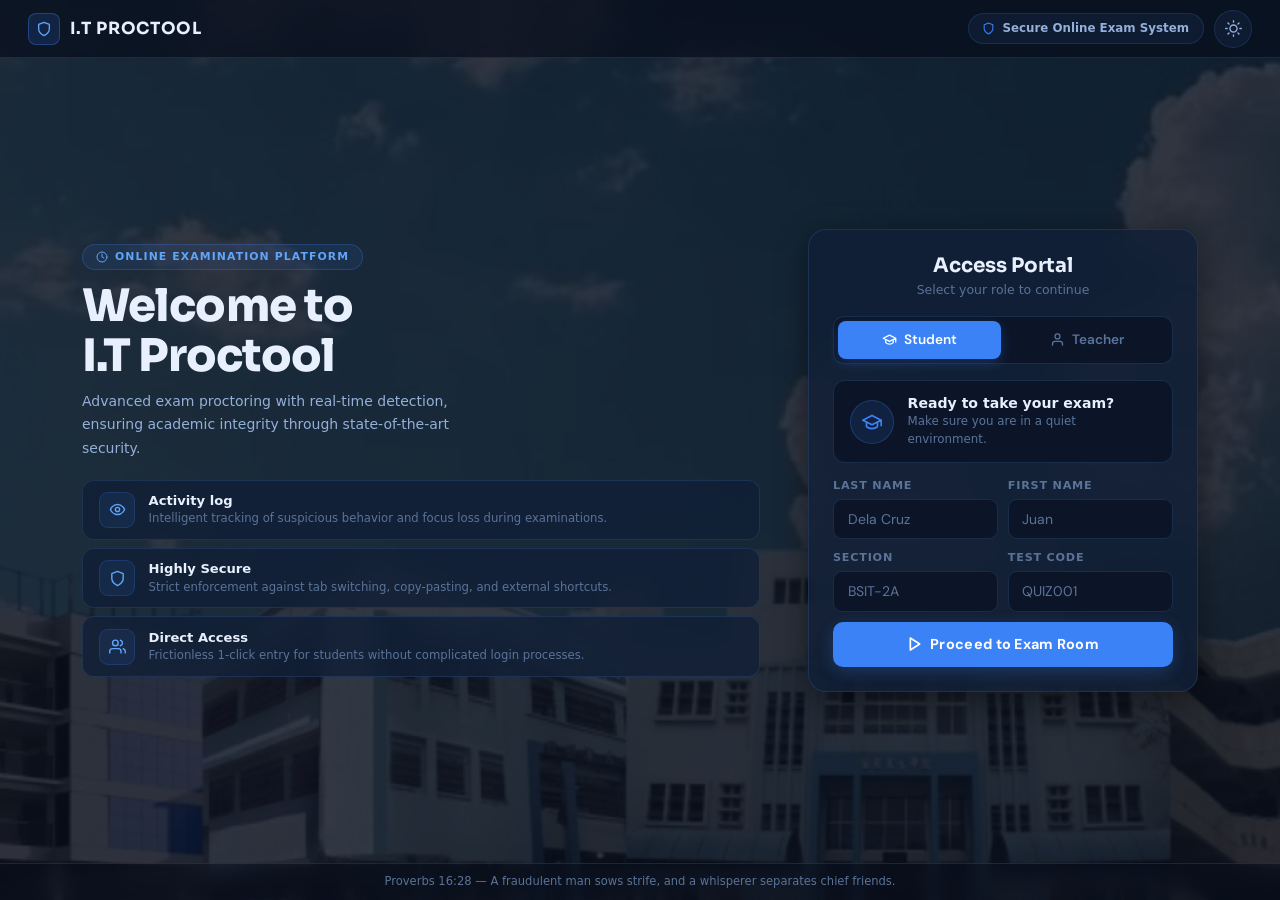
<file: index.html>
<!DOCTYPE html>
<html lang="en" data-theme="dark">
<head>
  <meta charset="UTF-8">
  <meta name="viewport" content="width=device-width, initial-scale=1.0">
  <title>I.T Proctool – Online Exam Portal</title>
  <link rel="stylesheet" href="styles/theme.css">
  <link rel="stylesheet" href="styles/carousel.css">
  <link href="https://cdn.jsdelivr.net/npm/bootstrap@5.3.3/dist/css/bootstrap.min.css" rel="stylesheet">
  <link href="https://cdn.jsdelivr.net/npm/bootstrap-icons@1.11.3/font/bootstrap-icons.css" rel="stylesheet">
  <script>(function(){ const t=localStorage.getItem('proctool-theme')||'dark'; document.documentElement.setAttribute('data-theme',t); })();</script>
  <script>
    // ── Block right-click context menu ────────────────────────────────────────
    document.addEventListener('contextmenu', function(e) { e.preventDefault(); return false; });

    // ── Block DevTools keyboard shortcuts ─────────────────────────────────────
    document.addEventListener('keydown', function(e) {
      // F12
      if (e.key === 'F12') { e.preventDefault(); return false; }
      // Ctrl+Shift+I / Cmd+Opt+I (Inspect)
      if ((e.ctrlKey || e.metaKey) && e.shiftKey && (e.key === 'I' || e.key === 'i')) { e.preventDefault(); return false; }
      // Ctrl+Shift+J / Cmd+Opt+J (Console)
      if ((e.ctrlKey || e.metaKey) && e.shiftKey && (e.key === 'J' || e.key === 'j')) { e.preventDefault(); return false; }
      // Ctrl+Shift+C / Cmd+Opt+C (Inspector picker)
      if ((e.ctrlKey || e.metaKey) && e.shiftKey && (e.key === 'C' || e.key === 'c')) { e.preventDefault(); return false; }
      // Ctrl+U (View source)
      if ((e.ctrlKey || e.metaKey) && (e.key === 'U' || e.key === 'u')) { e.preventDefault(); return false; }
      // Ctrl+S (Save page
      if ((e.ctrlKey || e.metaKey) && (e.key === 'S' || e.key === 's')) { e.preventDefault(); return false; }
      // Ctrl+P (Print)
      if ((e.ctrlKey || e.metaKey) && (e.key === 'P' || e.key === 'p')) { e.preventDefault(); return false; }
    });

    // ── Block scroll (mouse wheel + touch + keyboard scroll keys) ─────────────
    document.addEventListener('wheel', function(e) { e.preventDefault(); }, { passive: false });
    document.addEventListener('touchmove', function(e) { e.preventDefault(); }, { passive: false });
    document.addEventListener('keydown', function(e) {
      if (['ArrowUp','ArrowDown','ArrowLeft','ArrowRight','PageUp','PageDown','Home','End',' '].includes(e.key)) {
        if (!['INPUT','TEXTAREA','SELECT'].includes(document.activeElement.tagName)) {
          e.preventDefault();
        }
      }
    });
  </script>
  <style>
    /* ── Viewport fit: everything in 100vh, no page scroll ── */
    html, body {
      height: 100%; overflow: hidden;
      display: flex; flex-direction: column;
    }

    /* ── Nav: compact ── */
    .top-nav {
      flex-shrink: 0;
      position: relative; z-index: 50;
      display: flex; align-items: center; justify-content: space-between;
      padding: 0.6rem 1.75rem;
      background: rgba(8,14,28,0.7);
      border-bottom: 1px solid var(--border);
      backdrop-filter: blur(16px);
    }
    [data-theme="light"] .top-nav { background: rgba(248,250,253,0.85); }

    .nav-logo { display: flex; align-items: center; gap: 0.6rem; text-decoration: none; color: var(--text-primary); }
    .nav-logo-icon {
      width: 32px; height: 32px;
      background: rgba(59,130,246,0.15); border: 1px solid rgba(59,130,246,0.35);
      border-radius: 8px; display: flex; align-items: center; justify-content: center; color: var(--accent-light);
    }
    .nav-logo-icon svg { width: 16px; height: 16px; stroke: currentColor; fill: none; stroke-width: 2; stroke-linecap: round; stroke-linejoin: round; }
    .nav-logo-name { font-family: 'Sora', sans-serif; font-size: 1.05rem; font-weight: 700; letter-spacing: 0.04em; }
    .nav-right { display: flex; align-items: center; gap: 0.65rem; }
    .nav-badge {
      display: inline-flex; align-items: center; gap: 0.45rem;
      padding: 0.35rem 0.85rem; background: var(--bg-card); border: 1px solid var(--border);
      border-radius: 9999px; font-size: 0.74rem; font-weight: 600;
      color: var(--text-secondary); backdrop-filter: blur(8px);
    }
    .nav-badge svg { width: 13px; height: 13px; stroke: var(--accent); fill: none; stroke-width: 2; stroke-linecap: round; stroke-linejoin: round; }

    /* ── Main: two-column, fills remaining height ── */
    .hero-main {
      flex: 1; display: flex; align-items: stretch;
      max-width: 1180px; margin: 0 auto; width: 100%;
      padding: 1.25rem 2rem; gap: 3rem;
      min-height: 0; /* critical: allow flex child to shrink */
    }

    /* ── Left column: vertically centered, no overflow ── */
    .hero-left {
      flex: 1.1; min-width: 0;
      display: flex; flex-direction: column; justify-content: center;
    }
    .hero-eyebrow {
      display: inline-flex; align-items: center; gap: 0.45rem;
      background: rgba(59,130,246,0.1); border: 1px solid rgba(59,130,246,0.25);
      border-radius: 9999px; padding: 0.25rem 0.8rem;
      font-size: 0.68rem; font-weight: 700; color: var(--accent-light);
      letter-spacing: 0.1em; text-transform: uppercase; margin-bottom: 0.75rem;
      width: fit-content;
    }
    .hero-title {
      font-family: 'Sora', sans-serif;
      font-size: clamp(1.9rem, 3.5vw, 2.8rem); font-weight: 800;
      line-height: 1.1; letter-spacing: -0.02em; color: var(--text-primary); margin-bottom: 0.6rem;
    }
    .hero-subtitle {
      font-size: 0.875rem; color: var(--text-secondary); line-height: 1.65;
      max-width: 420px; margin-bottom: 1.25rem;
    }

    /* ── Feature cards: horizontal row to save vertical space ── */
    .feature-cards { display: flex; flex-direction: column; gap: 0.5rem; }
    .feature-card {
      display: flex; align-items: center; gap: 0.85rem;
      background: var(--bg-card); border: 1px solid var(--border);
      border-radius: 12px; padding: 0.7rem 1rem;
      backdrop-filter: blur(12px); transition: border-color 0.2s, box-shadow 0.2s, transform 0.2s;
    }
    .feature-card:hover { border-color: rgba(59,130,246,0.45); box-shadow: var(--shadow-sm); transform: translateX(3px); }
    .feature-icon {
      width: 36px; height: 36px; flex-shrink: 0;
      background: rgba(59,130,246,0.1); border: 1px solid rgba(59,130,246,0.2);
      border-radius: 9px; display: flex; align-items: center; justify-content: center; color: var(--accent-light);
    }
    .feature-icon svg { width: 17px; height: 17px; stroke: currentColor; fill: none; stroke-width: 2; stroke-linecap: round; stroke-linejoin: round; }
    .feature-text h4 { font-weight: 700; font-size: 0.82rem; color: var(--text-primary); margin-bottom: 0.1rem; }
    .feature-text p { font-size: 0.73rem; color: var(--text-muted); line-height: 1.4; margin: 0; }

    /* ── Right column: portal card, scrollable internally if needed ── */
    .hero-right {
      flex: 0 0 390px; width: 390px;
      display: flex; flex-direction: column; justify-content: center;
    }
    .portal-card {
      background: var(--bg-card); border: 1px solid var(--border);
      border-radius: 18px; padding: 1.5rem;
      backdrop-filter: blur(20px); box-shadow: var(--shadow-md);
      overflow-y: auto; /* allow internal scroll only if truly needed */
      max-height: 100%;
    }
    .portal-card-title {
      font-family: 'Sora', sans-serif; text-align: center;
      font-size: 1.25rem; font-weight: 700; color: var(--text-primary); margin-bottom: 0.2rem;
    }
    .portal-card-sub { text-align: center; font-size: 0.78rem; color: var(--text-muted); margin-bottom: 1rem; }

    .role-toggle {
      display: grid; grid-template-columns: 1fr 1fr; gap: 0.3rem;
      background: var(--bg-input); border: 1px solid var(--border);
      border-radius: 11px; padding: 0.25rem; margin-bottom: 1rem;
    }
    .role-btn {
      display: flex; align-items: center; justify-content: center; gap: 0.45rem;
      padding: 0.55rem 1rem; border: none; border-radius: 8px;
      font-size: 0.85rem; font-weight: 600; cursor: pointer; transition: all 0.2s;
      background: transparent; color: var(--text-muted); font-family: 'DM Sans', sans-serif;
    }
    .role-btn svg { width: 15px; height: 15px; stroke: currentColor; fill: none; stroke-width: 2; stroke-linecap: round; stroke-linejoin: round; }
    .role-btn.active { background: var(--accent); color: #fff; box-shadow: 0 4px 12px var(--accent-glow); }
    .role-btn:not(.active):hover { background: var(--bg-card-hover); color: var(--text-primary); }

    .portal-pane { display: none; }
    .portal-pane.active { display: block; }

    /* ── Student ready banner: compact horizontal ── */
    .student-ready {
      display: flex; align-items: center; gap: 0.85rem;
      background: var(--bg-input); border: 1px solid var(--border);
      border-radius: 12px; padding: 0.85rem 1rem; margin-bottom: 0.9rem;
    }
    .student-ready-icon {
      width: 44px; height: 44px; flex-shrink: 0;
      background: rgba(59,130,246,0.12); border: 1px solid rgba(59,130,246,0.25);
      border-radius: 50%; display: flex; align-items: center; justify-content: center; color: var(--accent);
    }
    .student-ready-icon svg { width: 22px; height: 22px; stroke: currentColor; fill: none; stroke-width: 1.8; stroke-linecap: round; stroke-linejoin: round; }
    .student-ready-text h3 { font-weight: 700; font-size: 0.88rem; color: var(--text-primary); margin-bottom: 0.1rem; }
    .student-ready-text p { font-size: 0.74rem; color: var(--text-muted); margin: 0; }

    .form-label-pt { display: block; font-size: 0.7rem; font-weight: 600; color: var(--text-muted); text-transform: uppercase; letter-spacing: 0.07em; margin-bottom: 0.28rem; }
    .input-pt {
      width: 100%; background: var(--bg-input); border: 1px solid var(--border);
      border-radius: 9px; color: var(--text-primary); padding: 0.55rem 0.85rem;
      font-size: 0.875rem; font-family: 'DM Sans', sans-serif; outline: none;
      transition: border-color 0.2s, box-shadow 0.2s; box-sizing: border-box;
    }
    .input-pt:focus { border-color: var(--accent); box-shadow: 0 0 0 3px var(--accent-glow); }
    .input-pt::placeholder { color: var(--text-muted); }
    .form-row { margin-bottom: 0.65rem; }
    .form-row-2 { display: grid; grid-template-columns: 1fr 1fr; gap: 0.6rem; margin-bottom: 0.65rem; }

    .btn-pt-primary {
      width: 100%; display: flex; align-items: center; justify-content: center; gap: 0.45rem;
      padding: 0.72rem 1.25rem; background: var(--accent); color: #fff;
      border: none; border-radius: 10px; font-size: 0.9rem; font-weight: 700;
      font-family: 'DM Sans', sans-serif; letter-spacing: 0.02em; cursor: pointer;
      transition: background 0.2s, transform 0.15s, box-shadow 0.2s;
      box-shadow: 0 4px 16px var(--accent-glow); margin-top: 0.25rem;
    }
    .btn-pt-primary:hover { background: var(--accent-hover); transform: translateY(-1px); box-shadow: 0 8px 24px var(--accent-glow); }
    .btn-pt-primary:active { transform: translateY(0); }
    .btn-pt-primary:disabled { opacity: 0.55; cursor: not-allowed; transform: none; }
    .btn-pt-primary svg { width: 16px; height: 16px; stroke: currentColor; fill: none; stroke-width: 2.5; stroke-linecap: round; stroke-linejoin: round; }

    /* ── Footer: compact ── */
    footer {
      flex-shrink: 0;
      text-align: center; padding: 0.6rem 2rem; font-size: 0.72rem;
      color: var(--text-muted); border-top: 1px solid var(--border);
      background: rgba(8,14,28,0.5); backdrop-filter: blur(8px);
    }
    [data-theme="light"] footer { background: rgba(248,250,253,0.7); }

    /* ── Toast ── */
    #toast-container { position: fixed; top: 1rem; right: 1rem; z-index: 9999; display: flex; flex-direction: column; gap: 0.5rem; }
    .toast-msg { padding: 0.65rem 1.1rem; border-radius: 9px; font-weight: 500; font-size: 0.84rem; box-shadow: var(--shadow-md); animation: slideIn 0.25s ease; min-width: 220px; max-width: 340px; border-left: 4px solid; }
    .toast-success { background: var(--bg-card); color: #34d399; border-color: #10b981; }
    .toast-error   { background: var(--bg-card); color: #f87171; border-color: #ef4444; }
    .toast-info    { background: var(--bg-card); color: var(--accent-light); border-color: var(--accent); }
    @keyframes slideIn { from { opacity:0; transform:translateX(20px); } to { opacity:1; transform:translateX(0); } }

    /* ── Loading spinner ── */
    .loading-spinner { text-align: center; padding: 1rem 0; }
    .loader { margin: 0 auto; height: 40px; aspect-ratio: 2; border-bottom: 3px solid transparent; background: linear-gradient(90deg, var(--accent) 50%, transparent 0) -25% 100% / 50% 3px repeat-x border-box; position: relative; animation: l3-0 0.75s linear infinite; }
    .loader::before { content: ""; position: absolute; inset: auto 42.5% 0; aspect-ratio: 1; border-radius: 50%; background: var(--accent); animation: l3-1 0.75s cubic-bezier(0, 900, 1, 900) infinite; }
    @keyframes l3-0 { to { background-position: -125% 100%; } }
    @keyframes l3-1 { 0%,2% { bottom:0%; } 98%,to { bottom:0.1%; } }
    .loading-spinner p { font-size: 0.78rem; color: var(--text-muted); margin-top: 0.6rem; }

    /* ── Modals ── */
    .modal-content, .modal-content-custom { background: var(--bg-surface) !important; border: 1px solid var(--border) !important; border-radius: 16px !important; color: var(--text-primary) !important; }
    .modal-header, .modal-header-custom { border-bottom: 1px solid var(--border) !important; background: transparent !important; color: var(--text-primary) !important; }
    .modal-body, .modal-body-custom { color: var(--text-primary) !important; }
    .modal-footer { border-top: 1px solid var(--border) !important; background: transparent !important; }
    .modal-header .btn-close { filter: invert(1) brightness(0.7); }
    [data-theme="light"] .modal-header .btn-close { filter: none; }

    /* ── User select ── */
    body, body * { user-select: none; -webkit-user-select: none; }
    input, textarea, select { user-select: text; -webkit-user-select: text; }
    @keyframes spin { to { transform: rotate(360deg); } }
  </style>
</head>
<body>

<div id="toast-container"></div>

<div class="carousel-bg">
  <div class="carousel-slide active" style="background-image:url('photo1.jpg');"></div>
  <div class="carousel-slide" style="background-image:url('photo2.jpg');"></div>
  <div class="carousel-slide" style="background-image:url('photo3.jpg');"></div>
</div>
<div class="carousel-overlay"></div>

<div class="page-content">
<nav class="top-nav">
  <a href="#" class="nav-logo">
    <div class="nav-logo-icon">
      <svg viewBox="0 0 24 24"><path d="M12 22s8-4 8-10V5l-8-3-8 3v7c0 6 8 10 8 10z"/></svg>
    </div>
    <span class="nav-logo-name">I.T PROCTOOL</span>
  </a>
  <div class="nav-right">
    <div class="nav-badge">
      <svg viewBox="0 0 24 24"><path d="M12 22s8-4 8-10V5l-8-3-8 3v7c0 6 8 10 8 10z"/></svg>
      Secure Online Exam System
    </div>
    <button class="theme-toggle" id="themeToggle" title="Toggle theme">
      <svg class="icon-sun" viewBox="0 0 24 24" xmlns="http://www.w3.org/2000/svg">
        <circle cx="12" cy="12" r="5"/><line x1="12" y1="1" x2="12" y2="3"/><line x1="12" y1="21" x2="12" y2="23"/>
        <line x1="4.22" y1="4.22" x2="5.64" y2="5.64"/><line x1="18.36" y1="18.36" x2="19.78" y2="19.78"/>
        <line x1="1" y1="12" x2="3" y2="12"/><line x1="21" y1="12" x2="23" y2="12"/>
        <line x1="4.22" y1="19.78" x2="5.64" y2="18.36"/><line x1="18.36" y1="5.64" x2="19.78" y2="4.22"/>
      </svg>
      <svg class="icon-moon" viewBox="0 0 24 24" xmlns="http://www.w3.org/2000/svg">
        <path d="M21 12.79A9 9 0 1 1 11.21 3 7 7 0 0 0 21 12.79z"/>
      </svg>
    </button>
  </div>
</nav>

<main class="hero-main">
  <div class="hero-left">
    <div class="hero-eyebrow">
      <svg viewBox="0 0 24 24" width="12" height="12" stroke="currentColor" fill="none" stroke-width="2" stroke-linecap="round" stroke-linejoin="round"><circle cx="12" cy="12" r="10"/><polyline points="12 6 12 12 16 14"/></svg>
      Online Examination Platform
    </div>
    <h1 class="hero-title">Welcome to<br>I.T Proctool</h1>
    <p class="hero-subtitle">Advanced exam proctoring with real-time detection, ensuring academic integrity through state-of-the-art security.</p>
    <div class="feature-cards">
      <div class="feature-card">
        <div class="feature-icon"><svg viewBox="0 0 24 24"><circle cx="12" cy="12" r="3"/><path d="M2 12s3-7 10-7 10 7 10 7-3 7-10 7-10-7-10-7z"/></svg></div>
        <div class="feature-text"><h4>Activity log</h4><p>Intelligent tracking of suspicious behavior and focus loss during examinations.</p></div>
      </div>
      <div class="feature-card">
        <div class="feature-icon"><svg viewBox="0 0 24 24"><path d="M12 22s8-4 8-10V5l-8-3-8 3v7c0 6 8 10 8 10z"/></svg></div>
        <div class="feature-text"><h4>Highly Secure</h4><p>Strict enforcement against tab switching, copy-pasting, and external shortcuts.</p></div>
      </div>
      <div class="feature-card">
        <div class="feature-icon"><svg viewBox="0 0 24 24"><path d="M17 21v-2a4 4 0 0 0-4-4H5a4 4 0 0 0-4 4v2"/><circle cx="9" cy="7" r="4"/><path d="M23 21v-2a4 4 0 0 0-3-3.87"/><path d="M16 3.13a4 4 0 0 1 0 7.75"/></svg></div>
        <div class="feature-text"><h4>Direct Access</h4><p>Frictionless 1-click entry for students without complicated login processes.</p></div>
      </div>
    </div>
  </div>

  <div class="hero-right">
    <div class="portal-card">
      <h2 class="portal-card-title">Access Portal</h2>
      <p class="portal-card-sub">Select your role to continue</p>
      <div class="role-toggle">
        <button class="role-btn active" data-role="student">
          <svg viewBox="0 0 24 24"><path d="M22 10v6M2 10l10-5 10 5-10 5z"/><path d="M6 12v5c3 3 9 3 12 0v-5"/></svg>
          Student
        </button>
        <button class="role-btn" data-role="teacher">
          <svg viewBox="0 0 24 24"><path d="M20 21v-2a4 4 0 0 0-4-4H8a4 4 0 0 0-4 4v2"/><circle cx="12" cy="7" r="4"/></svg>
          Teacher
        </button>
      </div>

      <div class="portal-pane active" id="pane-student">
        <div class="student-ready">
          <div class="student-ready-icon">
            <svg viewBox="0 0 24 24"><path d="M22 10v6M2 10l10-5 10 5-10 5z"/><path d="M6 12v5c3 3 9 3 12 0v-5"/></svg>
          </div>
          <div class="student-ready-text">
            <h3>Ready to take your exam?</h3>
            <p>Make sure you are in a quiet environment.</p>
          </div>
        </div>
        <div class="form-row-2">
          <div><label class="form-label-pt">Last Name</label><input type="text" class="input-pt" id="lastName" placeholder="Dela Cruz" autocomplete="off"></div>
          <div><label class="form-label-pt">First Name</label><input type="text" class="input-pt" id="firstName" placeholder="Juan" autocomplete="off"></div>
        </div>
        <div class="form-row-2">
          <div><label class="form-label-pt">Section</label><input type="text" class="input-pt" id="section" placeholder="BSIT-2A" autocomplete="off"></div>
          <div><label class="form-label-pt">Test Code</label><input type="text" class="input-pt" id="code" placeholder="QUIZ001" autocomplete="off"></div>
        </div>
        <!-- Honeypot field for bot detection — hidden from humans -->
        <div style="position:absolute;left:-9999px;top:-9999px;opacity:0;pointer-events:none;" aria-hidden="true">
          <input type="text" id="hp_email" name="hp_email" tabindex="-1" autocomplete="off">
        </div>
        <button class="btn-pt-primary" id="startBtn">
          <svg viewBox="0 0 24 24"><polygon points="5 3 19 12 5 21 5 3"/></svg>
          Proceed to Exam Room
        </button>
        <div class="loading-spinner" id="startLoadingSpinner" style="display:none;">
          <div class="loader"></div>
          <p>Initializing exam environment...</p>
        </div>
      </div>

      <div class="portal-pane" id="pane-teacher">
        <div class="form-row">
          <label class="form-label-pt">Email Address</label>
          <input type="email" class="input-pt" id="teacherEmail" placeholder="your@email.com" autocomplete="off">
        </div>
        <div class="form-row">
          <label class="form-label-pt">Password</label>
          <input type="password" class="input-pt" id="teacherPassword" placeholder="••••••••">
        </div>
        <button class="btn-pt-primary" id="btn-teacher-login">
          <svg viewBox="0 0 24 24"><path d="M15 3h4a2 2 0 0 1 2 2v14a2 2 0 0 1-2 2h-4"/><polyline points="10 17 15 12 10 7"/><line x1="15" y1="12" x2="3" y2="12"/></svg>
          Access Dashboard
        </button>
      </div>
    </div>
  </div>
</main>

<footer>Proverbs 16:28 — A fraudulent man sows strife, and a whisperer separates chief friends.</footer>

<script src="https://cdn.jsdelivr.net/npm/bootstrap@5.3.3/dist/js/bootstrap.bundle.min.js"></script>
<script>
  // Carousel
  let _slide=0; const _slides=document.querySelectorAll('.carousel-slide');
  if(_slides.length) setInterval(()=>{ _slides[_slide].classList.remove('active'); _slide=(_slide+1)%_slides.length; _slides[_slide].classList.add('active'); },6000);

  document.querySelectorAll('.role-btn').forEach(btn=>{
    btn.addEventListener('click',()=>{
      document.querySelectorAll('.role-btn').forEach(b=>b.classList.remove('active'));
      document.querySelectorAll('.portal-pane').forEach(p=>p.classList.remove('active'));
      btn.classList.add('active');
      document.getElementById('pane-'+btn.dataset.role).classList.add('active');
    });
  });

  // Theme toggle
  document.getElementById('themeToggle').addEventListener('click',()=>{
    const cur=document.documentElement.getAttribute('data-theme')||'dark';
    const next=cur==='dark'?'light':'dark';
    document.documentElement.setAttribute('data-theme',next);
    localStorage.setItem('proctool-theme',next);
  });

  // Toast
  function toast(msg,type='info'){
    const el=document.createElement('div'); el.className='toast-msg toast-'+type; el.textContent=msg;
    document.getElementById('toast-container').appendChild(el);
    setTimeout(()=>el.remove(),3500);
  }

  // Google Sheets URL
  window.ANSWER_API_URL='https://script.google.com/macros/s/AKfycbyWXdbP6hdjKSGdtBMcrVTogwUokmLscK26e__nd3c10jtsiCsu4yavFDOvciAwbQH0MQ/exec';
</script>

</div><!-- .page-content -->

<!-- Modals — placed outside .page-content to avoid stacking context issues -->
<div class="modal fade" id="instructionModal" tabindex="-1" aria-hidden="true">
  <div class="modal-dialog modal-dialog-centered modal-lg">
    <div class="modal-content modal-content-custom">
      <div class="modal-header modal-header-custom"><h5 class="modal-title"><i class="bi bi-info-circle me-2"></i>Exam Instructions</h5><button type="button" class="btn-close" data-bs-dismiss="modal"></button></div>
      <div class="modal-body modal-body-custom">
        <div style="background:rgba(239,68,68,0.08);border:1px solid rgba(239,68,68,0.25);border-radius:10px;padding:1rem;">
          <h6 style="color:var(--danger);margin-bottom:0.75rem;"><i class="bi bi-shield-exclamation me-2"></i>Security &amp; Conduct Policy</h6>
          <ul style="margin:0;padding-left:1.25rem;font-size:0.875rem;color:var(--text-secondary);">
            <li><strong>Fullscreen mode is mandatory</strong> — exiting counts as a violation</li>
            <li>No tab switching or window minimizing during the exam</li>
            <li>No screenshots, screen recording, or external devices</li>
            <li>No copying, pasting, or external resources</li>
            <li>Use the Skip button when needed</li>
            <li>Exam auto-submits after 3 violations</li>
          </ul>
        </div>
      </div>
      <div class="modal-footer"><button type="button" class="btn btn-secondary" id="cancelStart" data-bs-dismiss="modal">Cancel</button><button type="button" class="btn btn-primary" id="agreeBtn">I Understand — Start Exam</button></div>
    </div>
  </div>
</div>
<div class="modal fade" id="duplicateModal" tabindex="-1" aria-hidden="true">
  <div class="modal-dialog modal-dialog-centered"><div class="modal-content modal-content-custom"><div class="modal-header modal-header-custom"><h5 class="modal-title"><i class="bi bi-exclamation-circle-fill me-2" style="color:var(--danger);"></i>Duplicate Entry</h5><button type="button" class="btn-close" data-bs-dismiss="modal"></button></div><div class="modal-body modal-body-custom text-center"><p id="duplicateText">A student with this name and section has already taken this exam. Please contact your instructor.</p></div><div class="modal-footer"><button type="button" class="btn btn-secondary" data-bs-dismiss="modal">Close</button></div></div></div>
</div>
<div class="modal fade" id="errorModal" tabindex="-1" aria-hidden="true">
  <div class="modal-dialog modal-dialog-centered"><div class="modal-content modal-content-custom"><div class="modal-header modal-header-custom"><h5 class="modal-title"><i class="bi bi-exclamation-diamond-fill me-2" style="color:var(--danger);"></i>Error</h5><button type="button" class="btn-close" data-bs-dismiss="modal"></button></div><div class="modal-body modal-body-custom"><div id="errorText" style="padding:0.75rem;border-radius:8px;background:rgba(239,68,68,0.08);border:1px solid rgba(239,68,68,0.25);color:var(--danger);"></div></div><div class="modal-footer"><button type="button" class="btn btn-secondary" id="errorOk" data-bs-dismiss="modal">OK</button></div></div></div>
</div>
<div class="modal fade" id="noInternetModal" tabindex="-1" aria-hidden="true">
  <div class="modal-dialog modal-dialog-centered"><div class="modal-content modal-content-custom"><div class="modal-header modal-header-custom"><h5 class="modal-title"><i class="bi bi-wifi-off me-2"></i>Connection Required</h5><button type="button" class="btn-close" data-bs-dismiss="modal"></button></div><div class="modal-body modal-body-custom text-center"><p id="noInternetText">No stable internet connection detected. Please check and try again.</p></div><div class="modal-footer"><button type="button" class="btn btn-primary" id="retryOnline">Retry Connection</button></div></div></div>
</div>

<script src="scripts/login.js"></script>

<script>
  window.PHP_API_BASE=window.location.origin+window.location.pathname.replace(/\/[^\/]*$/,'')+'/api';
  const btnTeacherLogin=document.getElementById('btn-teacher-login');
  async function doTeacherLogin(){
    const email=document.getElementById('teacherEmail').value.trim();
    const password=document.getElementById('teacherPassword').value;
    if(!email||!password){toast('Please enter both email and password','error');return;}
    btnTeacherLogin.disabled=true;
    btnTeacherLogin.innerHTML='Authenticating...';
    try{
      const res=await fetch(window.PHP_API_BASE+'/auth_teacher.php',{method:'POST',headers:{'Content-Type':'application/json'},body:JSON.stringify({email,password})});
      const data=await res.json();
      if(data.success){
        localStorage.setItem('userRole','teacher');
        localStorage.setItem('teacherData',JSON.stringify(data.teacher));
        toast('Login successful! Redirecting...','success');
        setTimeout(()=>{window.location.href='teacher/dashboard.html';},700);
      }else{toast(data.message||'Invalid credentials','error');}
    }catch(e){toast('Connection error. Is the server running?','error');}
    finally{
      btnTeacherLogin.disabled=false;
      btnTeacherLogin.innerHTML='<svg viewBox="0 0 24 24" width="17" height="17" stroke="currentColor" fill="none" stroke-width="2" stroke-linecap="round" stroke-linejoin="round"><path d="M15 3h4a2 2 0 0 1 2 2v14a2 2 0 0 1-2 2h-4"/><polyline points="10 17 15 12 10 7"/><line x1="15" y1="12" x2="3" y2="12"/></svg> Access Dashboard';
    }
  }
  btnTeacherLogin.addEventListener('click',doTeacherLogin);
  document.getElementById('teacherPassword').addEventListener('keydown',e=>e.key==='Enter'&&doTeacherLogin());
</script>

<script src="styles/carousel.js"></script>
</body>
</html>
</file>
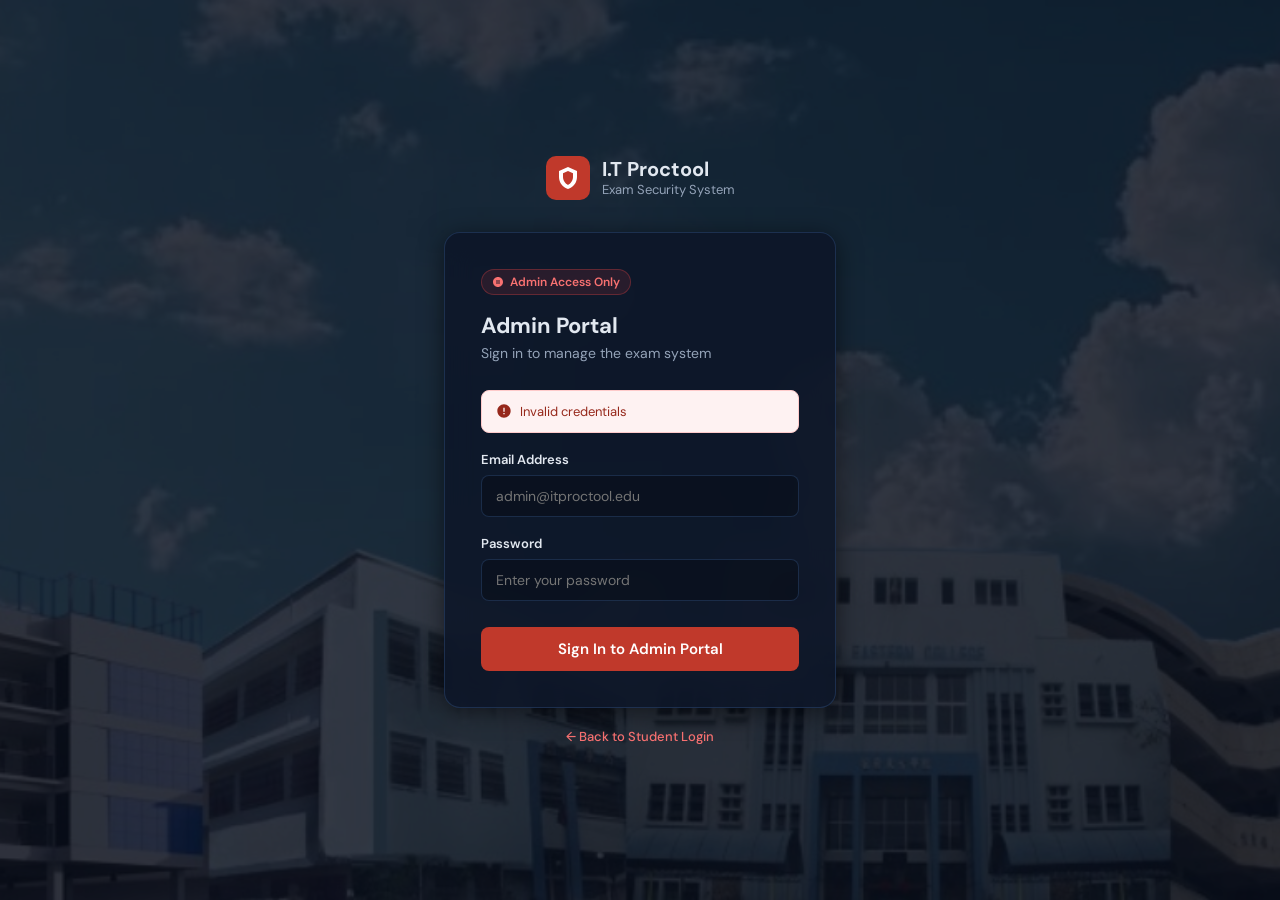
<file: admin/index.html>
<!DOCTYPE html>
<html lang="en">
<head>
  <meta charset="UTF-8" />
  <meta name="viewport" content="width=device-width, initial-scale=1.0" />
  <title>I.T Proctool — Admin Login</title>
  <link rel="preconnect" href="https://fonts.googleapis.com" />
  <link href="https://fonts.googleapis.com/css2?family=DM+Sans:wght@400;500;600;700&family=DM+Mono:wght@400;500&display=swap" rel="stylesheet" />
  <link rel="stylesheet" href="../styles/carousel.css" />
  <script>(function(){ const t=localStorage.getItem('proctool-theme')||'dark'; document.documentElement.setAttribute('data-theme',t); })();</script>
  <style>
    *, *::before, *::after { box-sizing: border-box; margin: 0; padding: 0; }

    :root {
      --red: #c0392b;
      --red-dark: #96281b;
      --red-light: #e74c3c;
      --white: #ffffff;
      --text: #1a1a2e;
      --muted: #64748b;
      --border: #e2e8f0;
      --shadow: 0 4px 24px rgba(0,0,0,0.10);
    }

    [data-theme="dark"] {
      --text: #e2e8f0;
      --muted: #94a3b8;
      --border: rgba(59,96,148,0.35);
      --white: rgba(13,22,40,0.88);
      --shadow: 0 4px 24px rgba(0,0,0,0.50);
    }

    body {
      font-family: 'DM Sans', sans-serif;
      background: transparent;
      min-height: 100vh;
    }

    .login-wrapper {
      width: 100%;
      max-width: 440px;
      padding: 24px;
    }

    .brand {
      display: flex;
      align-items: center;
      gap: 12px;
      margin-bottom: 32px;
      justify-content: center;
    }

    .brand-icon {
      width: 44px;
      height: 44px;
      background: var(--red);
      border-radius: 10px;
      display: flex;
      align-items: center;
      justify-content: center;
    }

    .brand-icon svg { width: 24px; height: 24px; fill: white; }

    .brand-text h1 {
      font-size: 20px;
      font-weight: 700;
      color: var(--text);
      line-height: 1.2;
    }

    .brand-text p {
      font-size: 13px;
      color: var(--muted);
    }

    .card {
      background: var(--white);
      border-radius: 16px;
      padding: 36px;
      box-shadow: var(--shadow);
      border: 1px solid var(--border);
      backdrop-filter: blur(14px);
    }

    .card-header {
      margin-bottom: 28px;
    }

    .card-header h2 {
      font-size: 22px;
      font-weight: 700;
      color: var(--text);
      margin-bottom: 4px;
    }

    .card-header p {
      font-size: 14px;
      color: var(--muted);
    }

    .form-group {
      margin-bottom: 18px;
    }

    label {
      display: block;
      font-size: 13px;
      font-weight: 600;
      color: var(--text);
      margin-bottom: 7px;
    }

    input {
      width: 100%;
      padding: 11px 14px;
      border: 1.5px solid var(--border);
      border-radius: 8px;
      font-size: 14px;
      font-family: 'DM Sans', sans-serif;
      color: var(--text);
      background: rgba(255,255,255,0.08);
      outline: none;
      transition: border-color 0.2s, box-shadow 0.2s;
    }

    [data-theme="dark"] input {
      background: rgba(0,0,0,0.25);
      color: #e2e8f0;
    }

    input:focus {
      border-color: var(--red);
      box-shadow: 0 0 0 3px rgba(192,57,43,0.12);
      background: rgba(255,255,255,0.12);
    }

    input.error { border-color: var(--red-light); }

    .error-msg {
      font-size: 12px;
      color: var(--red-light);
      margin-top: 5px;
      display: none;
    }

    .error-msg.show { display: block; }

    .alert {
      padding: 12px 14px;
      border-radius: 8px;
      font-size: 13px;
      margin-bottom: 18px;
      display: none;
      align-items: center;
      gap: 8px;
    }

    .alert.error {
      background: #fef2f2;
      border: 1px solid #fecaca;
      color: var(--red-dark);
      display: flex;
    }

    .btn {
      width: 100%;
      padding: 12px;
      background: var(--red);
      color: white;
      border: none;
      border-radius: 8px;
      font-size: 15px;
      font-weight: 600;
      font-family: 'DM Sans', sans-serif;
      cursor: pointer;
      transition: background 0.2s, transform 0.1s;
      margin-top: 8px;
    }

    .btn:hover { background: var(--red-dark); }
    .btn:active { transform: scale(0.98); }
    .btn:disabled { opacity: 0.7; cursor: not-allowed; }

    .back-link {
      text-align: center;
      margin-top: 20px;
      font-size: 13px;
      color: var(--muted);
    }

    .back-link a {
      color: #f87171;
      text-decoration: none;
      font-weight: 500;
    }

    .admin-badge {
      display: inline-flex;
      align-items: center;
      gap: 6px;
      background: rgba(239,68,68,0.12);
      border: 1px solid rgba(239,68,68,0.3);
      color: #f87171;
      font-size: 12px;
      font-weight: 600;
      padding: 4px 10px;
      border-radius: 20px;
      margin-bottom: 16px;
    }
  </style>
</head>
<body>

<!-- Background Carousel -->
<div class="carousel-bg">
  <div class="carousel-slide active" style="background-image:url('../photo1.jpg');"></div>
  <div class="carousel-slide" style="background-image:url('../photo2.jpg');"></div>
  <div class="carousel-slide" style="background-image:url('../photo3.jpg');"></div>
</div>
<div class="carousel-overlay"></div>

<div class="page-content" style="display:flex;align-items:center;justify-content:center;">
  <div class="login-wrapper">
    <div class="brand">
      <div class="brand-icon">
        <svg viewBox="0 0 24 24"><path d="M12 1L3 5v6c0 5.55 3.84 10.74 9 12 5.16-1.26 9-6.45 9-12V5L12 1zm0 4l5 2.18V11c0 3.44-2.37 6.66-5 7.93C9.37 17.66 7 14.44 7 11V7.18L12 5z"/></svg>
      </div>
      <div class="brand-text">
        <h1>I.T Proctool</h1>
        <p>Exam Security System</p>
      </div>
    </div>

    <div class="card">
      <div class="card-header">
        <div class="admin-badge">
          <svg width="12" height="12" viewBox="0 0 24 24" fill="currentColor"><path d="M12 2C6.48 2 2 6.48 2 12s4.48 10 10 10 10-4.48 10-10S17.52 2 12 2zm-1 14H9V8h2v8zm4 0h-2V8h2v8z"/></svg>
          Admin Access Only
        </div>
        <h2>Admin Portal</h2>
        <p>Sign in to manage the exam system</p>
      </div>

      <div class="alert error" id="loginError">
        <svg width="16" height="16" viewBox="0 0 24 24" fill="currentColor"><path d="M12 2C6.48 2 2 6.48 2 12s4.48 10 10 10 10-4.48 10-10S17.52 2 12 2zm1 15h-2v-2h2v2zm0-4h-2V7h2v6z"/></svg>
        <span id="loginErrorMsg">Invalid credentials</span>
      </div>

      <form id="loginForm" novalidate>
        <div class="form-group">
          <label for="email">Email Address</label>
          <input type="email" id="email" placeholder="admin@itproctool.edu" autocomplete="username" />
          <span class="error-msg" id="emailErr">Please enter a valid email.</span>
        </div>
        <div class="form-group">
          <label for="password">Password</label>
          <input type="password" id="password" placeholder="Enter your password" autocomplete="current-password" />
          <span class="error-msg" id="passErr">Password is required.</span>
        </div>
        <button type="submit" class="btn" id="submitBtn">Sign In to Admin Portal</button>
      </form>
    </div>

    <div class="back-link">
      <a href="../index.html">← Back to Student Login</a>
    </div>
  </div><!-- .login-wrapper -->
</div><!-- .page-content -->

<script src="../styles/carousel.js"></script>
<script>
    // Check if already logged in
    if (sessionStorage.getItem('adminAuth')) {
      window.location.href = 'dashboard.html';
    }

    const form = document.getElementById('loginForm');
    const emailEl = document.getElementById('email');
    const passEl = document.getElementById('password');
    const loginError = document.getElementById('loginError');
    const loginErrorMsg = document.getElementById('loginErrorMsg');
    const submitBtn = document.getElementById('submitBtn');

    function showFieldErr(input, errEl) {
      input.classList.add('error');
      errEl.classList.add('show');
    }

    function clearFieldErr(input, errEl) {
      input.classList.remove('error');
      errEl.classList.remove('show');
    }

    emailEl.addEventListener('input', () => clearFieldErr(emailEl, document.getElementById('emailErr')));
    passEl.addEventListener('input', () => clearFieldErr(passEl, document.getElementById('passErr')));

    form.addEventListener('submit', async (e) => {
      e.preventDefault();
      loginError.style.display = 'none';

      let valid = true;
      const email = emailEl.value.trim();
      const pass = passEl.value;

      if (!email || !/^[^\s@]+@[^\s@]+\.[^\s@]+$/.test(email)) {
        showFieldErr(emailEl, document.getElementById('emailErr'));
        valid = false;
      }
      if (!pass) {
        showFieldErr(passEl, document.getElementById('passErr'));
        valid = false;
      }
      if (!valid) return;

      submitBtn.disabled = true;
      submitBtn.textContent = 'Signing in…';

      try {
        const res = await fetch('../api/auth_admin.php', {
          method: 'POST',
          headers: { 'Content-Type': 'application/json' },
          body: JSON.stringify({ email, password: pass })
        });
        const data = await res.json();

        if (data.success) {
          sessionStorage.setItem('adminAuth', JSON.stringify(data.admin));
          window.location.href = 'dashboard.html';
        } else {
          loginError.style.display = 'flex';
          loginErrorMsg.textContent = data.message || 'Invalid credentials.';
        }
      } catch (err) {
        loginError.style.display = 'flex';
        loginErrorMsg.textContent = 'Connection error. Check that the server is running.';
      } finally {
        submitBtn.disabled = false;
        submitBtn.textContent = 'Sign In to Admin Portal';
      }
    });
  </script>
</body>
</html>
</file>
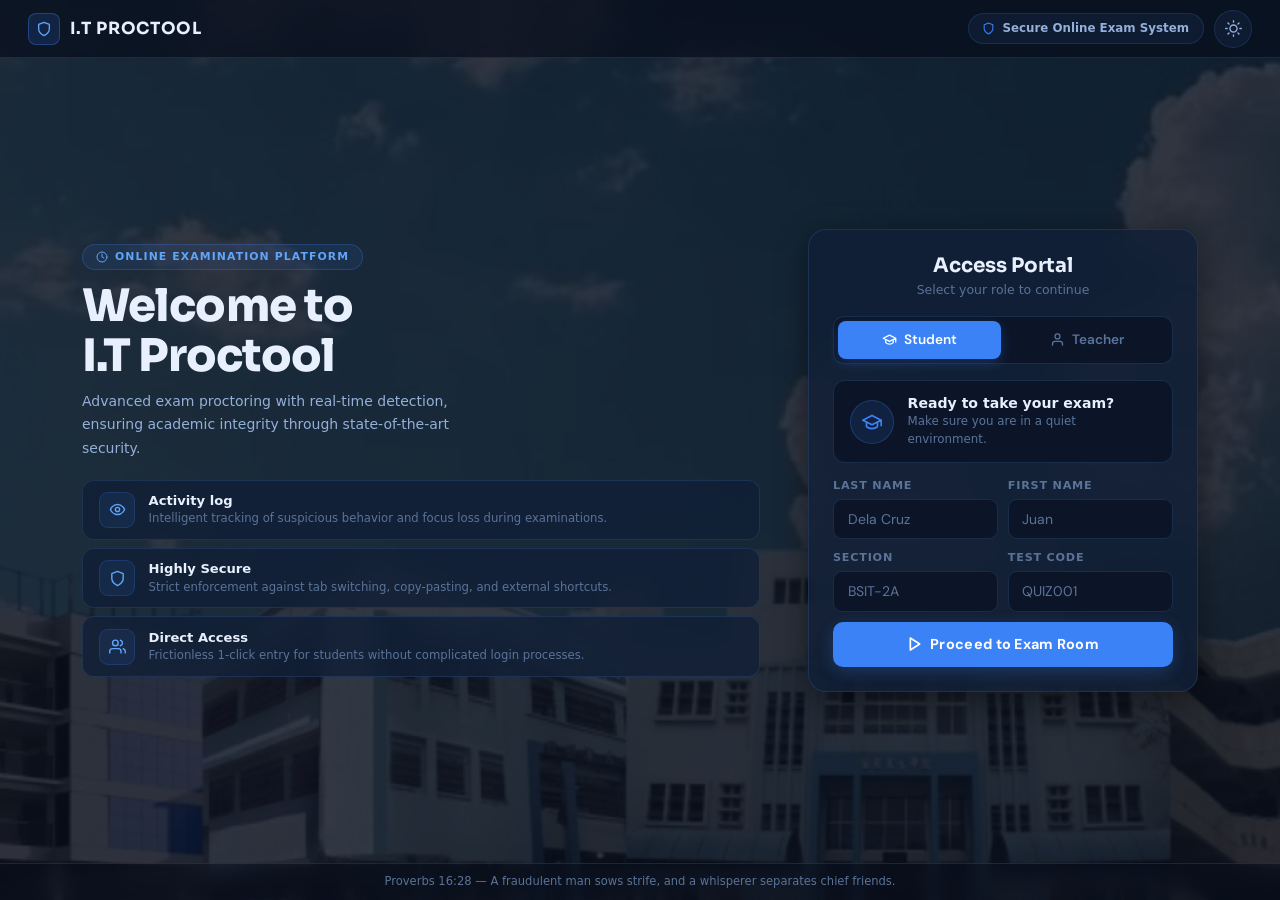
<file: exam.html>
<!DOCTYPE html>
<html lang="en" data-bs-theme="dark">
<head>
  <meta charset="UTF-8">
  <meta name="viewport" content="width=device-width, initial-scale=1.0">
  <title>Exam - Information Technology Proctor</title>
  <link href="https://cdn.jsdelivr.net/npm/bootstrap@5.3.3/dist/css/bootstrap.min.css" rel="stylesheet">
  <link href="https://cdn.jsdelivr.net/npm/bootstrap-icons@1.11.3/font/bootstrap-icons.css" rel="stylesheet">
  <link href="https://fonts.googleapis.com/css2?family=Inter:wght@300;400;500;600;700&display=swap" rel="stylesheet">
  <link rel="stylesheet" href="styles/style.css">
  <script>
    // ── Block right-click context menu ────────────────────────────────────────
    document.addEventListener('contextmenu', function(e) { e.preventDefault(); return false; });

    // ── Block DevTools keyboard shortcuts ─────────────────────────────────────
    document.addEventListener('keydown', function(e) {
      if (e.key === 'F12') { e.preventDefault(); return false; }
      if ((e.ctrlKey || e.metaKey) && e.shiftKey && ['I','i','J','j','C','c'].includes(e.key)) { e.preventDefault(); return false; }
      if ((e.ctrlKey || e.metaKey) && ['U','u','S','s','P','p'].includes(e.key)) { e.preventDefault(); return false; }
    });

    // ── Block scroll (wheel + touch + keyboard scroll keys) ───────────────────
    document.addEventListener('wheel',     function(e) { e.preventDefault(); }, { passive: false });
    document.addEventListener('touchmove', function(e) { e.preventDefault(); }, { passive: false });
    document.addEventListener('keydown', function(e) {
      if (['ArrowUp','ArrowDown','PageUp','PageDown','Home','End',' '].includes(e.key)) {
        if (!['INPUT','TEXTAREA','SELECT'].includes(document.activeElement.tagName)) {
          e.preventDefault();
        }
      }
    });
  </script>
  <style>
    html, body { overflow: hidden; }
    /* Fullscreen enforcement styling */
    #fullscreenWarning {
      position: fixed;
      top: 0;
      left: 0;
      width: 100%;
      height: 100%;
      background: rgba(0, 0, 0, 0.95);
      color: white;
      display: none;
      flex-direction: column;
      justify-content: center;
      align-items: center;
      z-index: 9999;
      text-align: center;
      padding: 2rem;
    }
    
    #fullscreenWarning.active {
      display: flex;
    }
    
    #fullscreenWarning h1 {
      color: #ff6b6b;
      font-size: 3rem;
      margin-bottom: 1rem;
    }
    
    #fullscreenWarning p {
      font-size: 1.2rem;
      margin-bottom: 2rem;
      max-width: 600px;
    }
    
    .fullscreen-btn {
      padding: 1rem 3rem;
      font-size: 1.2rem;
      background: #4285f4;
      color: white;
      border: none;
      border-radius: 8px;
      cursor: pointer;
      transition: all 0.3s;
    }
    
    .fullscreen-btn:hover {
      background: #357ae8;
      transform: scale(1.05);
    }
  </style>
</head>
<body>
  <!-- Fullscreen Warning Overlay -->
  <div id="fullscreenWarning">
    <i class="bi bi-fullscreen" style="font-size: 5rem; margin-bottom: 1rem; color: #4285f4;"></i>
    <h1>⚠️ Fullscreen Required</h1>
    <p>You have exited fullscreen mode. This is a violation. Please return to fullscreen to continue your exam.</p>
    <button class="fullscreen-btn" onclick="enterFullscreenMode()">
      <i class="bi bi-fullscreen me-2"></i>Return to Fullscreen
    </button>
    <p style="margin-top: 2rem; font-size: 0.9rem; color: #999;">
      Violations remaining: <span id="violationsRemaining">3</span><br>
      After 3 violations, your exam will be automatically submitted.
    </p>
  </div>

  <div class="carousel-bg">
    <div class="carousel-slide active" style="background-image: url('photo1.jpg');"></div>
    <div class="carousel-slide" style="background-image: url('photo2.jpg');"></div>
    <div class="carousel-slide" style="background-image: url('photo3.jpg');"></div>
  </div>
  
  <header class="header-bg">
    <h1>Exam In Progress</h1>
  </header>

  <main class="container py-4 exam-main">
    <div class="hud-pills">
      <span class="pill-custom" id="examProgress">Questions 0/0</span>
      <span class="pill-custom" id="skippedPill">Check Skipped Questions 0</span>
      <span class="pill-custom" id="examTimer">Time: 00:00</span>
    </div>

    <div id="examQuiz" class="w-100">
      <!-- Questions are rendered here by scripts/exam.js -->
    </div>
  </main>

  <footer class="mt-auto">Proverbs 16:28 A fraudulent man sows strife: and a whisperer separates chief friends.</footer>
  
  <!-- Bootstrap JS -->
  <script src="https://cdn.jsdelivr.net/npm/bootstrap@5.3.3/dist/js/bootstrap.bundle.min.js"></script>

  <!-- Carousel Script -->
  <script>
    let currentSlide = 0;
    const slides = document.querySelectorAll('.carousel-slide');
    
    function rotateCarousel() {
      slides.forEach((slide, index) => {
        slide.classList.remove('active');
      });
      currentSlide = (currentSlide + 1) % slides.length;
      slides[currentSlide].classList.add('active');
    }
    
    setInterval(rotateCarousel, 6000);
  </script>

  <!-- Fullscreen Management -->
  <script>
    function requestFullscreen() {
      const el = document.documentElement;
      if (el.requestFullscreen) return el.requestFullscreen();
      if (el.mozRequestFullScreen) return el.mozRequestFullScreen();
      if (el.webkitRequestFullscreen) return el.webkitRequestFullscreen();
      if (el.msRequestFullscreen) return el.msRequestFullscreen();
      return Promise.resolve();
    }

    function inFullscreen() {
      return !!(document.fullscreenElement || document.webkitFullscreenElement ||
                document.mozFullScreenElement || document.msFullscreenElement);
    }

    function showFullscreenWarning() {
      const warning = document.getElementById('fullscreenWarning');
      if (warning) {
        warning.classList.add('active');
      }
    }

    function hideFullscreenWarning() {
      const warning = document.getElementById('fullscreenWarning');
      if (warning) {
        warning.classList.remove('active');
      }
    }

    async function enterFullscreenMode() {
      try {
        await requestFullscreen();
        hideFullscreenWarning();
        console.log('[Fullscreen] Re-entered fullscreen mode');
      } catch (e) {
        console.warn('[Fullscreen] Failed to enter fullscreen:', e);
        alert('⚠️ Fullscreen mode is required. Please allow fullscreen when prompted.');
      }
    }

    function updateViolationsRemaining() {
      try {
        const warnings = parseInt(sessionStorage.getItem('exam_behavior_warnings_v1') || '0', 10);
        const remaining = Math.max(0, 3 - warnings);
        const elem = document.getElementById('violationsRemaining');
        if (elem) {
          elem.textContent = remaining;
          if (remaining <= 1) {
            elem.style.color = '#ff6b6b';
            elem.style.fontWeight = 'bold';
          }
        }
      } catch (e) {}
    }

    function checkFullscreenStatus() {
      if (!inFullscreen() && sessionStorage.getItem('exam_fullscreen_required') === 'true') {
        showFullscreenWarning();
        updateViolationsRemaining();
      } else {
        hideFullscreenWarning();
      }
    }

    document.addEventListener('fullscreenchange', checkFullscreenStatus);
    document.addEventListener('webkitfullscreenchange', checkFullscreenStatus);
    document.addEventListener('mozfullscreenchange', checkFullscreenStatus);
    document.addEventListener('msfullscreenchange', checkFullscreenStatus);

    setInterval(checkFullscreenStatus, 2000);
    setInterval(updateViolationsRemaining, 1000);
  </script>

  <!-- Warning Modal -->
  <div class="modal fade" id="warningModal" tabindex="-1" aria-labelledby="warningModalLabel" aria-hidden="true">
    <div class="modal-dialog modal-dialog-centered">
      <div class="modal-content modal-content-custom">
        <div class="modal-header modal-header-custom">
          <h5 class="modal-title" id="warningModalLabel">
            <i class="bi bi-exclamation-triangle-fill text-warning me-2"></i>Warning
          </h5>
          <button type="button" class="btn-close btn-close-white" data-bs-dismiss="modal" aria-label="Close"></button>
        </div>
        <div class="modal-body text-center modal-body-custom">
          <div class="warn-text mb-3">⚠ Do not switch tabs or minimize the exam.</div>
          <p id="warningText">This is your first warning. Continuing will restore fullscreen.</p>
        </div>
        <div class="modal-footer">
          <button type="button" class="btn btn-accent" id="continueBtn">Continue Exam</button>
          <button type="button" class="btn btn-secondary" id="exitBtn" data-bs-dismiss="modal">Exit Exam</button>
        </div>
      </div>
    </div>
  </div>

  <!-- Skipped Questions Modal -->
  <div class="modal fade" id="skippedModal" tabindex="-1" aria-labelledby="skippedModalLabel" aria-hidden="true">
    <div class="modal-dialog modal-lg modal-dialog-centered">
      <div class="modal-content modal-content-custom">
        <div class="modal-header modal-header-custom">
          <h5 class="modal-title" id="skippedModalLabel">
            <i class="bi bi-skip-forward-circle me-2"></i>Review Skipped Questions
          </h5>
          <button type="button" class="btn-close" data-bs-dismiss="modal" aria-label="Close"></button>
        </div>
        <div class="modal-body">
          <div id="skippedList" class="d-flex flex-wrap gap-2"></div>
        </div>
      </div>
    </div>
  </div>

  <!-- Confirm Modal -->
  <div class="modal fade" id="confirmModal" tabindex="-1" aria-labelledby="confirmModalLabel" aria-hidden="true">
    <div class="modal-dialog modal-dialog-centered">
      <div class="modal-content modal-content-custom">
        <div class="modal-header modal-header-custom">
          <h5 class="modal-title" id="confirmModalLabel">Confirm Answer</h5>
          <button type="button" class="btn-close btn-close-white" data-bs-dismiss="modal" aria-label="Close"></button>
        </div>
        <div class="modal-body text-center modal-body-custom">
          <p id="confirmText">Are you sure you want to submit this answer?</p>
        </div>
        <div class="modal-footer">
          <button type="button" class="btn btn-accent" id="confirmYes">Yes</button>
          <button type="button" class="btn btn-secondary" id="confirmNo" data-bs-dismiss="modal">No</button>
        </div>
      </div>
    </div>
  </div>

  <!-- Duplicate Modal -->
  <div class="modal fade" id="duplicateModal" tabindex="-1" aria-labelledby="duplicateModalLabel" aria-hidden="true">
    <div class="modal-dialog modal-dialog-centered">
      <div class="modal-content modal-content-custom">
        <div class="modal-header modal-header-custom">
          <h5 class="modal-title" id="duplicateModalLabel">
            <i class="bi bi-exclamation-triangle-fill text-warning me-2"></i>Duplicate Entry
          </h5>
          <button type="button" class="btn-close btn-close-white" data-bs-dismiss="modal" aria-label="Close"></button>
        </div>
        <div class="modal-body text-center modal-body-custom">
          <div class="warn-text mb-3">⚠ Duplicate Name Detected</div>
          <p id="duplicateText">A record with this name already exists. Please contact your instructor.</p>
        </div>
        <div class="modal-footer">
          <button type="button" class="btn btn-accent" id="duplicateOk" data-bs-dismiss="modal">OK</button>
        </div>
      </div>
    </div>
  </div>

  <!-- Error Modal -->
  <div class="modal fade" id="errorModal" tabindex="-1" aria-labelledby="errorModalLabel" aria-hidden="true">
    <div class="modal-dialog">
      <div class="modal-content">
        <div class="modal-header">
          <h5 class="modal-title" id="errorModalLabel">Error</h5>
          <button type="button" class="btn-close" data-bs-dismiss="modal" aria-label="Close"></button>
        </div>
        <div class="modal-body">
          <div id="errorText" class="alert alert-danger"></div>
        </div>
        <div class="modal-footer">
          <button type="button" class="btn btn-secondary" id="errorOk" data-bs-dismiss="modal">OK</button>
        </div>
      </div>
    </div>
  </div>

  <script>
    // Global API endpoints
    window.ANSWER_API_URL = 'https://script.google.com/macros/s/AKfycbx8Onmq8LVYzmIRiA_wklokZZ1W1wPi9u08XdM_RNRvRbgrW2lxoGoFYGHbt1Eg8VgR_w/exec';
    window.NEXTJS_API_URL = 'http://localhost:3000'; // Change to your production URL
  </script>
  <script src="js/config.js"></script>
  <script src="scripts/exam.js"></script>
</body>
</html>
</file>
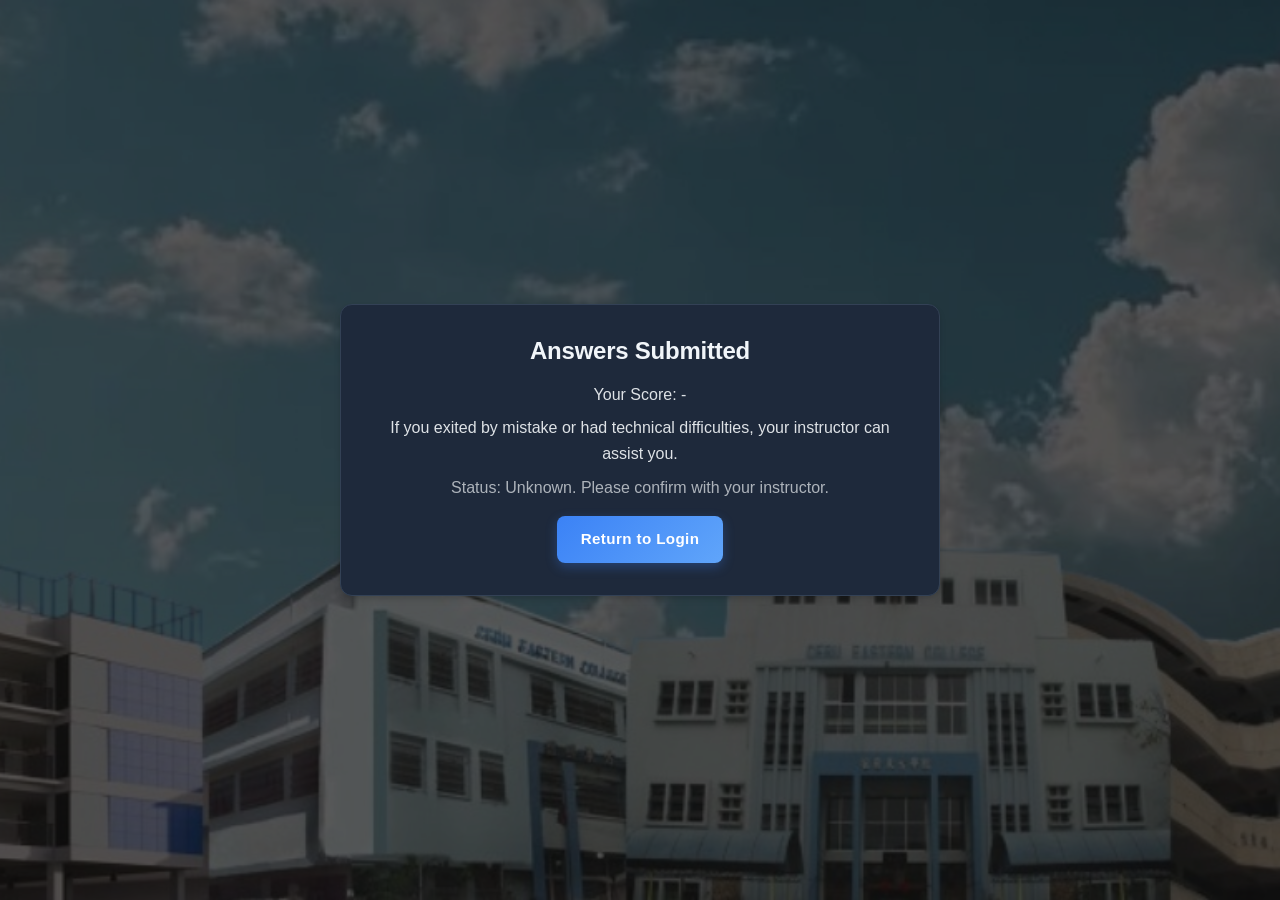
<file: exit.html>
<!DOCTYPE html>
<html lang="en" data-bs-theme="dark">
<head>
  <meta charset="utf-8">
  <meta name="viewport" content="width=device-width, initial-scale=1">
  <title>Exit - Exam</title>
  <link href="https://cdn.jsdelivr.net/npm/bootstrap@5.3.3/dist/css/bootstrap.min.css" rel="stylesheet">
  <link rel="stylesheet" href="styles/style.css">
  <style> .center{min-height:60vh;display:flex;align-items:center;justify-content:center;flex-direction:column;} </style>
</head>
<body>
  <!-- Carousel Background -->
  <div class="carousel-bg">
    <div class="carousel-slide active" style="background-image: url('photo1.jpg');"></div>
    <div class="carousel-slide" style="background-image: url('photo2.jpg');"></div>
    <div class="carousel-slide" style="background-image: url('photo3.jpg');"></div>
  </div>

  <main class="container center">
    <div class="card card-custom text-center" id="exitCard">
      <div class="card-body">
        <h2 class="card-title">Answers Submitted</h2>
  <p id="scoreText" class="mb-2">Your Score: -</p>
  <p id="violationText" class="mb-2">If you exited by mistake or had technical difficulties, your instructor can assist you.</p>
  <p id="submitStatusText" class="mb-2 text-muted">Submitting status: checking...</p>
        <div class="d-flex gap-2 justify-content-center mt-3">
          <a href="index.html" class="btn btn-accent">Return to Login</a>
        </div>
      </div>
    </div>
  </main>
  <!-- Carousel Script -->
  <script>
    // Auto-rotate carousel background slides every 8 seconds
    let currentSlide = 0;
    const slides = document.querySelectorAll('.carousel-slide');
    
    function rotateCarousel() {
      slides.forEach((slide, index) => {
        slide.classList.remove('active');
      });
      currentSlide = (currentSlide + 1) % slides.length;
      slides[currentSlide].classList.add('active');
    }
    
    // Start carousel rotation when page loads
    setInterval(rotateCarousel, 6000);
  </script>

  <script>
    (function(){
      const params = new URLSearchParams(location.search);
      const vio = params.get('violated');
      const score = params.get('score');
      if (score) {
        const st = document.getElementById('scoreText'); if (st) st.textContent = 'Final Score: ' + score;
      }
      const reason = params.get('reason');
      const card = document.getElementById('exitCard');
      if (vio === '1') {
        if (card) card.classList.add('card-violated');
        const vt = document.getElementById('violationText'); if (vt) vt.textContent = reason ? `Exam submitted due to: ${reason}` : 'Exam submitted due to policy violation.';
      }
      // Read submission status from localStorage (set by runtimes)
      try {
        const s = localStorage.getItem('exam_submission_status_v1');
        const el = document.getElementById('submitStatusText');
        if (el) {
          if (s === 'submitted') { el.textContent = 'Status: Submitted.'; el.classList.remove('text-muted'); el.classList.add('text-success'); }
          else if (s === 'queued') { el.textContent = 'Status: Queued (will auto-submit when online).'; el.classList.remove('text-muted'); el.classList.add('text-warning'); }
          else { el.textContent = 'Status: Unknown. Please confirm with your instructor.'; }
        }
      } catch (e) {}
      const closeBtn = document.getElementById('closeBtn');
      if (closeBtn) closeBtn.addEventListener('click', () => {
        try { window.open('','_self'); window.close(); setTimeout(() => { if (!window.closed) alert('Browser prevented closing the window. Please close the tab manually.'); }, 300); } catch (e) { alert('Please close this tab or window manually.'); }
      });
    })();
  </script>
</body>
</html>
</file>
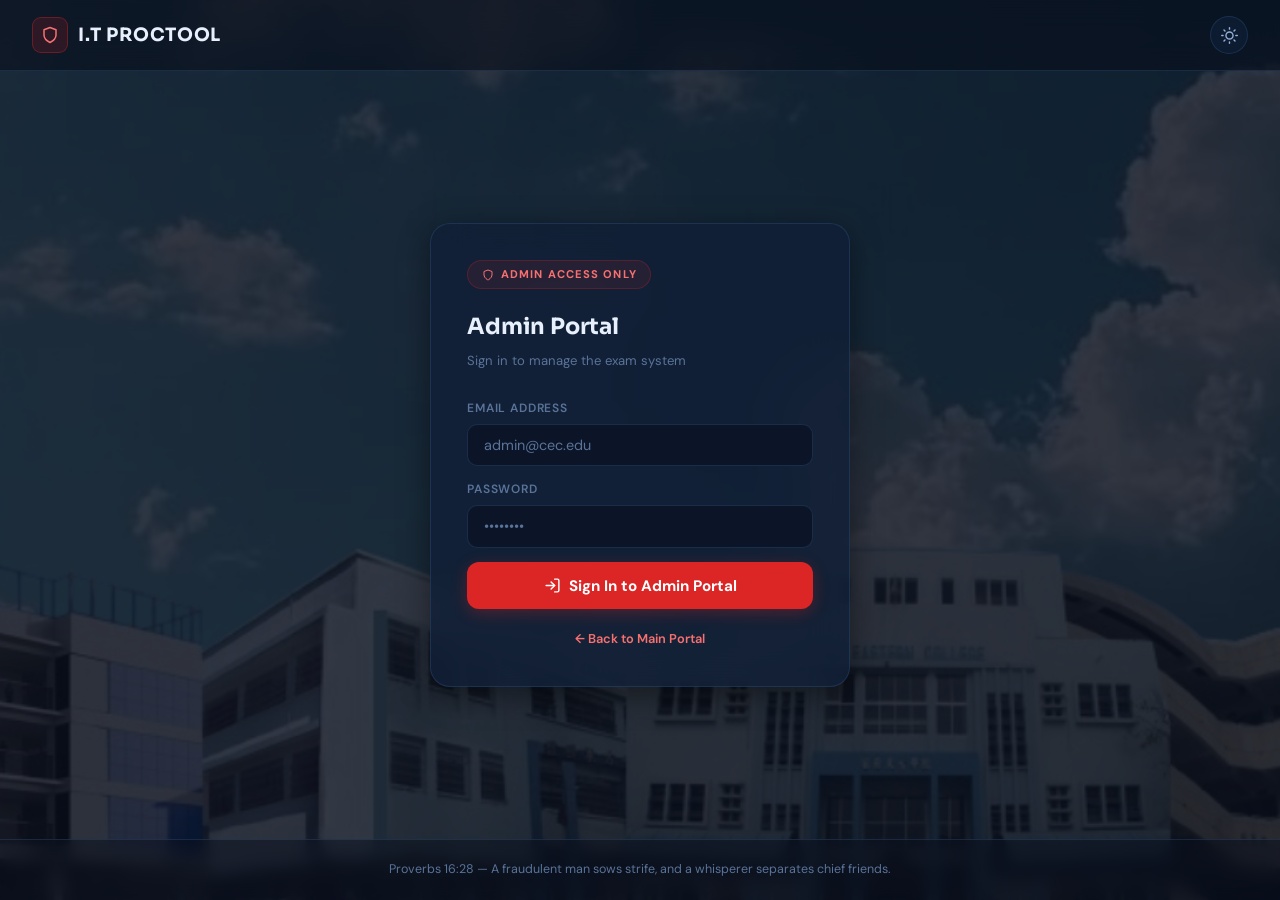
<file: admin/dashboard.html>
<!DOCTYPE html>
<html lang="en" data-theme="dark">
<head>
  <meta charset="UTF-8"/>
  <meta name="viewport" content="width=device-width, initial-scale=1.0"/>
  <title>I.T Proctool — Admin Dashboard</title>
  <link rel="stylesheet" href="css/admin.css"/>
  <link rel="stylesheet" href="../styles/carousel.css"/>
  <script>(function(){ const t=localStorage.getItem('proctool-theme')||'dark'; document.documentElement.setAttribute('data-theme',t); })();</script>
</head>
<body>

<div class="carousel-bg">
  <div class="carousel-slide active" style="background-image:url('../photo1.jpg');"></div>
  <div class="carousel-slide" style="background-image:url('../photo2.jpg');"></div>
  <div class="carousel-slide" style="background-image:url('../photo3.jpg');"></div>
</div>
<div class="carousel-overlay"></div>

<div class="page-content">
<header class="topbar">
  <div class="topbar-left">
    <div class="brand-icon">
      <svg viewBox="0 0 24 24"><path d="M12 22s8-4 8-10V5l-8-3-8 3v7c0 6 8 10 8 10z"/></svg>
    </div>
    <div class="brand-text">
      <span class="brand-title">I.T Proctool <span style="font-size:0.65rem;color:#f87171;font-weight:700;letter-spacing:0.1em;text-transform:uppercase;vertical-align:middle;">Admin</span></span>
      <span class="brand-sub" id="adminRoleLabel">System Administrator</span>
    </div>
  </div>
  <div class="topbar-right">
    <div class="admin-chip">
      <svg viewBox="0 0 24 24" width="11" height="11" stroke="currentColor" fill="none" stroke-width="2"><path d="M12 22s8-4 8-10V5l-8-3-8 3v7c0 6 8 10 8 10z"/></svg>
      Admin Portal
    </div>
    <button class="theme-toggle" id="themeToggle" title="Toggle theme">
      <svg class="icon-sun" viewBox="0 0 24 24"><circle cx="12" cy="12" r="5"/><line x1="12" y1="1" x2="12" y2="3"/><line x1="12" y1="21" x2="12" y2="23"/><line x1="4.22" y1="4.22" x2="5.64" y2="5.64"/><line x1="18.36" y1="18.36" x2="19.78" y2="19.78"/><line x1="1" y1="12" x2="3" y2="12"/><line x1="21" y1="12" x2="23" y2="12"/><line x1="4.22" y1="19.78" x2="5.64" y2="18.36"/><line x1="18.36" y1="5.64" x2="19.78" y2="4.22"/></svg>
      <svg class="icon-moon" viewBox="0 0 24 24"><path d="M21 12.79A9 9 0 1 1 11.21 3 7 7 0 0 0 21 12.79z"/></svg>
    </button>
    <button class="btn-logout" id="logoutBtn">
      <svg viewBox="0 0 24 24"><path d="M9 21H5a2 2 0 0 1-2-2V5a2 2 0 0 1 2-2h4"/><polyline points="16 17 21 12 16 7"/><line x1="21" y1="12" x2="9" y2="12"/></svg>
      Logout
    </button>
  </div>
</header>

<div class="layout">
  <nav class="sidebar">
    <div class="sidebar-label">Navigation</div>
    <ul class="nav-list">
      <li class="nav-item active" data-page="overview">
        <svg viewBox="0 0 24 24"><rect x="3" y="3" width="7" height="7"/><rect x="14" y="3" width="7" height="7"/><rect x="14" y="14" width="7" height="7"/><rect x="3" y="14" width="7" height="7"/></svg>
        Overview
      </li>
      <li class="nav-item" data-page="teachers">
        <svg viewBox="0 0 24 24" fill="none" stroke="currentColor" stroke-width="2" stroke-linecap="round" stroke-linejoin="round"><path d="M14 2H6a2 2 0 0 0-2 2v16a2 2 0 0 0 2 2h12a2 2 0 0 0 2-2V8z"/><polyline points="14 2 14 8 20 8"/><line x1="16" y1="13" x2="8" y2="13"/><line x1="16" y1="17" x2="8" y2="17"/><line x1="8" y1="9" x2="10" y2="9"/></svg>
        System Logs
      </li>
      <li class="nav-item nav-item-sheet" id="navGoogleSheet">
        <svg viewBox="0 0 24 24" fill="none" stroke="currentColor" stroke-width="2" stroke-linecap="round" stroke-linejoin="round"><path d="M14 2H6a2 2 0 0 0-2 2v16a2 2 0 0 0 2 2h12a2 2 0 0 0 2-2V8z"/><polyline points="14 2 14 8 20 8"/><line x1="16" y1="13" x2="8" y2="13"/><line x1="16" y1="17" x2="8" y2="17"/></svg>
        Google Sheet
      </li>
    </ul>
  </nav>

  <main class="main-content">

    <!-- OVERVIEW -->
    <div id="page-overview" class="page active">
      <div class="page-header">
        <h1>Dashboard Overview</h1>
        <p>Welcome back, <span id="adminNameLabel">Administrator</span></p>
      </div>
      <div class="stat-grid">
        <div class="stat-card">
          <div class="stat-icon teachers">
            <svg viewBox="0 0 24 24"><path d="M17 21v-2a4 4 0 0 0-4-4H5a4 4 0 0 0-4 4v2"/><circle cx="9" cy="7" r="4"/><path d="M23 21v-2a4 4 0 0 0-3-3.87"/><path d="M16 3.13a4 4 0 0 1 0 7.75"/></svg>
          </div>
          <div class="stat-info">
            <span class="stat-label">Total Teachers</span>
            <span class="stat-value" id="statTeachers">—</span>
          </div>
        </div>
        <div class="stat-card">
          <div class="stat-icon exams">
            <svg viewBox="0 0 24 24"><path d="M14 2H6a2 2 0 0 0-2 2v16a2 2 0 0 0 2 2h12a2 2 0 0 0 2-2V8z"/><polyline points="14 2 14 8 20 8"/></svg>
          </div>
          <div class="stat-info">
            <span class="stat-label">Active Exams</span>
            <span class="stat-value" id="statExams" style="color:#ef4444;">—</span>
          </div>
        </div>
        <div class="stat-card stat-card-sys">
          <div class="stat-icon system">
            <svg viewBox="0 0 24 24"><circle cx="12" cy="12" r="10"/><polyline points="12 6 12 12 16 14"/></svg>
          </div>
          <div class="stat-info" style="flex:1;min-width:0;">
            <span class="stat-label">System Status</span>
            <div id="statSystem" class="sys-status-row">
              <span class="sys-dot"></span><span id="statSystemText">Checking…</span>
            </div>
          </div>
        </div>
      </div>

      <!-- Teacher Management moved into Overview -->
      <div class="tc-header-bar" style="margin-top:1.5rem;">
        <div>
          <h2 class="tc-title">Teacher Accounts <span class="badge" id="teacherCountBadge">0</span></h2>
          <p class="tc-sub">Manage teacher access and view their exams</p>
        </div>
        <button class="btn-primary" id="addTeacherBtn">
          <svg viewBox="0 0 24 24" width="15" height="15" stroke="currentColor" fill="none" stroke-width="2.5" stroke-linecap="round" stroke-linejoin="round"><line x1="12" y1="5" x2="12" y2="19"/><line x1="5" y1="12" x2="19" y2="12"/></svg>
          Add Teacher
        </button>
      </div>
      <div id="teachersContainer"><div class="loading">Loading…</div></div>
    </div>

    <!-- TEACHERS (System Logs only — teacher cards are on Overview) -->
    <div id="page-teachers" class="page">
      <div class="page-header">
        <h1>System Logs</h1>
        <p>Activity and access logs for the system</p>
      </div>
      <div class="panel">
        <div class="panel-header"><h2 class="panel-title">System Logs</h2></div>
        <div id="sysLogsContainer"><div class="loading">Loading logs…</div></div>
      </div>
    </div>

  </main>
</div>

<!-- Add/Edit Teacher Modal (body-level so it works from any page) -->
<div class="modal-backdrop" id="teacherModal">
  <div class="modal">
    <div class="modal-header">
      <h3 id="teacherModalTitle">Add Teacher</h3>
      <button class="modal-close" data-close="teacherModal">✕</button>
    </div>
    <form id="teacherForm" novalidate>
      <input type="hidden" id="teacherId"/>
      <div class="form-group">
        <label>Full Name</label>
        <input type="text" id="teacherName" placeholder="Dr. John Smith" required/>
      </div>
      <div class="form-group">
        <label>Email</label>
        <input type="email" id="teacherEmail" placeholder="teacher@cec.edu" required/>
      </div>
      <div class="form-group">
        <label id="teacherPassLabel">Password</label>
        <div style="position:relative;">
          <input type="password" id="teacherPass" placeholder="Set password" style="width:100%;padding-right:2.8rem;"/>
          <button type="button" id="toggleTeacherPass" title="Show/hide"
            style="position:absolute;right:0.7rem;top:50%;transform:translateY(-50%);background:none;border:none;cursor:pointer;color:#64748b;padding:0;">
            <svg width="18" height="18" viewBox="0 0 24 24" fill="none" stroke="currentColor" stroke-width="2" stroke-linecap="round" stroke-linejoin="round">
              <path d="M1 12s4-8 11-8 11 8 11 8-4 8-11 8-11-8-11-8z"/><circle cx="12" cy="12" r="3"/>
            </svg>
          </button>
        </div>
        <div id="teacherPassHint" style="font-size:0.75rem;color:#64748b;margin-top:0.3rem;display:none;">Leave blank to keep current password</div>
      </div>
      <div class="form-group">
        <label>Status</label>
        <select id="teacherStatus">
          <option value="active">Active</option>
          <option value="inactive">Inactive</option>
        </select>
      </div>
      <div class="modal-footer">
        <button type="button" class="btn-cancel" data-close="teacherModal">Cancel</button>
        <button type="submit" class="btn-primary">Save</button>
      </div>
    </form>
  </div>
</div>

<!-- Delete Confirmation Modal -->
<div class="modal-backdrop" id="deleteConfirmModal">
  <div class="modal modal-danger">
    <div class="modal-header">
      <div class="modal-danger-icon">
        <svg viewBox="0 0 24 24" width="24" height="24" fill="none" stroke="currentColor" stroke-width="2" stroke-linecap="round" stroke-linejoin="round">
          <polyline points="3 6 5 6 21 6"/><path d="M19 6l-1 14a2 2 0 0 1-2 2H8a2 2 0 0 1-2-2L5 6"/>
          <path d="M10 11v6"/><path d="M14 11v6"/><path d="M9 6V4a1 1 0 0 1 1-1h4a1 1 0 0 1 1 1v2"/>
        </svg>
      </div>
      <h3>Permanently Delete Exam</h3>
      <button class="modal-close" data-close="deleteConfirmModal">✕</button>
    </div>
    <div class="modal-body">
      <p class="modal-danger-text">Are you sure you want to permanently delete this exam?</p>
      <p class="modal-danger-sub">This action <strong>cannot be undone</strong>. All data associated with this exam will be removed forever.</p>
      <div class="modal-exam-preview" id="deleteExamPreview"></div>
    </div>
    <div class="modal-footer">
      <button type="button" class="btn-cancel" data-close="deleteConfirmModal">Cancel</button>
      <button type="button" class="btn-danger" id="confirmDeleteBtn">
        <svg viewBox="0 0 24 24" width="14" height="14" fill="none" stroke="currentColor" stroke-width="2.5" stroke-linecap="round" stroke-linejoin="round">
          <polyline points="3 6 5 6 21 6"/><path d="M19 6l-1 14a2 2 0 0 1-2 2H8a2 2 0 0 1-2-2L5 6"/>
        </svg>
        Confirm Delete
      </button>
    </div>
  </div>
</div>

<div class="toast" id="toast"></div>

<script>
  let _s=0; const _sl=document.querySelectorAll('.carousel-slide');
  if(_sl.length) setInterval(()=>{ _sl[_s].classList.remove('active'); _s=(_s+1)%_sl.length; _sl[_s].classList.add('active'); },6000);

  document.getElementById('themeToggle').addEventListener('click',()=>{
    const cur=document.documentElement.getAttribute('data-theme')||'dark';
    const next=cur==='dark'?'light':'dark';
    document.documentElement.setAttribute('data-theme',next);
    localStorage.setItem('proctool-theme',next);
  });

  // Google Sheet nav item opens the sheet in a new tab
  document.getElementById('navGoogleSheet').addEventListener('click', () => {
    window.open('https://docs.google.com/spreadsheets/d/1scFoeGZZheTOPCM9eh38thM0mLSY6fU0RgWLrZXk1iY/edit?gid=307984052#gid=307984052', '_blank', 'noopener');
  });
</script>
</div>
</div>

<script src="../styles/carousel.js"></script>
<script src="js/admin.js"></script>
</body>
</html>
</file>
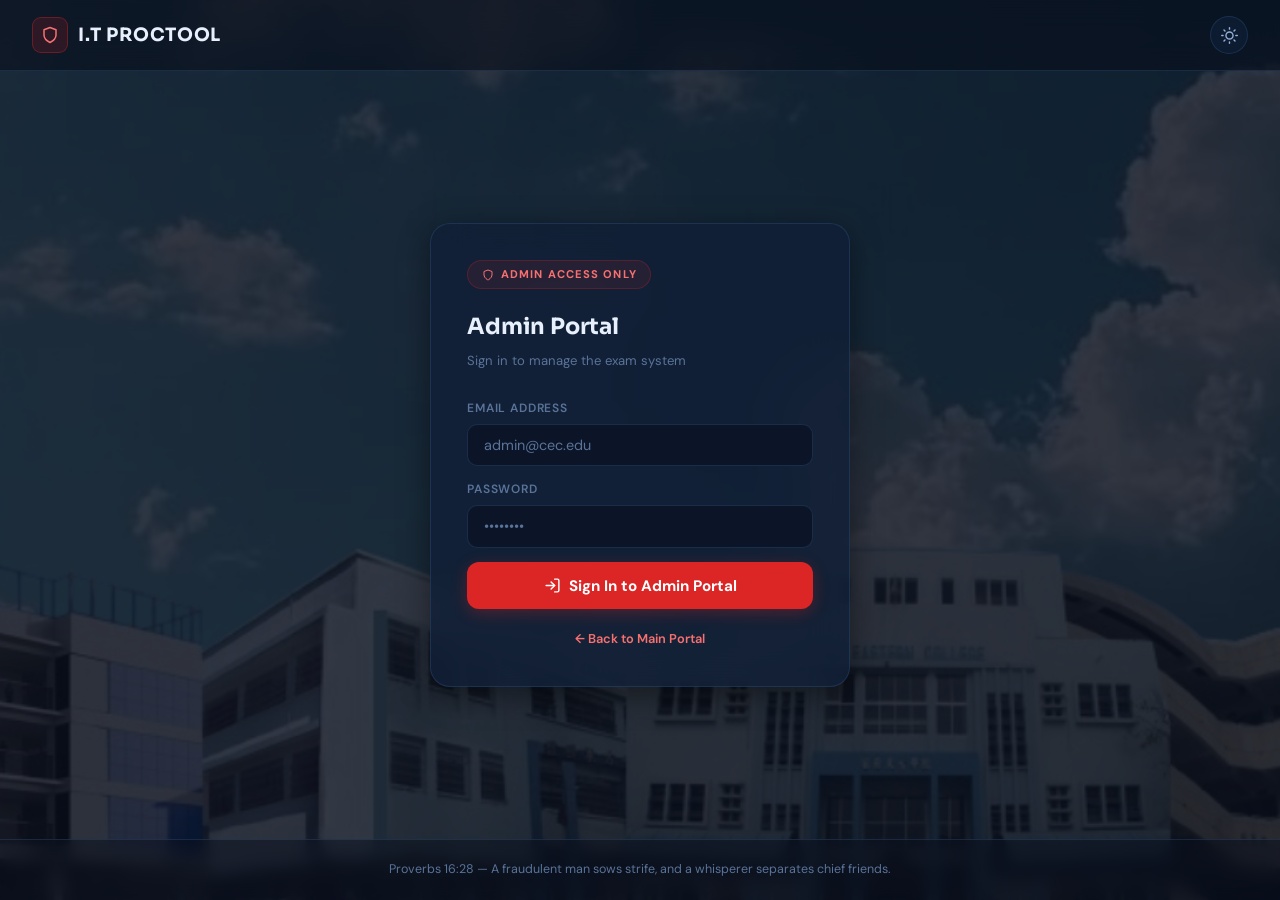
<file: admin/login.html>
<!DOCTYPE html>
<html lang="en" data-theme="dark">
<head>
  <meta charset="UTF-8"/>
  <meta name="viewport" content="width=device-width, initial-scale=1.0"/>
  <title>I.T Proctool — Admin Login</title>
  <link rel="stylesheet" href="../styles/theme.css"/>
  <link rel="stylesheet" href="../styles/carousel.css"/>
  <script>(function(){ const t=localStorage.getItem('proctool-theme')||'dark'; document.documentElement.setAttribute('data-theme',t); })();</script>
  <style>
    html, body { height: 100%; }
    body { display: flex; flex-direction: column; overflow-x: hidden; }

    .top-nav {
      position: relative; z-index: 50;
      display: flex; align-items: center; justify-content: space-between;
      padding: 1rem 2rem;
      background: rgba(8,14,28,0.6);
      border-bottom: 1px solid var(--border);
      backdrop-filter: blur(16px);
    }
    [data-theme="light"] .top-nav { background: rgba(248,250,253,0.75); }
    .nav-logo { display: flex; align-items: center; gap: 0.65rem; text-decoration: none; color: var(--text-primary); }
    .nav-logo-icon {
      width: 36px; height: 36px;
      background: rgba(220,38,38,0.15); border: 1px solid rgba(220,38,38,0.35);
      border-radius: 9px; display: flex; align-items: center; justify-content: center; color: #f87171;
    }
    .nav-logo-icon svg { width: 18px; height: 18px; stroke: currentColor; fill: none; stroke-width: 2; stroke-linecap: round; stroke-linejoin: round; }
    .nav-logo-name { font-family: 'Sora', sans-serif; font-size: 1.15rem; font-weight: 700; letter-spacing: 0.04em; }

    .login-main { flex: 1; display: flex; align-items: center; justify-content: center; padding: 2.5rem 1.5rem; }

    .login-card {
      width: 100%; max-width: 420px;
      background: var(--bg-card); border: 1px solid var(--border);
      border-radius: 20px; padding: 2.25rem;
      backdrop-filter: blur(20px); box-shadow: var(--shadow-md);
    }

    .admin-eyebrow {
      display: inline-flex; align-items: center; gap: 0.45rem;
      background: rgba(220,38,38,0.1); border: 1px solid rgba(220,38,38,0.25);
      border-radius: 9999px; padding: 0.28rem 0.85rem;
      font-size: 0.7rem; font-weight: 700; color: #f87171;
      letter-spacing: 0.1em; text-transform: uppercase; margin-bottom: 1.25rem;
    }
    .admin-eyebrow svg { width: 12px; height: 12px; stroke: currentColor; fill: none; stroke-width: 2; }

    .card-title { font-family: 'Sora', sans-serif; font-size: 1.4rem; font-weight: 700; color: var(--text-primary); margin-bottom: 0.3rem; }
    .card-sub { font-size: 0.82rem; color: var(--text-muted); margin-bottom: 1.75rem; }

    .form-label-pt { display: block; font-size: 0.75rem; font-weight: 600; color: var(--text-muted); text-transform: uppercase; letter-spacing: 0.07em; margin-bottom: 0.35rem; }
    .input-pt {
      width: 100%; background: var(--bg-input); border: 1px solid var(--border);
      border-radius: 10px; color: var(--text-primary); padding: 0.7rem 1rem;
      font-size: 0.9rem; font-family: 'DM Sans', sans-serif; outline: none;
      transition: border-color 0.2s, box-shadow 0.2s; box-sizing: border-box;
    }
    .input-pt:focus { border-color: #ef4444; box-shadow: 0 0 0 3px rgba(239,68,68,0.15); }
    .input-pt::placeholder { color: var(--text-muted); }
    .input-pt.error { border-color: #ef4444; }
    .form-row { margin-bottom: 0.9rem; }
    .err-msg { font-size: 0.72rem; color: #f87171; margin-top: 0.3rem; display: none; }
    .err-msg.show { display: block; }

    .alert-box {
      display: none; align-items: center; gap: 0.6rem;
      background: rgba(239,68,68,0.1); border: 1px solid rgba(239,68,68,0.25);
      border-radius: 10px; padding: 0.75rem 1rem;
      font-size: 0.82rem; color: #f87171; margin-bottom: 1.25rem;
    }
    .alert-box.show { display: flex; }
    .alert-box svg { width: 15px; height: 15px; stroke: currentColor; fill: none; stroke-width: 2; flex-shrink: 0; }

    .btn-admin {
      width: 100%; display: flex; align-items: center; justify-content: center; gap: 0.5rem;
      padding: 0.85rem 1.5rem; background: #dc2626; color: #fff;
      border: none; border-radius: 12px; font-size: 0.95rem; font-weight: 700;
      font-family: 'DM Sans', sans-serif; cursor: pointer;
      transition: background 0.2s, transform 0.15s, box-shadow 0.2s;
      box-shadow: 0 4px 16px rgba(220,38,38,0.3); margin-top: 0.25rem;
    }
    .btn-admin:hover { background: #b91c1c; transform: translateY(-1px); box-shadow: 0 8px 24px rgba(220,38,38,0.35); }
    .btn-admin:active { transform: translateY(0); }
    .btn-admin:disabled { opacity: 0.55; cursor: not-allowed; transform: none; }

    .back-link { text-align: center; margin-top: 1.25rem; font-size: 0.8rem; color: var(--text-muted); }
    .back-link a { color: #f87171; text-decoration: none; font-weight: 600; }
    .back-link a:hover { text-decoration: underline; }

    footer { text-align: center; padding: 1.25rem 2rem; font-size: 0.78rem; color: var(--text-muted); border-top: 1px solid var(--border); background: rgba(8,14,28,0.5); backdrop-filter: blur(8px); }
    [data-theme="light"] footer { background: rgba(248,250,253,0.7); }

    @media (max-width: 500px) { .login-card { padding: 1.5rem; } .top-nav { padding: 0.85rem 1.25rem; } }
  </style>
</head>
<body>

<div class="carousel-bg">
  <div class="carousel-slide active" style="background-image:url('../photo1.jpg');"></div>
  <div class="carousel-slide" style="background-image:url('../photo2.jpg');"></div>
  <div class="carousel-slide" style="background-image:url('../photo3.jpg');"></div>
</div>
<div class="carousel-overlay"></div>

<div class="page-content">
<nav class="top-nav">
  <a href="../index.html" class="nav-logo">
    <div class="nav-logo-icon">
      <svg viewBox="0 0 24 24"><path d="M12 22s8-4 8-10V5l-8-3-8 3v7c0 6 8 10 8 10z"/></svg>
    </div>
    <span class="nav-logo-name">I.T PROCTOOL</span>
  </a>
  <button class="theme-toggle" id="themeToggle" title="Toggle theme">
    <svg class="icon-sun" viewBox="0 0 24 24"><circle cx="12" cy="12" r="5"/><line x1="12" y1="1" x2="12" y2="3"/><line x1="12" y1="21" x2="12" y2="23"/><line x1="4.22" y1="4.22" x2="5.64" y2="5.64"/><line x1="18.36" y1="18.36" x2="19.78" y2="19.78"/><line x1="1" y1="12" x2="3" y2="12"/><line x1="21" y1="12" x2="23" y2="12"/><line x1="4.22" y1="19.78" x2="5.64" y2="18.36"/><line x1="18.36" y1="5.64" x2="19.78" y2="4.22"/></svg>
    <svg class="icon-moon" viewBox="0 0 24 24"><path d="M21 12.79A9 9 0 1 1 11.21 3 7 7 0 0 0 21 12.79z"/></svg>
  </button>
</nav>

<main class="login-main">
  <div class="login-card">
    <div class="admin-eyebrow">
      <svg viewBox="0 0 24 24"><path d="M12 22s8-4 8-10V5l-8-3-8 3v7c0 6 8 10 8 10z"/></svg>
      Admin Access Only
    </div>
    <h2 class="card-title">Admin Portal</h2>
    <p class="card-sub">Sign in to manage the exam system</p>

    <div class="alert-box" id="loginError">
      <svg viewBox="0 0 24 24"><circle cx="12" cy="12" r="10"/><line x1="12" y1="8" x2="12" y2="12"/><line x1="12" y1="16" x2="12.01" y2="16"/></svg>
      <span id="loginErrorMsg">Invalid credentials</span>
    </div>

    <form id="loginForm" novalidate>
      <div class="form-row">
        <label class="form-label-pt">Email Address</label>
        <input type="email" class="input-pt" id="email" placeholder="admin@cec.edu" autocomplete="username"/>
        <span class="err-msg" id="emailErr">Please enter a valid email.</span>
      </div>
      <div class="form-row">
        <label class="form-label-pt">Password</label>
        <input type="password" class="input-pt" id="password" placeholder="••••••••" autocomplete="current-password"/>
        <span class="err-msg" id="passErr">Password is required.</span>
      </div>
      <button type="submit" class="btn-admin" id="submitBtn">
        <svg viewBox="0 0 24 24" width="17" height="17" stroke="currentColor" fill="none" stroke-width="2" stroke-linecap="round" stroke-linejoin="round"><path d="M15 3h4a2 2 0 0 1 2 2v14a2 2 0 0 1-2 2h-4"/><polyline points="10 17 15 12 10 7"/><line x1="15" y1="12" x2="3" y2="12"/></svg>
        Sign In to Admin Portal
      </button>
    </form>

    <div class="back-link"><a href="../index.html">← Back to Main Portal</a></div>
  </div>
</main>

<footer>Proverbs 16:28 — A fraudulent man sows strife, and a whisperer separates chief friends.</footer>

<script>
  // Carousel
  let _s=0; const _sl=document.querySelectorAll('.carousel-slide');
  if(_sl.length) setInterval(()=>{ _sl[_s].classList.remove('active'); _s=(_s+1)%_sl.length; _sl[_s].classList.add('active'); },6000);

  // Theme toggle
  document.getElementById('themeToggle').addEventListener('click',()=>{
    const cur=document.documentElement.getAttribute('data-theme')||'dark';
    const next=cur==='dark'?'light':'dark';
    document.documentElement.setAttribute('data-theme',next);
    localStorage.setItem('proctool-theme',next);
  });

  if(sessionStorage.getItem('adminAuth')) window.location.href='dashboard.html';

  const form=document.getElementById('loginForm');
  const emailEl=document.getElementById('email');
  const passEl=document.getElementById('password');
  const loginError=document.getElementById('loginError');
  const loginErrorMsg=document.getElementById('loginErrorMsg');
  const submitBtn=document.getElementById('submitBtn');

  function showErr(input,errEl){ input.classList.add('error'); errEl.classList.add('show'); }
  function clearErr(input,errEl){ input.classList.remove('error'); errEl.classList.remove('show'); }

  emailEl.addEventListener('input',()=>clearErr(emailEl,document.getElementById('emailErr')));
  passEl.addEventListener('input',()=>clearErr(passEl,document.getElementById('passErr')));

  form.addEventListener('submit', async(e)=>{
    e.preventDefault();
    loginError.classList.remove('show');
    let valid=true;
    const email=emailEl.value.trim();
    const pass=passEl.value;
    if(!email||!/^[^\s@]+@[^\s@]+\.[^\s@]+$/.test(email)){ showErr(emailEl,document.getElementById('emailErr')); valid=false; }
    if(!pass){ showErr(passEl,document.getElementById('passErr')); valid=false; }
    if(!valid) return;

    submitBtn.disabled=true;
    submitBtn.innerHTML='Signing in…';
    try{
      const res=await fetch('../api/auth_admin.php',{method:'POST',headers:{'Content-Type':'application/json'},body:JSON.stringify({email,password:pass})});
      const data=await res.json();
      if(data.success){ sessionStorage.setItem('adminAuth',JSON.stringify(data.admin)); window.location.href='dashboard.html'; }
      else{ loginError.classList.add('show'); loginErrorMsg.textContent=data.message||'Invalid credentials.'; }
    }catch(err){
      loginError.classList.add('show'); loginErrorMsg.textContent='Connection error. Check that the server is running.';
    }finally{
      submitBtn.disabled=false;
      submitBtn.innerHTML='<svg viewBox="0 0 24 24" width="17" height="17" stroke="currentColor" fill="none" stroke-width="2" stroke-linecap="round" stroke-linejoin="round"><path d="M15 3h4a2 2 0 0 1 2 2v14a2 2 0 0 1-2 2h-4"/><polyline points="10 17 15 12 10 7"/><line x1="15" y1="12" x2="3" y2="12"/></svg> Sign In to Admin Portal';
    }
  });
</script>
</div><!-- .page-content -->

<script src="../styles/carousel.js"></script>
</body>
</html>
</file>
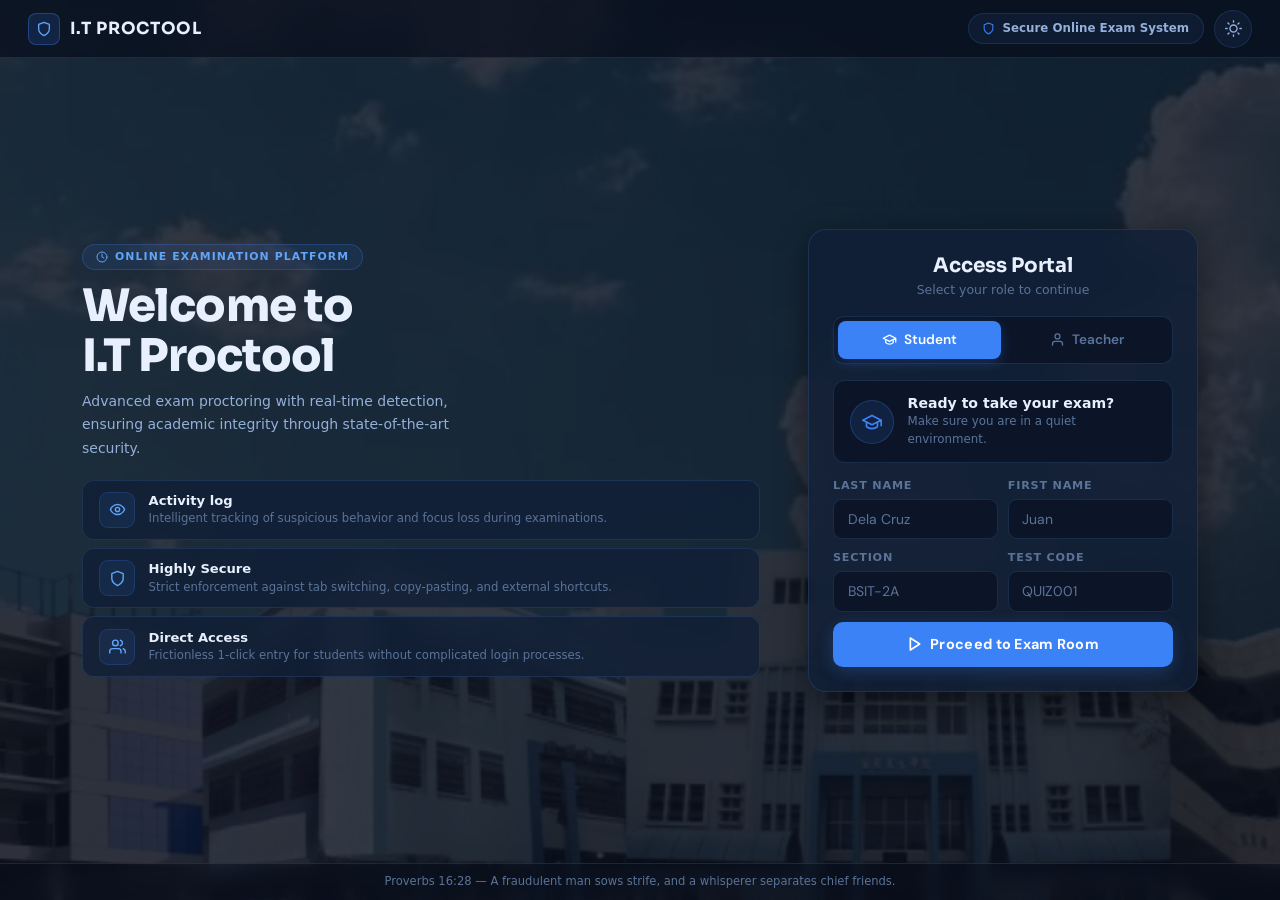
<file: teacher/dashboard.html>
<!DOCTYPE html>
<html lang="en">
<head>
<meta charset="UTF-8" />
<meta name="viewport" content="width=device-width, initial-scale=1.0" />
<title>I.T Proctool – Teacher Dashboard</title>
<link rel="stylesheet" href="../styles/theme.css" />
<link rel="stylesheet" href="../styles/carousel.css" />
<link rel="stylesheet" href="../css/style.css" />
<script>(function(){ const t=localStorage.getItem('proctool-theme')||'dark'; document.documentElement.setAttribute('data-theme',t); })();</script>
<style>
/* ─── Layout shell ─────────────────────────────────────────────────────────── */
.shell { display:flex; min-height:calc(100vh - 58px); }

/* ─── Sidebar ──────────────────────────────────────────────────────────────── */
.sidebar {
  width:218px; flex-shrink:0;
  background:rgba(6,12,24,0.92);
  border-right:1px solid rgba(255,255,255,0.05);
  backdrop-filter:blur(16px);
  display:flex; flex-direction:column;
  padding:1rem 0.65rem 1.5rem;
  position:sticky; top:58px; height:calc(100vh - 58px); overflow-y:auto;
}
.sb-group-label {
  font-size:0.6rem; font-weight:700; letter-spacing:0.12em;
  color:rgba(255,255,255,0.15); text-transform:uppercase;
  padding:0.7rem 0.7rem 0.25rem; margin-top:0.5rem;
}
.sb-group-label:first-child { margin-top:0; }
.sb-item {
  display:flex; align-items:center; gap:0.65rem;
  padding:0.6rem 0.75rem; border-radius:0.5rem;
  border:none; background:transparent;
  color:rgba(255,255,255,0.35); font-size:0.83rem; font-weight:500;
  cursor:pointer; width:100%; text-align:left;
  transition:background 0.15s, color 0.15s;
  text-decoration:none; position:relative;
}
.sb-item:hover { background:rgba(255,255,255,0.05); color:rgba(255,255,255,0.7); }
.sb-item.active {
  background:rgba(59,130,246,0.12);
  color:#93c5fd;
}
.sb-item.active::before {
  content:''; position:absolute; left:0; top:22%; bottom:22%;
  width:3px; border-radius:0 3px 3px 0; background:#3b82f6;
}
.sb-item svg { width:15px; height:15px; flex-shrink:0; opacity:0.8; }
.sb-item.active svg { opacity:1; }
.sb-chip {
  margin-left:auto; font-size:0.63rem; font-weight:700;
  padding:0.06rem 0.45rem; border-radius:9999px;
  background:rgba(255,255,255,0.06); color:rgba(255,255,255,0.3);
  min-width:20px; text-align:center;
}
.sb-chip.hot { background:rgba(239,68,68,0.15); color:#fca5a5; }

/* ─── Main panel ───────────────────────────────────────────────────────────── */
.main-panel { flex:1; min-width:0; display:flex; flex-direction:column; }

/* ─── Stats bar ────────────────────────────────────────────────────────────── */
.stats-bar {
  display:grid; grid-template-columns:repeat(3,1fr);
  gap:0.85rem; padding:1.4rem 1.75rem 0;
}
.stat-tile {
  background:rgba(10,20,40,0.7); border:1px solid rgba(255,255,255,0.06);
  border-radius:0.75rem; padding:1rem 1.15rem;
  display:flex; align-items:center; gap:0.9rem;
  backdrop-filter:blur(8px);
}
.stat-ico {
  width:40px; height:40px; border-radius:0.55rem; flex-shrink:0;
  display:flex; align-items:center; justify-content:center;
}
.stat-ico.green { background:rgba(16,185,129,0.1); color:#34d399; }
.stat-ico.blue  { background:rgba(59,130,246,0.1);  color:#60a5fa; }
.stat-ico.red   { background:rgba(239,68,68,0.1);   color:#f87171; }
.stat-ico svg   { width:18px; height:18px; }
.stat-num  { font-size:1.65rem; font-weight:700; color:#f8fafc; line-height:1; }
.stat-lbl  { font-size:0.68rem; color:rgba(255,255,255,0.3); text-transform:uppercase; letter-spacing:0.07em; font-weight:600; margin-top:0.18rem; }

/* ─── Section panels ───────────────────────────────────────────────────────── */
.section { display:none; flex:1; padding:1.4rem 1.75rem 2rem; }
.section.active { display:block; }
.section-head {
  display:flex; align-items:flex-start; justify-content:space-between;
  margin-bottom:1.1rem;
}
.section-head h2 { font-size:0.98rem; font-weight:700; color:#f1f5f9; }
.section-head .sub { font-size:0.75rem; color:rgba(255,255,255,0.25); margin-top:0.15rem; }

/* ─── Quick bar ────────────────────────────────────────────────────────────── */
.quick-bar {
  display:flex; align-items:center; gap:0.75rem; flex-wrap:wrap;
  background:rgba(10,20,40,0.6); border:1px solid rgba(255,255,255,0.06);
  border-radius:0.65rem; padding:0.85rem 1rem; margin-bottom:1.2rem;
}

/* ─── Exam cards ───────────────────────────────────────────────────────────── */
.exam-list { display:flex; flex-direction:column; gap:0.55rem; }
.exam-card {
  display:flex; align-items:stretch;
  background:rgba(10,20,40,0.75); border:1px solid rgba(255,255,255,0.06);
  border-radius:0.75rem; transition:border-color 0.2s, box-shadow 0.2s;
}
.exam-card:hover { border-color:rgba(255,255,255,0.12); box-shadow:0 4px 20px rgba(0,0,0,0.4); }
.ec-bar  { width:4px; flex-shrink:0; border-radius:0.75rem 0 0 0.75rem; }
.ec-body { flex:1; min-width:0; padding:0.82rem 0.9rem 0.82rem 0.85rem; }
.ec-row1 { display:flex; align-items:center; gap:0.5rem; flex-wrap:wrap; margin-bottom:0.18rem; }
.ec-name { font-weight:700; font-size:0.92rem; color:#f1f5f9; }
.ec-pill {
  display:inline-flex; align-items:center; gap:0.22rem;
  padding:0.1rem 0.48rem; border-radius:9999px;
  font-size:0.62rem; font-weight:700; letter-spacing:0.05em;
  border:1px solid transparent;
}
.ec-hint { font-size:0.7rem; color:rgba(255,255,255,0.2); margin-bottom:0.3rem; }
.ec-desc { font-size:0.79rem; color:rgba(255,255,255,0.3); margin-bottom:0.42rem;
  white-space:nowrap; overflow:hidden; text-overflow:ellipsis; }
.ec-foot { display:flex; gap:0.45rem; align-items:center; }
.ec-code {
  background:rgba(0,0,0,0.4); border:1px solid rgba(255,255,255,0.08);
  border-radius:0.28rem; padding:0.12rem 0.48rem;
  font-family:monospace; font-size:0.74rem; color:#60a5fa;
}
.ec-date { font-size:0.7rem; color:rgba(255,255,255,0.2); }
.ec-actions { padding:0.45rem 0.45rem 0 0; }
.ec-btn {
  background:none; border:none; color:rgba(255,255,255,0.2); cursor:pointer;
  width:28px; height:28px; border-radius:0.35rem;
  display:flex; align-items:center; justify-content:center;
  font-size:1.1rem; transition:background 0.12s, color 0.12s;
}
.ec-btn:hover { background:rgba(255,255,255,0.07); color:rgba(255,255,255,0.7); }

/* ─── Dropdown ─────────────────────────────────────────────────────────────── */
.dd-menu {
  position:fixed; z-index:9000;
  background:#08121f; border:1px solid rgba(255,255,255,0.08);
  border-radius:0.6rem; min-width:195px;
  box-shadow:0 20px 60px rgba(0,0,0,0.8);
  animation:ddpop 0.1s ease;
}
@keyframes ddpop { from{opacity:0;transform:translateY(-5px)} to{opacity:1;transform:translateY(0)} }
.dd-item {
  display:flex; align-items:center; gap:0.6rem;
  padding:0.6rem 0.9rem; font-size:0.82rem; font-weight:500;
  color:rgba(255,255,255,0.35); cursor:pointer;
  border:none; background:none; width:100%; text-align:left;
  transition:background 0.1s, color 0.1s;
}
.dd-item:hover { background:rgba(255,255,255,0.05); color:rgba(255,255,255,0.8); }
.dd-item.g { color:#34d399; } .dd-item.g:hover { background:rgba(52,211,153,0.07); }
.dd-item.a { color:#fbbf24; } .dd-item.a:hover { background:rgba(251,191,36,0.07); }
.dd-item.r { color:#f87171; } .dd-item.r:hover { background:rgba(248,113,113,0.07); }
.dd-item.m { color:rgba(255,255,255,0.25); } .dd-item.m:hover { background:rgba(255,255,255,0.04); }
.dd-sep { height:1px; background:rgba(255,255,255,0.06); margin:0.18rem 0; }

/* ── Live pulse ───────────────────────────────────────────────────────────── */
.live-badge {
  display:inline-flex; align-items:center; gap:0.45rem;
  font-size:0.73rem; color:#34d399; font-weight:500;
}
.live-dot {
  width:7px; height:7px; border-radius:50%; background:#10b981; position:relative;
}
.live-dot::after {
  content:''; position:absolute; inset:-3px; border-radius:50%;
  background:#10b981; opacity:0.3; animation:livepulse 1.5s infinite;
}
@keyframes livepulse { 0%,100%{transform:scale(1);opacity:0.3;} 50%{transform:scale(1.6);opacity:0;} }

/* ─── Search / filter row ──────────────────────────────────────────────────── */
.filter-row { display:flex; gap:0.65rem; margin-bottom:1rem; flex-wrap:wrap; }
.filter-row .search-wrap { flex:1; min-width:160px; }
.filter-input {
  background:rgba(0,0,0,0.4); border:1px solid rgba(255,255,255,0.08);
  border-radius:0.5rem; padding:0.58rem 0.75rem 0.58rem 2.2rem;
  color:#e2e8f0; font-size:0.83rem; width:100%; outline:none;
  transition:border-color 0.2s;
}
.filter-input:focus { border-color:rgba(59,130,246,0.4); }
.filter-select {
  padding:0.55rem 0.8rem; background:rgba(0,0,0,0.4);
  border:1px solid rgba(255,255,255,0.08);
  border-radius:0.5rem; color:rgba(255,255,255,0.45); font-size:0.83rem;
  cursor:pointer; outline:none;
}

/* ─── Session cards (Activity Log) ────────────────────────────────────────── */
.session-list { display:flex; flex-direction:column; gap:0.55rem; }
.sess-card {
  background:rgba(10,20,40,0.75); border:1px solid rgba(255,255,255,0.06);
  border-radius:0.75rem; overflow:hidden; cursor:pointer;
  transition:border-color 0.2s;
}
.sess-card:hover, .sess-card.open { border-color:rgba(59,130,246,0.3); }
.sess-top {
  display:flex; align-items:center; justify-content:space-between;
  padding:0.8rem 1.05rem; gap:0.85rem;
}
.sess-left { display:flex; align-items:center; gap:0.75rem; min-width:0; }
.sess-avatar {
  width:34px; height:34px; border-radius:50%;
  background:rgba(59,130,246,0.08); border:1px solid rgba(255,255,255,0.08);
  display:flex; align-items:center; justify-content:center;
  font-weight:700; font-size:0.82rem; color:#60a5fa; flex-shrink:0;
}
.sess-name { font-weight:600; font-size:0.875rem; color:#e2e8f0; }
.sess-meta { font-size:0.72rem; color:rgba(255,255,255,0.25); margin-top:0.08rem; }
.sess-code {
  font-family:monospace; font-size:0.7rem; color:#60a5fa;
  background:rgba(0,0,0,0.4); border:1px solid rgba(255,255,255,0.08);
  border-radius:0.25rem; padding:0.08rem 0.4rem;
}
.sess-expand {
  background:rgba(0,0,0,0.25); border-top:1px solid rgba(255,255,255,0.05);
  padding:0.8rem 1.05rem; display:none;
}
.sess-card.open .sess-expand { display:block; }
.sess-done { opacity:0.55; }
.sess-done .sess-avatar { background:rgba(100,116,139,0.12); color:#64748b; border-color:rgba(255,255,255,0.05); }
.badge-done {
  display:inline-flex; align-items:center; gap:0.3rem;
  background:rgba(100,116,139,0.1); color:#64748b;
  border:1px solid rgba(100,116,139,0.2); border-radius:9999px;
  padding:0.2rem 0.6rem; font-size:0.73rem; font-weight:600;
}
.expand-label {
  font-size:0.65rem; font-weight:700; letter-spacing:0.09em;
  color:rgba(255,255,255,0.2); text-transform:uppercase; margin-bottom:0.6rem;
}
.viol-entry {
  display:flex; gap:0.65rem;
  background:rgba(0,0,0,0.3); border:1px solid rgba(255,255,255,0.06);
  border-radius:0.45rem; padding:0.6rem 0.8rem; margin-bottom:0.4rem;
}
.viol-type-tag {
  background:rgba(239,68,68,0.08); border:1px solid rgba(239,68,68,0.15);
  color:#fca5a5; font-family:monospace; font-size:0.67rem;
  padding:0.08rem 0.4rem; border-radius:0.28rem;
  white-space:nowrap; align-self:flex-start; flex-shrink:0;
}
.viol-entry-desc { font-size:0.79rem; color:rgba(255,255,255,0.45); }
.viol-entry-time { font-size:0.68rem; color:rgba(255,255,255,0.18); margin-top:0.18rem; }

/* ─── Violations log ───────────────────────────────────────────────────────── */
.viol-row {
  display:flex; align-items:flex-start; gap:0.9rem;
  background:rgba(10,20,40,0.75); border:1px solid rgba(255,255,255,0.06);
  border-radius:0.7rem; padding:0.82rem 1rem; margin-bottom:0.45rem;
  transition:border-color 0.15s;
}
.viol-row:hover { border-color:rgba(255,255,255,0.1); }
.viol-left { flex:1; min-width:0; }
.viol-student { font-weight:600; font-size:0.875rem; color:#e2e8f0; }
.viol-exam-lbl { font-size:0.73rem; color:rgba(255,255,255,0.25); margin-top:0.05rem; }
.viol-tags { display:flex; gap:0.38rem; flex-wrap:wrap; margin-top:0.38rem; align-items:center; }
.viol-tag-type {
  font-family:monospace; font-size:0.67rem;
  background:rgba(239,68,68,0.08); border:1px solid rgba(239,68,68,0.15);
  color:#fca5a5; padding:0.08rem 0.44rem; border-radius:0.28rem;
}
.sev-badge { display:inline-flex; align-items:center; padding:0.07rem 0.44rem;
  border-radius:9999px; font-size:0.64rem; font-weight:700; border:1px solid transparent; }
.sev-badge.high   { background:rgba(239,68,68,0.1);  color:#f87171; border-color:rgba(239,68,68,0.2); }
.sev-badge.medium { background:rgba(245,158,11,0.1); color:#fbbf24; border-color:rgba(245,158,11,0.2); }
.sev-badge.low    { background:rgba(59,130,246,0.1); color:#60a5fa; border-color:rgba(59,130,246,0.2); }
.viol-desc-text { font-size:0.81rem; color:rgba(255,255,255,0.35); margin-top:0.32rem; }
.viol-right { text-align:right; flex-shrink:0; }
.viol-time { font-size:0.73rem; color:rgba(255,255,255,0.2); font-family:monospace; }
.viol-id   { font-size:0.65rem; color:rgba(255,255,255,0.12); margin-top:0.1rem; }

/* ─── Empty states ─────────────────────────────────────────────────────────── */
.empty-box { padding:3.5rem 1rem; text-align:center; color:rgba(255,255,255,0.2); }
.empty-box .ei { font-size:2.5rem; margin-bottom:0.75rem; opacity:0.35; }
.empty-box h3 { color:rgba(255,255,255,0.3); font-size:0.92rem; margin-bottom:0.3rem; }
.empty-box p  { font-size:0.78rem; }

/* ─── Exam card timing row ─────────────────────────────────────────────────── */
.ec-timing {
  display:flex; flex-wrap:wrap; gap:0.35rem; align-items:center;
  margin-bottom:0.42rem;
}
.ec-time-chip {
  display:inline-flex; align-items:center; gap:0.32rem;
  background:rgba(59,130,246,0.07); border:1px solid rgba(59,130,246,0.14);
  border-radius:0.35rem; padding:0.18rem 0.55rem;
}
.ec-time-chip-end {
  background:rgba(239,68,68,0.06); border-color:rgba(239,68,68,0.15);
}
.ec-time-lbl {
  font-size:0.6rem; font-weight:700; letter-spacing:0.05em;
  text-transform:uppercase; color:rgba(255,255,255,0.25);
}
.ec-time-val {
  font-size:0.74rem; font-weight:600; color:#93c5fd; font-family:monospace;
}
.ec-time-chip-end .ec-time-val { color:#fca5a5; }

/* ─── Exam card inline edit btn ────────────────────────────────────────────── */
.ec-btn-edit { color:rgba(255,255,255,0.2); }
.ec-btn-edit:hover { background:rgba(59,130,246,0.12); color:#60a5fa; }

/* ─── Session card times row ───────────────────────────────────────────────── */
.sess-times-row {
  display:flex; align-items:center; gap:0.4rem; flex-wrap:wrap;
  margin-bottom:0.22rem; margin-top:0.1rem;
}
.sess-time-block {
  display:inline-flex; align-items:baseline; gap:0.28rem;
  background:rgba(0,0,0,0.3); border:1px solid rgba(255,255,255,0.07);
  border-radius:0.3rem; padding:0.15rem 0.5rem;
}
.sess-time-lbl {
  font-size:0.6rem; font-weight:700; letter-spacing:0.05em;
  text-transform:uppercase; color:rgba(255,255,255,0.25);
}
.sess-time-val {
  font-size:0.8rem; font-weight:700; color:#93c5fd; font-family:monospace;
}
.sess-done .sess-time-val { color:rgba(100,116,139,0.8); }
.sess-time-sep {
  font-size:0.72rem; color:rgba(255,255,255,0.18); padding:0 0.1rem;
}


@media(max-width:860px) {
  .sidebar { width:175px; }
  .main-panel { padding:0; }
  .stats-bar, .section { padding-left:1.1rem; padding-right:1.1rem; }
}
@media(max-width:640px) {
  .shell { flex-direction:column; }
  .sidebar { width:100%; height:auto; position:static; flex-direction:row;
    flex-wrap:nowrap; padding:0.4rem 0.5rem; overflow-x:auto; gap:0; }
  .sb-group-label { display:none; }
  .sb-item { flex-direction:column; gap:0.18rem; font-size:0.68rem;
    padding:0.45rem 0.55rem; border-radius:0.4rem; }
  .sb-chip { display:none; }
  .stats-bar { grid-template-columns:1fr 1fr; }
}
</style>
</head>
<body>
<div id="toast-container"></div>

<div class="carousel-bg">
  <div class="carousel-slide active" style="background-image:url('../photo1.jpg');"></div>
  <div class="carousel-slide" style="background-image:url('../photo2.jpg');"></div>
  <div class="carousel-slide" style="background-image:url('../photo3.jpg');"></div>
</div>
<div class="carousel-overlay"></div>

<div class="page-content">

<!-- ══ Header ══ -->
<header class="header">
  <div class="header-inner">
    <div class="logo">
      <div class="logo-icon">
        <svg class="icon" style="width:20px;height:20px;" viewBox="0 0 24 24">
          <path d="M12 22s8-4 8-10V5l-8-3-8 3v7c0 6 8 10 8 10z"/>
        </svg>
      </div>
      <div>
        <div class="logo-title">I.T Proctool
          <span style="font-size:0.68rem;color:#60a5fa;font-weight:400;letter-spacing:0.1em;text-transform:uppercase;">Teacher</span>
        </div>
        <div class="logo-sub" id="teacher-info">Loading…</div>
      </div>
    </div>
    <div style="display:flex;gap:0.5rem;align-items:center;">
      <span id="refresh-indicator" style="font-size:0.7rem;color:rgba(255,255,255,0.15);"></span>
      <button class="theme-toggle" id="themeToggle" title="Toggle theme">
        <svg class="icon-sun" viewBox="0 0 24 24">
          <circle cx="12" cy="12" r="5"/>
          <line x1="12" y1="1" x2="12" y2="3"/><line x1="12" y1="21" x2="12" y2="23"/>
          <line x1="4.22" y1="4.22" x2="5.64" y2="5.64"/><line x1="18.36" y1="18.36" x2="19.78" y2="19.78"/>
          <line x1="1" y1="12" x2="3" y2="12"/><line x1="21" y1="12" x2="23" y2="12"/>
          <line x1="4.22" y1="19.78" x2="5.64" y2="18.36"/><line x1="18.36" y1="5.64" x2="19.78" y2="4.22"/>
        </svg>
        <svg class="icon-moon" viewBox="0 0 24 24"><path d="M21 12.79A9 9 0 1 1 11.21 3 7 7 0 0 0 21 12.79z"/></svg>
      </button>
      <button class="btn btn-ghost btn-sm" id="btn-change-password" title="Change Password" style="color:rgba(255,255,255,0.4);">
        <svg class="icon" viewBox="0 0 24 24">
          <rect x="3" y="11" width="18" height="11" rx="2" ry="2"/><path d="M7 11V7a5 5 0 0 1 10 0v4"/>
        </svg>
        Password
      </button>
      <button class="btn btn-ghost btn-sm" id="btn-logout" style="color:rgba(255,255,255,0.4);">
        <svg class="icon" viewBox="0 0 24 24">
          <path d="M9 21H5a2 2 0 0 1-2-2V5a2 2 0 0 1 2-2h4"/>
          <polyline points="16 17 21 12 16 7"/><line x1="21" y1="12" x2="9" y2="12"/>
        </svg>
        Logout
      </button>
    </div>
  </div>
</header>

<!-- ══ Loading ══ -->
<div id="loading-state" style="display:flex;align-items:center;justify-content:center;height:70vh;flex-direction:column;gap:1rem;">
  <div class="spinner"></div>
  <p style="color:rgba(255,255,255,0.25);font-size:0.85rem;">Initializing Dashboard…</p>
</div>

<!-- ══ Dashboard ══ -->
<div id="dashboard-content" class="hidden">
<div class="shell">

  <!-- Sidebar -->
  <aside class="sidebar">
    <div class="sb-group-label">Overview</div>
    <button class="sb-item active" data-section="exams">
      <svg class="icon" viewBox="0 0 24 24">
        <path d="M14 2H6a2 2 0 0 0-2 2v16a2 2 0 0 0 2 2h12a2 2 0 0 0 2-2V8z"/>
        <polyline points="14 2 14 8 20 8"/>
      </svg>
      Teacher Logs
      <span class="sb-chip" id="chip-exams">0</span>
    </button>

    <div class="sb-group-label">Tool</div>
    <button class="sb-item" data-section="activity">
      <svg class="icon" viewBox="0 0 24 24">
        <polyline points="22 12 18 12 15 21 9 3 6 12 2 12"/>
      </svg>
      Activity Log
      <span class="sb-chip" id="chip-sessions">0</span>
    </button>
    <span id="chip-violations" style="display:none;">0</span>

    <div class="sb-group-label">Links</div>
    <a class="sb-item"
       href="https://docs.google.com/spreadsheets/d/1scFoeGZZheTOPCM9eh38thM0mLSY6fU0RgWLrZXk1iY/edit?gid=0#gid=0"
       target="_blank">
      <svg class="icon" viewBox="0 0 24 24" style="color:#34d399;">
        <path d="M14 2H6a2 2 0 0 0-2 2v16a2 2 0 0 0 2 2h12a2 2 0 0 0 2-2V8z"/>
        <polyline points="14 2 14 8 20 8"/>
        <line x1="16" y1="13" x2="8" y2="13"/><line x1="16" y1="17" x2="8" y2="17"/>
      </svg>
      Check Sheet
    </a>
  </aside>

  <!-- Main -->
  <div class="main-panel">

    <!-- Stats bar -->
    <div class="stats-bar">
      <div class="stat-tile">
        <div class="stat-ico green">
          <svg class="icon" viewBox="0 0 24 24"><circle cx="12" cy="12" r="10"/><polyline points="12 6 12 12 16 14"/></svg>
        </div>
        <div>
          <div class="stat-num" id="stat-active">0</div>
          <div class="stat-lbl">Active Exams</div>
        </div>
      </div>
      <div class="stat-tile">
        <div class="stat-ico blue">
          <svg class="icon" viewBox="0 0 24 24">
            <path d="M17 21v-2a4 4 0 0 0-4-4H5a4 4 0 0 0-4 4v2"/>
            <circle cx="9" cy="7" r="4"/>
            <path d="M23 21v-2a4 4 0 0 0-3-3.87"/><path d="M16 3.13a4 4 0 0 1 0 7.75"/>
          </svg>
        </div>
        <div>
          <div class="stat-num" id="stat-sessions">0</div>
          <div class="stat-lbl">Students</div>
        </div>
      </div>
      <div class="stat-tile">
        <div class="stat-ico red">
          <svg class="icon" viewBox="0 0 24 24">
            <path d="M10.29 3.86L1.82 18a2 2 0 0 0 1.71 3h16.94a2 2 0 0 0 1.71-3L13.71 3.86a2 2 0 0 0-3.42 0z"/>
            <line x1="12" y1="9" x2="12" y2="13"/><line x1="12" y1="17" x2="12.01" y2="17"/>
          </svg>
        </div>
        <div>
          <div class="stat-num" id="stat-violations">0</div>
          <div class="stat-lbl">Violations</div>
        </div>
      </div>
    </div>

    <!-- ══ SECTION: My Exams ══ -->
    <div id="section-exams" class="section active">
      <div class="quick-bar">
        <button class="btn btn-primary btn-sm" id="btn-open-create">
          <svg class="icon" viewBox="0 0 24 24">
            <line x1="12" y1="5" x2="12" y2="19"/><line x1="5" y1="12" x2="19" y2="12"/>
          </svg>
          New Exam
        </button>
        <span style="font-size:0.8rem;color:rgba(255,255,255,0.2);">
          Create an exam · students enter using the code
        </span>
      </div>
      <div class="section-head">
        <div>
          <h2>Exam Sessions</h2>
          <div class="sub">Click ••• on a card to activate, deactivate, or delete</div>
        </div>
        <div style="display:flex;align-items:center;gap:0.65rem;">
          <div class="live-badge">
            <div class="live-dot"></div>
          </div>
          <span style="font-size:0.78rem;color:rgba(255,255,255,0.25);">Auto-refresh 1 min</span>
          <button class="btn btn-ghost btn-sm" id="btn-refresh-exams"
            style="color:rgba(255,255,255,0.35);font-size:0.78rem;">
            <svg class="icon" id="exams-refresh-icon" viewBox="0 0 24 24">
              <polyline points="23 4 23 10 17 10"/>
              <path d="M20.49 15a9 9 0 1 1-2.12-9.36L23 10"/>
            </svg>
            Refresh
          </button>
        </div>
      </div>
      <div class="exam-list" id="exams-list"></div>
    </div>

    <!-- ══ SECTION: Activity Log ══ -->
    <div id="section-activity" class="section">
      <div class="section-head">
        <div>
          <h2>Activity Log</h2>
          <div class="sub">Active &amp; completed sessions · Auto-refresh 1 min</div>
        </div>
        <div style="display:flex;align-items:center;gap:0.65rem;">
          <div class="live-badge">
            <div class="live-dot"></div>
            
          </div>
          <button class="btn btn-ghost btn-sm" id="btn-manual-refresh"
            style="color:rgba(255,255,255,0.35);font-size:0.78rem;">
            <svg class="icon" viewBox="0 0 24 24">
              <polyline points="23 4 23 10 17 10"/>
              <path d="M20.49 15a9 9 0 1 1-2.12-9.36L23 10"/>
            </svg>
            Refresh
          </button>
        </div>
      </div>
      <div class="filter-row">
        <div class="search-wrap">
          <svg class="icon search-icon" viewBox="0 0 24 24" style="width:14px;height:14px;">
            <circle cx="11" cy="11" r="8"/><line x1="21" y1="21" x2="16.65" y2="16.65"/>
          </svg>
          <input class="filter-input" type="text" id="session-search"
            placeholder="Search student or exam code…" />
        </div>
      </div>
      <div class="session-list" id="sessions-list"></div>
    </div>

    <!-- ══ SECTION: Violations ══ -->
    <div id="section-violations" class="section">
      <div class="section-head">
        <div>
          <h2>Violations Log</h2>
          <div class="sub">All violations recorded across your exams</div>
        </div>
        <button class="btn btn-ghost btn-sm" id="btn-refresh-violations"
          style="color:rgba(255,255,255,0.3);font-size:0.78rem;">
          <svg class="icon" viewBox="0 0 24 24">
            <polyline points="23 4 23 10 17 10"/>
            <path d="M20.49 15a9 9 0 1 1-2.12-9.36L23 10"/>
          </svg>
          Refresh
        </button>
      </div>
      <div class="filter-row">
        <div class="search-wrap" style="flex:1;">
          <svg class="icon search-icon" viewBox="0 0 24 24" style="width:14px;height:14px;">
            <circle cx="11" cy="11" r="8"/><line x1="21" y1="21" x2="16.65" y2="16.65"/>
          </svg>
          <input class="filter-input" type="text" id="violation-search"
            placeholder="Search student, exam, or violation type…" />
        </div>
        <select class="filter-select" id="severity-filter">
          <option value="all">All Severities</option>
          <option value="high">High</option>
          <option value="medium">Medium</option>
          <option value="low">Low</option>
        </select>
      </div>
      <div id="violations-list"></div>
    </div>

  </div><!-- .main-panel -->
</div><!-- .shell -->
</div><!-- #dashboard-content -->

<!-- ══ Change Password Modal ══ -->
<div id="modal-change-password" class="modal-overlay hidden">
  <div class="modal" style="max-width:400px;">
    <h2 style="margin-bottom:0.2rem;">Change Password</h2>
    <p class="subtitle">Enter your current password and choose a new one</p>
    <div class="form-group">
      <label>Current Password</label>
      <input id="cp-current" type="password" placeholder="Your current password" />
    </div>
    <div class="form-group">
      <label>New Password</label>
      <input id="cp-new" type="password" placeholder="At least 6 characters" />
    </div>
    <div class="form-group">
      <label>Confirm New Password</label>
      <input id="cp-confirm" type="password" placeholder="Repeat new password" />
    </div>
    <div style="display:flex;gap:0.6rem;margin-top:1rem;">
      <button class="btn btn-primary" style="flex:1;" id="btn-save-password">Save Password</button>
      <button class="btn btn-ghost" id="btn-cancel-password">Cancel</button>
    </div>
  </div>
</div>

<!-- ══ Create Exam Modal ══ -->
<div id="modal-create-exam" class="modal-overlay hidden">
  <div class="modal cem-modal" style="max-width:480px;padding:0;overflow:hidden;">

    <!-- Header -->
    <div class="cem-header">
      <div class="cem-header-icon">
        <svg viewBox="0 0 24 24" fill="none" stroke="currentColor" stroke-width="2" stroke-linecap="round" stroke-linejoin="round">
          <path d="M14 2H6a2 2 0 0 0-2 2v16a2 2 0 0 0 2 2h12a2 2 0 0 0 2-2V8z"/>
          <polyline points="14 2 14 8 20 8"/>
          <line x1="12" y1="18" x2="12" y2="12"/><line x1="9" y1="15" x2="15" y2="15"/>
        </svg>
      </div>
      <div>
        <h2 class="cem-title">Create New Exam</h2>
        <p class="cem-sub">Students enter using the exam code you set</p>
      </div>
    </div>

    <!-- Body -->
    <div class="cem-body">

      <!-- Exam Code -->
      <div class="cem-field">
        <label class="cem-label">
          Exam Code
          <span class="cem-required">required</span>
        </label>
        <div class="cem-code-wrap">
          <input id="exam-title" type="text" class="cem-input cem-code-input"
            placeholder="E.G. MATH101"
            style="text-transform:uppercase;font-weight:700;letter-spacing:0.08em;" />
        </div>
        <p class="cem-hint">Becomes the sheet tab name &amp; student access code</p>
      </div>

      <!-- Description -->
      <div class="cem-field">
        <label class="cem-label">Description <span class="cem-optional">optional</span></label>
        <textarea id="exam-desc" class="cem-input cem-textarea"
          rows="2" placeholder="Brief description or instructions…"></textarea>
      </div>

      <!-- Time row -->
      <div class="cem-time-row">
        <div class="cem-field">
          <label class="cem-label">
            <svg viewBox="0 0 24 24" width="11" height="11" fill="none" stroke="currentColor" stroke-width="2.5"><circle cx="12" cy="12" r="10"/><polyline points="12 6 12 12 16 14"/></svg>
            Start Time
          </label>
          <input id="exam-start" type="datetime-local" class="cem-input" />
        </div>
        <div class="cem-time-divider">→</div>
        <div class="cem-field">
          <label class="cem-label">
            <svg viewBox="0 0 24 24" width="11" height="11" fill="none" stroke="currentColor" stroke-width="2.5"><circle cx="12" cy="12" r="10"/><polyline points="12 6 12 12 16 14"/></svg>
            End Time
            <span class="cem-optional">auto-completes</span>
          </label>
          <input id="exam-end" type="datetime-local" class="cem-input" />
        </div>
      </div>

    </div><!-- .cem-body -->

    <!-- Footer -->
    <div class="cem-footer">
      <button class="btn btn-ghost cem-cancel" id="btn-cancel-create">Cancel</button>
      <button class="btn btn-primary cem-submit" id="btn-create-exam">
        <svg viewBox="0 0 24 24" width="15" height="15" fill="none" stroke="currentColor" stroke-width="2.5" stroke-linecap="round"><line x1="12" y1="5" x2="12" y2="19"/><line x1="5" y1="12" x2="19" y2="12"/></svg>
        Create Exam
      </button>
    </div>

  </div>
</div>

<style>
/* ── Create Exam Modal ───────────────────────────────────────────────────── */
.cem-modal { border:1px solid rgba(255,255,255,0.07) !important; }

.cem-header {
  display:flex; align-items:center; gap:1rem;
  padding:1.4rem 1.6rem 1.2rem;
  background:linear-gradient(135deg, rgba(59,130,246,0.08) 0%, rgba(6,12,24,0) 100%);
  border-bottom:1px solid rgba(255,255,255,0.05);
}
.cem-header-icon {
  width:42px; height:42px; border-radius:0.6rem; flex-shrink:0;
  background:rgba(59,130,246,0.12); border:1px solid rgba(59,130,246,0.2);
  display:flex; align-items:center; justify-content:center;
  color:#60a5fa;
}
.cem-header-icon svg { width:20px; height:20px; }
.cem-title { font-size:1.05rem; font-weight:700; color:#f1f5f9; margin:0 0 0.1rem; }
.cem-sub { font-size:0.76rem; color:rgba(255,255,255,0.3); margin:0; }

.cem-body { padding:1.3rem 1.6rem; display:flex; flex-direction:column; gap:1rem; }

.cem-field { display:flex; flex-direction:column; gap:0.3rem; }
.cem-label {
  font-size:0.72rem; font-weight:600; letter-spacing:0.06em;
  text-transform:uppercase; color:rgba(255,255,255,0.35);
  display:flex; align-items:center; gap:0.4rem;
}
.cem-required {
  font-size:0.6rem; font-weight:700; letter-spacing:0.06em;
  background:rgba(239,68,68,0.1); color:#f87171;
  border:1px solid rgba(239,68,68,0.2); border-radius:9999px;
  padding:0.05rem 0.45rem; text-transform:uppercase;
}
.cem-optional {
  font-size:0.6rem; font-weight:600; letter-spacing:0.05em;
  background:rgba(100,116,139,0.1); color:#64748b;
  border:1px solid rgba(100,116,139,0.15); border-radius:9999px;
  padding:0.05rem 0.4rem; text-transform:uppercase;
}
.cem-input {
  background:rgba(0,0,0,0.35) !important;
  border:1px solid rgba(255,255,255,0.07) !important;
  border-radius:0.5rem !important;
  color:#e2e8f0 !important;
  padding:0.65rem 0.85rem !important;
  font-size:0.875rem !important;
  width:100%; outline:none;
  transition:border-color 0.15s, box-shadow 0.15s;
}
.cem-input:focus {
  border-color:rgba(59,130,246,0.4) !important;
  box-shadow:0 0 0 3px rgba(59,130,246,0.07) !important;
}
.cem-input::placeholder { color:rgba(255,255,255,0.15) !important; }
.cem-code-input { font-size:1rem !important; padding:0.7rem 0.9rem !important; }
.cem-textarea { resize:none !important; min-height:68px !important; font-family:inherit !important; }

.cem-time-row {
  display:grid; grid-template-columns:1fr auto 1fr; align-items:end; gap:0.6rem;
  min-width:0;
}
.cem-time-row .cem-field { min-width:0; overflow:hidden; }
.cem-time-row .cem-input { min-width:0; width:100%; box-sizing:border-box; }
.cem-time-divider {
  color:rgba(255,255,255,0.15); font-size:1rem; padding-bottom:0.65rem;
  align-self:end; text-align:center;
}

/* datetime-local calendar icon color */
.cem-input[type="datetime-local"]::-webkit-calendar-picker-indicator {
  filter:invert(0.4); cursor:pointer;
}

.cem-hint {
  font-size:0.7rem; color:rgba(255,255,255,0.2); margin:0;
}

.cem-footer {
  display:flex; align-items:center; justify-content:flex-end; gap:0.6rem;
  padding:1rem 1.6rem 1.3rem;
  border-top:1px solid rgba(255,255,255,0.05);
  background:rgba(0,0,0,0.15);
}
.cem-cancel { font-size:0.83rem; padding:0.6rem 1.1rem; }
.cem-submit { font-size:0.875rem; padding:0.65rem 1.4rem; gap:0.45rem; }
.cem-submit:hover { transform:translateY(-1px); box-shadow:0 4px 16px rgba(59,130,246,0.3); }
.cem-submit { transition:all 0.15s; }
</style>

<!-- ══ Whitelist Modal ══ -->
<div id="modal-whitelist" class="modal-overlay hidden">
  <div class="modal" style="max-width:520px;">
    <h2 style="margin-bottom:0.2rem;">🔒 Student Whitelist</h2>
    <p class="subtitle">Exam: <strong id="whitelist-exam-title">—</strong></p>
    <p style="font-size:0.82rem;color:#94a3b8;margin-bottom:1rem;">
      Enter last names of students allowed to take this exam (one per line). If the list is empty, all students with the correct exam code can enter.
    </p>
    <div class="form-group">
      <label>Allowed Students <span style="font-size:0.73rem;color:#64748b;">(first name + last name, case-insensitive)</span></label>
      <textarea id="whitelist-names" rows="8" placeholder="Dela Cruz, Juan&#10;Santos, Maria&#10;Garcia&#10;Reyes, Jose" style="font-family:monospace;font-size:0.88rem;"></textarea>
      <div class="form-hint">One student per line. Format: "LastName, FirstName" or just "LastName". Leave blank to allow everyone with the exam code.</div>
    </div>
    <div style="display:flex;gap:0.6rem;margin-top:1rem;">
      <button class="btn btn-primary" style="flex:1;" id="btn-save-whitelist">Save Whitelist</button>
      <button class="btn btn-ghost" id="btn-cancel-whitelist">Cancel</button>
    </div>
  </div>
</div>

</div><!-- .page-content -->
<!-- ══ Sheet Prompt Modal (shown after exam creation) ══ -->
<div id="modal-sheet-prompt" class="modal-overlay hidden">
  <div class="modal" style="max-width:480px; text-align:center;">
    <div style="font-size:3rem; margin-bottom:0.75rem;">📊</div>
    <h2 style="margin-bottom:0.5rem; font-size:1.1rem; color:#f1f5f9;">Exam Created!</h2>
    <p style="color:#94a3b8; font-size:0.9rem; margin-bottom:0.25rem;">
      Your exam code is: <strong id="sheet-prompt-code" style="color:#60a5fa; font-size:1rem;"></strong>
    </p>
    <p style="color:#94a3b8; font-size:0.9rem; line-height:1.6; margin-bottom:1.5rem;">
      Please check the <strong style="color:#34d399;">Google Sheet</strong> to create the questionnaire.<br>
      Add your questions in columns A–E of the exam tab named after your exam code.
    </p>
    <div style="display:flex; gap:0.75rem; justify-content:center; flex-wrap:wrap;">
      <button id="btn-open-sheet" class="btn btn-primary" style="display:flex;align-items:center;gap:0.5rem;">
        <svg viewBox="0 0 24 24" width="16" height="16" fill="none" stroke="currentColor" stroke-width="2.2" stroke-linecap="round">
          <path d="M14 2H6a2 2 0 0 0-2 2v16a2 2 0 0 0 2 2h12a2 2 0 0 0 2-2V8z"/>
          <polyline points="14 2 14 8 20 8"/>
        </svg>
        Open Google Sheet
      </button>
      <button id="btn-close-sheet-prompt" class="btn btn-ghost">
        Close
      </button>
    </div>
  </div>
</div>

<!-- ══ Edit Exam Modal ══ -->
<div id="modal-edit-exam" class="modal-overlay hidden">
  <div class="modal cem-modal" style="max-width:480px;padding:0;overflow:hidden;">
    <div class="cem-header">
      <div class="cem-header-icon">
        <svg viewBox="0 0 24 24" fill="none" stroke="currentColor" stroke-width="2.2" stroke-linecap="round"><path d="M11 4H4a2 2 0 0 0-2 2v14a2 2 0 0 0 2 2h14a2 2 0 0 0 2-2v-7"/><path d="M18.5 2.5a2.121 2.121 0 0 1 3 3L12 15l-4 1 1-4 9.5-9.5z"/></svg>
      </div>
      <div>
        <h2 class="cem-title">Edit Exam</h2>
        <p class="cem-sub">Modify exam settings</p>
      </div>
    </div>
    <div class="cem-body">
      <input type="hidden" id="edit-exam-id" />
      <div class="cem-field">
        <label class="cem-label">Title <span class="cem-required">required</span></label>
        <input id="edit-exam-title" type="text" class="cem-input" placeholder="Exam title / access code" />
      </div>
      <div class="cem-field">
        <label class="cem-label">Description <span class="cem-optional">optional</span></label>
        <textarea id="edit-exam-desc" class="cem-input cem-textarea" rows="2" placeholder="Brief description of this exam"></textarea>
      </div>
      <div class="cem-time-row">
        <div class="cem-field">
          <label class="cem-label">Start Time</label>
          <input id="edit-exam-start" type="datetime-local" class="cem-input" />
        </div>
        <div class="cem-time-divider">→</div>
        <div class="cem-field">
          <label class="cem-label">End Time</label>
          <input id="edit-exam-end" type="datetime-local" class="cem-input" />
        </div>
      </div>
    </div>
    <div class="cem-footer">
      <button class="btn btn-ghost cem-cancel" id="btn-cancel-edit">Cancel</button>
      <button class="btn btn-primary cem-submit" id="btn-save-edit">Save Changes</button>
    </div>
  </div>
</div>

<script src="../styles/carousel.js"></script>
<script src="../js/config.js"></script>
<script src="../js/dashboard.js"></script>
<style>
@keyframes spin { to { transform: rotate(360deg); } }
</style>
<script>
  // Carousel
  let _cs=0; const _csl=document.querySelectorAll('.carousel-slide');
  if(_csl.length) setInterval(()=>{
    _csl[_cs].classList.remove('active');
    _cs=(_cs+1)%_csl.length;
    _csl[_cs].classList.add('active');
  },6000);
  // Theme
  document.getElementById('themeToggle')?.addEventListener('click',()=>{
    const cur=document.documentElement.getAttribute('data-theme')||'dark';
    const nxt=cur==='dark'?'light':'dark';
    document.documentElement.setAttribute('data-theme',nxt);
    localStorage.setItem('proctool-theme',nxt);
  });
</script>
</body>
</html>
</file>
<file: styles/theme.css>
/* ============================================================
   I.T PROCTOOL — Shared Theme System
   Light / Dark CSS custom properties + toggle button
   ============================================================ */

@import url('https://fonts.googleapis.com/css2?family=Sora:wght@400;500;600;700;800&family=DM+Sans:ital,opsz,wght@0,9..40,400;0,9..40,500;0,9..40,600;1,9..40,400&display=swap');

/* ── Dark theme (default) ─────────────────────────── */
:root,
[data-theme="dark"] {
  --bg-base:        #0c1528;
  --bg-surface:     #111f36;
  --bg-card:        rgba(17, 31, 54, 0.82);
  --bg-card-hover:  rgba(22, 38, 64, 0.92);
  --bg-input:       #0c1528;
  --bg-overlay:     rgba(8, 14, 28, 0.85);

  --border:         rgba(59, 96, 148, 0.30);
  --border-focus:   rgba(59, 130, 246, 0.7);

  --text-primary:   #e8f0fe;
  --text-secondary: #94afd8;
  --text-muted:     #5a7399;
  --text-invert:    #0c1528;

  --accent:         #3b82f6;
  --accent-hover:   #2563eb;
  --accent-light:   #60a5fa;
  --accent-glow:    rgba(59, 130, 246, 0.25);

  --success:        #10b981;
  --danger:         #ef4444;
  --warning:        #f59e0b;

  --shadow-sm:      0 2px 8px rgba(0,0,0,0.35);
  --shadow-md:      0 8px 32px rgba(0,0,0,0.45);
  --shadow-lg:      0 20px 60px rgba(0,0,0,0.55);

  --carousel-opacity: 0.22;
  --overlay-gradient: linear-gradient(135deg,
    rgba(8,14,28,0.97) 0%,
    rgba(12,21,40,0.93) 55%,
    rgba(8,14,28,0.97) 100%);
}

/* ── Light theme ──────────────────────────────────── */
[data-theme="light"] {
  /* Surfaces — muted blue-gray, easy on the eyes */
  --bg-base:        #b8c7de;
  --bg-surface:     #c4d2e6;
  --bg-card:        rgba(195, 210, 230, 0.90);
  --bg-card-hover:  rgba(188, 204, 226, 0.97);
  --bg-input:       #aebdd4;
  --bg-overlay:     rgba(170, 190, 215, 0.80);

  --border:         rgba(60, 90, 140, 0.32);
  --border-focus:   rgba(37, 99, 235, 0.65);

  /* Text — deep dark for maximum readability on light surfaces */
  --text-primary:   #030915;
  --text-secondary: #091830;
  --text-muted:     #152b48;
  --text-invert:    #d8e2f0;

  --accent:         #1a44c2;
  --accent-hover:   #153799;
  --accent-light:   #2563eb;
  --accent-glow:    rgba(26, 68, 194, 0.22);

  --success:        #064e3b;
  --danger:         #7f1d1d;
  --warning:        #78350f;

  --shadow-sm:      0 2px 8px rgba(10,30,80,0.15);
  --shadow-md:      0 8px 32px rgba(10,30,80,0.22);
  --shadow-lg:      0 20px 60px rgba(10,30,80,0.30);

  --carousel-opacity: 0.10;
  --overlay-gradient: linear-gradient(135deg,
    rgba(170,190,215,0.95) 0%,
    rgba(180,200,225,0.90) 55%,
    rgba(170,190,215,0.95) 100%);
}

/* ── Base resets ──────────────────────────────────── */
*, *::before, *::after { box-sizing: border-box; margin: 0; padding: 0; }

html {
  transition: background 0.3s, color 0.3s;
  background: var(--bg-base);
}

body {
  font-family: 'DM Sans', 'Segoe UI', sans-serif;
  background: transparent;
  color: var(--text-primary);
  min-height: 100vh;
  line-height: 1.6;
  position: relative;
}

/* ── Theme Toggle Button ──────────────────────────── */
.theme-toggle {
  width: 38px;
  height: 38px;
  border-radius: 50%;
  border: 1px solid var(--border);
  background: var(--bg-card);
  color: var(--text-secondary);
  cursor: pointer;
  display: flex;
  align-items: center;
  justify-content: center;
  transition: all 0.25s ease;
  flex-shrink: 0;
  backdrop-filter: blur(8px);
}
.theme-toggle:hover {
  background: var(--accent);
  color: #fff;
  border-color: var(--accent);
  transform: rotate(15deg);
}
.theme-toggle svg {
  width: 17px;
  height: 17px;
  stroke: currentColor;
  fill: none;
  stroke-width: 2;
  stroke-linecap: round;
  stroke-linejoin: round;
}
/* Show sun in dark, moon in light */
[data-theme="light"] .icon-moon { display: block; }
[data-theme="light"] .icon-sun  { display: none;  }
[data-theme="dark"]  .icon-moon { display: none;  }
[data-theme="dark"]  .icon-sun  { display: block; }

/* ── Scrollbar ───────────────────────────────────── */
::-webkit-scrollbar { width: 7px; }
::-webkit-scrollbar-track { background: transparent; }
::-webkit-scrollbar-thumb { background: var(--border); border-radius: 4px; }
::-webkit-scrollbar-thumb:hover { background: var(--accent); }

/* ── Transitions for theme switching ─────────────── */
body, .card, .stat-card, .header, .btn, input, select, textarea,
.exam-card, .tabs-nav, .tab-btn, .modal-overlay {
  transition-property: background, background-color, border-color, color, box-shadow;
  transition-duration: 0.25s;
  transition-timing-function: ease;
}
</file>
<file: styles/carousel.css>
/* ============================================================
   I.T PROCTOOL — Shared Carousel Background System
   Photos sit at z-index: 0, overlay at z-index: 1,
   page content wrapper at z-index: 2
   ============================================================ */

/* Reset */
*, *::before, *::after { box-sizing: border-box; margin: 0; padding: 0; }
html, body { height: 100%; }
body { position: relative; overflow-x: hidden; }

/* ── Carousel photos — z-index 0, always visible ── */
.carousel-bg {
  position: fixed;
  inset: 0;
  z-index: 0;
  overflow: hidden;
}
.carousel-slide {
  position: absolute;
  inset: 0;
  background-size: cover;
  background-position: center;
  opacity: 0;
  transition: opacity 2.5s ease-in-out;
}
.carousel-slide.active { opacity: 1; }

/* ── Semi-transparent overlay — z-index 1 ── */
/* Changes with light/dark mode */
.carousel-overlay {
  position: fixed;
  inset: 0;
  z-index: 1;
  transition: background 0.4s ease;
  pointer-events: none;
}

/* Dark mode overlay — deep navy tint */
[data-theme="dark"] .carousel-overlay,
.carousel-overlay {
  background: rgba(8, 14, 28, 0.82);
}

/* Light mode overlay — light blue-white tint */
[data-theme="light"] .carousel-overlay {
  background: rgba(238, 244, 255, 0.82);
}

/* ── All page content must sit above the overlay ── */
.page-content {
  position: relative;
  z-index: 2;
  display: flex;
  flex-direction: column;
  min-height: 100vh;
}
</file>
<file: styles/style.css>
:root {
  --primary: #0f172a;
  --secondary: #1e293b;
  --accent: #3b82f6;
  --accent-light: #60a5fa;
  --success: #10b981;
  --danger: #ef4444;
  --warning: #f59e0b;
  --text-primary: #f1f5f9;
  --text-secondary: #cbd5e1;
  --text-muted: #94a3b8;
  --border: #334155;
  --bg-light: #1e293b;
  --shadow: 0 4px 6px rgba(0, 0, 0, 0.1), 0 2px 4px rgba(0, 0, 0, 0.06);
  --shadow-lg: 0 20px 25px rgba(0, 0, 0, 0.15), 0 10px 10px rgba(0, 0, 0, 0.1);
}

* {
  box-sizing: border-box;
}

.carousel-bg {
  position: fixed;
  top: 0;
  left: 0;
  width: 100%;
  height: 100%;
  z-index: -1;
  overflow: hidden;
}

.carousel-bg .carousel-slide {
  position: absolute;
  width: 100%;
  height: 100%;
  opacity: 0;
  transition: opacity 2s ease-in-out;
  background-size: cover;
  background-position: center;
  background-attachment: fixed;
}

.carousel-bg .carousel-slide.active {
  opacity: 0.3;
}

body {
  background: transparent;
  color: var(--text-primary);
  font-family: -apple-system, BlinkMacSystemFont, 'Segoe UI', 'Roboto', 'Helvetica Neue', Arial, sans-serif;
  font-weight: 400;
  line-height: 1.6;
  margin: 0;
  padding: 0;
  overflow-x: hidden;
  min-height: 100vh;
}

html, body {
  height: 100%;
  display: flex;
  flex-direction: column;
}

main {
  flex: 1;
  display: flex;
  align-items: center;
  justify-content: center;
  padding: 2rem 1rem;
}

/* Header */
.header-bg {
  background: rgba(15, 23, 42, 0.8);
  border-bottom: 1px solid var(--border);
  padding: 1.5rem 0;
  text-align: center;
  position: relative;
  z-index: 10;
}

.header-bg h1 {
  font-size: 2rem;
  font-weight: 700;
  letter-spacing: -0.02em;
  margin: 0;
  color: var(--text-primary);
}

.header-bg h2 {
  font-size: 0.875rem;
  font-weight: 500;
  margin: 0.5rem 0 0 0;
  color: var(--text-secondary);
  text-transform: uppercase;
  letter-spacing: 0.05em;
}

.header-bg p {
  font-size: 0.875rem;
  margin: 0;
  color: var(--text-muted);
  font-weight: 400;
}

/* Container */
.container {
  max-width: 900px;
  width: 100%;
  margin: 0 auto;
  padding: 0 1rem;
}

/* HUD Pills */
.hud-pills {
  display: flex;
  gap: 1rem;
  flex-wrap: wrap;
  justify-content: center;
  margin: 1.5rem 0;
  z-index: 5;
}

.pill-custom {
  background: var(--secondary);
  border: 1px solid var(--border);
  border-radius: 8px;
  padding: 0.75rem 1.25rem;
  font-size: 0.875rem;
  font-weight: 600;
  color: var(--text-secondary);
  transition: all 0.3s ease;
  box-shadow: var(--shadow);
  letter-spacing: 0.025em;
  display: flex;
  align-items: center;
  gap: 0.5rem;
}

.pill-custom:hover {
  border-color: var(--accent);
  color: var(--accent);
  background: rgba(59, 130, 246, 0.05);
}

/* Card */
.card-custom {
  background: var(--secondary);
  border: 1px solid var(--border);
  border-radius: 12px;
  box-shadow: var(--shadow);
  overflow: hidden;
  transition: all 0.3s ease;
  max-width: 600px;
  width: 100%;
  margin: 1rem auto;
  position: relative;
}

.card-custom:hover {
  border-color: var(--accent);
  box-shadow: var(--shadow-lg);
}

.card-body {
  padding: 2rem;
  text-align: center;
}

.card-title {
  font-size: 1.5rem;
  font-weight: 700;
  color: var(--text-primary);
  margin-bottom: 1rem;
  letter-spacing: -0.01em;
}

.card-title small {
  display: block;
  font-size: 0.875rem;
  font-weight: 400;
  color: var(--text-muted);
  margin-top: 0.5rem;
}

/* Question Text */
.question-text {
  font-size: 1.125rem;
  line-height: 1.8;
  text-align: left;
  margin: 1.5rem 0;
  color: var(--text-primary);
  font-weight: 500;
  background: rgba(30, 41, 59, 0.6);
  padding: 1.5rem;
  border-radius: 8px;
  border-left: 4px solid var(--accent);
  white-space: pre-wrap;
}

/* Form Elements */
.form-floating {
  margin-bottom: 1.5rem;
}

.form-control {
  background: var(--primary);
  border: 1px solid var(--border);
  border-radius: 8px;
  color: var(--text-primary);
  padding: 0.75rem 1rem;
  font-size: 1rem;
  transition: all 0.3s ease;
  box-shadow: inset 0 1px 2px rgba(0, 0, 0, 0.1);
}

.form-control:focus {
  border-color: var(--accent);
  box-shadow: 0 0 0 3px rgba(59, 130, 246, 0.1), inset 0 1px 2px rgba(0, 0, 0, 0.1);
  background: var(--primary);
  color: var(--text-primary);
  outline: none;
}

.form-control::placeholder {
  color: var(--text-muted);
}

.form-floating > label {
  color: var(--text-muted);
  font-weight: 500;
  padding-left: 1rem;
  font-size: 0.875rem;
}

.form-floating > .form-control:focus ~ label,
.form-floating > .form-control:not(:placeholder-shown) ~ label {
  color: var(--accent);
}

.form-select {
  background: var(--primary);
  border: 1px solid var(--border);
  color: var(--text-primary);
  border-radius: 8px;
  padding: 0.75rem 1rem;
  font-size: 1rem;
  transition: all 0.3s ease;
}

.form-select:focus {
  border-color: var(--accent);
  box-shadow: 0 0 0 3px rgba(59, 130, 246, 0.1);
  outline: none;
}

.form-select option {
  background: var(--secondary);
  color: var(--text-primary);
}

/* Buttons */
.btn-accent {
  background: linear-gradient(135deg, var(--accent), var(--accent-light));
  border: none;
  border-radius: 8px;
  color: #ffffff;
  font-weight: 600;
  padding: 0.75rem 1.5rem;
  font-size: 0.95rem;
  transition: all 0.3s ease;
  box-shadow: 0 4px 12px rgba(59, 130, 246, 0.3);
  letter-spacing: 0.025em;
  cursor: pointer;
  display: inline-flex;
  align-items: center;
  gap: 0.5rem;
}

.btn-accent:hover {
  transform: translateY(-2px);
  box-shadow: 0 8px 20px rgba(59, 130, 246, 0.4);
  background: linear-gradient(135deg, var(--accent-light), var(--accent));
}

.btn-accent:active {
  transform: translateY(0);
}

.btn-secondary {
  background: var(--bg-light);
  border: 1px solid var(--border);
  color: var(--text-primary);
  border-radius: 8px;
  padding: 0.75rem 1.5rem;
  font-weight: 600;
  font-size: 0.95rem;
  transition: all 0.3s ease;
  cursor: pointer;
  display: inline-flex;
  align-items: center;
  gap: 0.5rem;
}

.btn-secondary:hover {
  background: var(--secondary);
  border-color: var(--accent);
  color: var(--accent);
}

.btn-accent.btn-lg {
  padding: 1rem 2rem;
  font-size: 1rem;
  width: 100%;
  justify-content: center;
}

.btn-skip {
  width: 28%;
  max-width: 160px;
}

.btn-accent.flex-grow-1 {
  flex: 1 1 auto;
}

/* Modals */
.modal-content {
  background: var(--secondary);
  border: 1px solid var(--border);
  border-radius: 12px;
  box-shadow: var(--shadow-lg);
}

.modal-content-custom {
  background: var(--secondary);
  border: 1px solid var(--border);
  border-radius: 12px;
  box-shadow: var(--shadow-lg);
  color: var(--text-primary);
}

.modal-header-custom {
  border-bottom: 1px solid var(--border);
  color: var(--text-primary);
  padding: 1.5rem;
  background: transparent;
}

.modal-body-custom {
  color: var(--text-primary);
  padding: 1.5rem;
}

.modal-footer {
  border-top: 1px solid var(--border);
  padding: 1.5rem;
  background: transparent;
  gap: 1rem;
}

.modal-header .btn-close {
  filter: brightness(0) invert(1);
}

/* Warning/Alert Text */
.warn-text {
  color: var(--danger);
  font-weight: 600;
  text-transform: uppercase;
  letter-spacing: 0.05em;
  margin: 1rem 0;
}

/* Loading Spinner */
.loading-spinner {
  display: none;
  text-align: center;
  padding: 2rem;
}

.loading-spinner.show {
  display: block;
}

.spinner-border-custom {
  color: var(--accent);
  width: 3rem;
  height: 3rem;
  border-width: 0.25em;
}

.loading-spinner p {
  color: var(--text-muted);
  font-weight: 400;
  margin-top: 1rem;
}

/* Bouncing Loader */
.loader {
  margin: 0 auto;
  height: 60px;
  aspect-ratio: 2;
  border-bottom: 3px solid #0000;
  background: linear-gradient(90deg, var(--accent) 50%, #0000 0) -25% 100% / 50% 3px repeat-x border-box;
  position: relative;
  animation: l3-0 0.75s linear infinite;
}

.loader:before {
  content: "";
  position: absolute;
  inset: auto 42.5% 0;
  aspect-ratio: 1;
  border-radius: 50%;
  background: var(--accent);
  animation: l3-1 0.75s cubic-bezier(0, 900, 1, 900) infinite;
}

@keyframes l3-0 {
  to {
    background-position: -125% 100%;
  }
}

@keyframes l3-1 {
  0%, 2% {
    bottom: 0%;
  }
  98%, to {
    bottom: 0.1%;
  }
}

/* Fade In Animation */
.fade-in {
  opacity: 0;
  transform: translateY(10px);
  transition: all 0.4s ease;
}

.fade-in.show {
  opacity: 1;
  transform: translateY(0);
}

/* Answer Input */
.answer-input {
  width: 100%;
  padding: 1rem;
  border-radius: 8px;
  border: 1px solid var(--border);
  background: var(--primary);
  color: var(--text-primary);
  margin-top: 1rem;
  font-size: 1rem;
  transition: all 0.3s ease;
  box-shadow: inset 0 1px 2px rgba(0, 0, 0, 0.1);
  resize: none;
  font-family: inherit;
}

.answer-input:focus {
  border-color: var(--accent);
  box-shadow: 0 0 0 3px rgba(59, 130, 246, 0.1), inset 0 1px 2px rgba(0, 0, 0, 0.1);
  outline: none;
}

.answer-input::placeholder {
  color: var(--text-muted);
}

.answer-input {
  max-height: 50vh;
  overflow: auto;
}

/* Footer */
footer {
  color: var(--text-muted);
  text-align: center;
  padding: 1.5rem;
  background: rgba(15, 23, 42, 0.8);
  border-top: 1px solid var(--border);
  font-size: 0.875rem;
  font-weight: 400;
  margin-top: auto;
}

/* Exit Page Violation Card */
.card-violated {
  border: 2px solid var(--danger);
  background: linear-gradient(135deg, rgba(239, 68, 68, 0.05), rgba(239, 68, 68, 0.02));
}

.center {
  min-height: 60vh;
  display: flex;
  align-items: center;
  justify-content: center;
  flex-direction: column;
}

/* True/False Options */
.tf-options {
  display: flex;
  gap: 1rem;
  justify-content: center;
  width: 100%;
  margin: 1.5rem 0;
}

.tf-btn {
  display: flex;
  align-items: center;
  justify-content: center;
  flex: 1 1 0;
  min-width: 0;
  height: 56px;
  border-radius: 8px;
  background: var(--bg-light);
  border: 1px solid var(--border);
  color: var(--text-primary);
  cursor: pointer;
  font-weight: 600;
  transition: all 0.3s ease;
}

.tf-btn:hover {
  border-color: var(--accent);
  background: rgba(59, 130, 246, 0.05);
}

.tf-btn input {
  display: none;
}

.tf-btn input:checked + span {
  color: #fff;
  background: linear-gradient(135deg, var(--accent), var(--accent-light));
  padding: 0.5rem 1rem;
  border-radius: 6px;
  display: inline-block;
}

.tf-btn span {
  width: 100%;
  text-align: center;
}

/* MCQ Inline Options */
.mcq-inline {
  display: flex;
  gap: 0.75rem;
  justify-content: space-between;
  align-items: center;
  width: 100%;
  margin: 1.5rem 0;
}

.mcq-btn {
  display: flex;
  align-items: center;
  justify-content: center;
  flex: 1 1 0;
  min-width: 0;
  height: 56px;
  border-radius: 8px;
  background: var(--bg-light);
  border: 1px solid var(--border);
  cursor: pointer;
  padding: 0.5rem;
  transition: all 0.3s ease;
}

.mcq-btn:hover {
  border-color: var(--accent);
  background: rgba(59, 130, 246, 0.05);
}

.mcq-btn input {
  display: none;
}

.mcq-btn .mcq-letter {
  display: inline-block;
  width: 100%;
  text-align: center;
  font-weight: 700;
  color: var(--text-primary);
  font-size: 1.125rem;
}

.mcq-btn input:checked + .mcq-letter {
  color: #fff;
  background: linear-gradient(135deg, var(--accent), var(--accent-light));
  padding: 0.5rem 0;
  border-radius: 6px;
  display: inline-block;
}

/* Options Container */
.options-container {
  display: flex;
  justify-content: center;
}

.options-container .list-group {
  width: 100%;
  max-width: 560px;
}

.options-container + .d-flex {
  margin-top: 1rem;
}

.options-block-sep {
  margin-top: 0.75rem;
  margin-bottom: 0.75rem;
  border-top: 1px solid var(--border);
  padding-top: 0.75rem;
}

/* Skipped Items */
.skipped-inline {
  width: 100%;
  max-width: 760px;
  margin: 0 auto;
  background: var(--bg-light);
  padding: 1rem;
  border-radius: 8px;
  border: 1px solid var(--border);
}

.skipped-inline-header {
  font-weight: 600;
  color: var(--text-primary);
  margin-bottom: 0.75rem;
}

.skipped-item {
  min-width: 64px;
  padding: 0.5rem 0.75rem;
  border-radius: 6px;
  background: rgba(239, 68, 68, 0.1);
  color: var(--warning);
  border: 1px solid rgba(245, 158, 11, 0.2);
  display: inline-flex;
  align-items: center;
  justify-content: center;
  font-size: 0.9rem;
  margin: 0.25rem;
  font-weight: 600;
}

.skipped-item .small-time {
  font-size: 0.9rem;
}

.skipped-inline.d-none {
  display: none;
}

/* Question Bar */
.question-bar {
  display: none;
}

/* Resume Banner */
.resume-banner {
  opacity: 0;
  transform: translateY(-6px);
  transition: all 0.3s ease;
  text-align: center;
  padding: 1rem;
  border-radius: 8px;
  background: rgba(16, 185, 129, 0.1);
  color: var(--success);
  border: 1px solid rgba(16, 185, 129, 0.2);
  margin: 1rem 0;
  font-weight: 500;
}

.resume-banner.show {
  opacity: 1;
  transform: translateY(0);
}

/* Text Utilities */
.text-balance {
  text-wrap: balance;
}

.text-center {
  text-align: center;
}

.text-left {
  text-align: left;
}

/* Responsive Design */
@media (max-width: 768px) {
  main {
    padding: 1rem;
  }

  .card-body {
    padding: 1.5rem;
  }

  html, body {
    scroll-padding-top: 120px;
  }

  .hud-pills {
    gap: 0.75rem;
  }

  .pill-custom {
    padding: 0.5rem 1rem;
    font-size: 0.75rem;
  }

  .header-bg h1 {
    font-size: 1.5rem;
  }

  .card-title {
    font-size: 1.25rem;
  }

  .btn-accent.btn-lg {
    padding: 0.875rem 1.5rem;
  }

  .tf-options,
  .mcq-inline {
    gap: 0.5rem;
  }

  .tf-btn,
  .mcq-btn {
    height: 48px;
  }
}

@media (max-width: 480px) {
  .hud-pills {
    flex-direction: column;
    align-items: center;
  }

  .pill-custom {
    width: 100%;
  }

  .card-body {
    padding: 1rem;
  }

  .skipped-item {
    min-width: 56px;
    font-size: 0.8rem;
  }

  .tf-options {
    flex-direction: row;
  }

  .tf-btn {
    height: 44px;
    font-size: 0.875rem;
  }
}

/* Text Selection */
body, body * {
  user-select: none;
  -webkit-user-select: none;
}

input, textarea, select {
  user-select: text;
  -webkit-user-select: text;
}

/* Scrollbar */
::-webkit-scrollbar {
  width: 8px;
}

::-webkit-scrollbar-track {
  background: rgba(30, 41, 59, 0.5);
}

::-webkit-scrollbar-thumb {
  background: var(--accent);
  border-radius: 4px;
}

::-webkit-scrollbar-thumb:hover {
  background: var(--accent-light);
}

.btn-success.pill-custom {
    background-color: #28a745 !important;
    border-color: #28a745 !important;
    color: white !important;
}

.btn-danger.pill-custom {
    background-color: #dc3545 !important;
    border-color: #dc3545 !important;
    color: white !important;
}
</file>
<file: admin/css/admin.css>
/* ============================================================
   I.T Proctool — Admin Dashboard
   Cohesive with main theme system — red admin accent
   ============================================================ */

@import url('https://fonts.googleapis.com/css2?family=Sora:wght@400;600;700;800&family=DM+Sans:wght@400;500;600;700&family=DM+Mono:wght@400;500&display=swap');

*, *::before, *::after { box-sizing: border-box; margin: 0; padding: 0; }

/* ── Dark theme (default) ── */
:root, [data-theme="dark"] {
  --bg-base:       #0c1528;
  --bg-surface:    #111f36;
  --bg-card:       rgba(17,31,54,0.82);
  --bg-card-hover: rgba(22,38,64,0.92);
  --bg-input:      #0c1528;
  --border:        rgba(59,96,148,0.30);
  --text-primary:  #e8f0fe;
  --text-secondary:#94afd8;
  --text-muted:    #5a7399;
  --accent:        #ef4444;
  --accent-hover:  #dc2626;
  --accent-glow:   rgba(239,68,68,0.22);
  --accent-blue:   #3b82f6;
  --success:       #10b981;
  --warning:       #f59e0b;
  --danger:        #ef4444;
  --shadow-sm:     0 2px 8px rgba(0,0,0,0.35);
  --shadow-md:     0 8px 32px rgba(0,0,0,0.45);
  --shadow-lg:     0 20px 60px rgba(0,0,0,0.55);
  --sidebar-w:     230px;
  --topbar-h:      60px;
  --carousel-opacity: 0.22;
  --overlay-gradient: linear-gradient(135deg, rgba(8,14,28,0.97) 0%, rgba(12,21,40,0.93) 55%, rgba(8,14,28,0.97) 100%);
}

/* ── Light theme ── */
[data-theme="light"] {
  --bg-base:       #b8c7de;
  --bg-surface:    #c4d2e6;
  --bg-card:       rgba(195, 210, 230, 0.90);
  --bg-card-hover: rgba(188, 204, 226, 0.97);
  --bg-input:      #aebdd4;
  --border:        rgba(60, 90, 140, 0.32);
  --text-primary:  #060e1c;
  --text-secondary:#0d1f3c;
  --text-muted:    #1e3655;
  --accent:        #b91c1c;
  --accent-hover:  #991b1b;
  --accent-glow:   rgba(185,28,28,0.20);
  --accent-blue:   #1a44c2;
  --success:       #064e3b;
  --warning:       #78350f;
  --danger:        #7f1d1d;
  --shadow-sm:     0 2px 8px rgba(10,30,80,0.15);
  --shadow-md:     0 8px 32px rgba(10,30,80,0.22);
  --shadow-lg:     0 20px 60px rgba(10,30,80,0.30);
  --carousel-opacity: 0.10;
  --overlay-gradient: linear-gradient(135deg, rgba(170,190,215,0.95) 0%, rgba(180,202,228,0.90) 55%, rgba(170,190,215,0.95) 100%);
}

html {
  transition: background 0.3s, color 0.3s;
  background: var(--bg-base);
}

body {
  font-family: 'DM Sans', sans-serif;
  background: transparent;
  color: var(--text-primary);
  min-height: 100vh;
}

/* carousel handled by /styles/carousel.css */

/* ── Scrollbar ── */
::-webkit-scrollbar { width: 7px; }
::-webkit-scrollbar-track { background: transparent; }
::-webkit-scrollbar-thumb { background: var(--border); border-radius: 4px; }
::-webkit-scrollbar-thumb:hover { background: var(--accent); }

/* ── Theme Toggle ── */
.theme-toggle {
  width: 38px; height: 38px; border-radius: 50%;
  border: 1px solid var(--border); background: var(--bg-card);
  color: var(--text-secondary); cursor: pointer;
  display: flex; align-items: center; justify-content: center;
  transition: all 0.25s ease; flex-shrink: 0; backdrop-filter: blur(8px);
}
.theme-toggle:hover { background: var(--accent); color: #fff; border-color: var(--accent); transform: rotate(15deg); }
.theme-toggle svg { width: 17px; height: 17px; stroke: currentColor; fill: none; stroke-width: 2; stroke-linecap: round; stroke-linejoin: round; }
[data-theme="light"] .icon-moon { display: block; }
[data-theme="light"] .icon-sun  { display: none; }
[data-theme="dark"]  .icon-moon { display: none; }
[data-theme="dark"]  .icon-sun  { display: block; }

/* ── TOPBAR ── */
.topbar {
  position: fixed; top: 0; left: 0; right: 0;
  height: var(--topbar-h); z-index: 100;
  background: rgba(8,14,28,0.75);
  border-bottom: 1px solid var(--border);
  backdrop-filter: blur(16px);
  display: flex; align-items: center; justify-content: space-between;
  padding: 0 1.5rem;
}
[data-theme="light"] .topbar { background: rgba(195,210,230,0.88); }

.topbar-left { display: flex; align-items: center; gap: 0.75rem; }

.brand-icon {
  width: 36px; height: 36px;
  background: rgba(220,38,38,0.15); border: 1px solid rgba(220,38,38,0.35);
  border-radius: 9px; display: flex; align-items: center; justify-content: center;
}
.brand-icon svg { width: 18px; height: 18px; stroke: #f87171; fill: none; stroke-width: 2; stroke-linecap: round; stroke-linejoin: round; }

.brand-text { display: flex; flex-direction: column; }
.brand-title { font-family: 'Sora', sans-serif; font-size: 1rem; font-weight: 700; color: var(--text-primary); line-height: 1.2; }
.brand-sub { font-size: 0.72rem; color: var(--text-muted); }

.topbar-right { display: flex; align-items: center; gap: 0.6rem; }

.admin-chip {
  display: inline-flex; align-items: center; gap: 0.4rem;
  background: rgba(220,38,38,0.1); border: 1px solid rgba(220,38,38,0.25);
  border-radius: 9999px; padding: 0.28rem 0.75rem;
  font-size: 0.72rem; font-weight: 700; color: #f87171;
  letter-spacing: 0.07em; text-transform: uppercase;
}

.btn-logout {
  display: flex; align-items: center; gap: 0.4rem;
  background: transparent; border: 1px solid var(--border);
  border-radius: 8px; padding: 0.45rem 0.9rem;
  font-size: 0.8rem; font-weight: 600; font-family: 'DM Sans', sans-serif;
  color: var(--text-secondary); cursor: pointer;
  transition: all 0.2s; backdrop-filter: blur(8px);
}
.btn-logout:hover { background: rgba(239,68,68,0.1); border-color: rgba(239,68,68,0.35); color: #f87171; }
.btn-logout svg { width: 15px; height: 15px; stroke: currentColor; fill: none; stroke-width: 2; stroke-linecap: round; stroke-linejoin: round; }

/* ── LAYOUT ── */
.layout { display: flex; padding-top: var(--topbar-h); min-height: 100vh; position: relative; z-index: 2; }

/* ── SIDEBAR ── */
.sidebar {
  width: var(--sidebar-w);
  background: rgba(8,14,28,0.7);
  border-right: 1px solid var(--border);
  backdrop-filter: blur(16px);
  min-height: calc(100vh - var(--topbar-h));
  position: fixed; top: var(--topbar-h); left: 0; z-index: 90;
  padding: 1.25rem 0; flex-shrink: 0;
  transition: background 0.3s;
}
[data-theme="light"] .sidebar { background: rgba(195,210,230,0.88); }

.sidebar-label {
  font-size: 0.65rem; font-weight: 700; color: var(--text-muted);
  text-transform: uppercase; letter-spacing: 0.1em;
  padding: 0.5rem 1.25rem 0.5rem; margin-top: 0.5rem;
}

.nav-list { list-style: none; }
.nav-item {
  display: flex; align-items: center; gap: 0.65rem;
  padding: 0.7rem 1.25rem; font-size: 0.875rem; font-weight: 500;
  color: var(--text-muted); cursor: pointer;
  border-left: 3px solid transparent;
  transition: background 0.15s, color 0.15s, border-color 0.15s;
}
.nav-item svg { width: 17px; height: 17px; stroke: currentColor; fill: none; stroke-width: 2; stroke-linecap: round; stroke-linejoin: round; flex-shrink: 0; }
.nav-item:hover { background: rgba(239,68,68,0.06); color: var(--text-primary); }
.nav-item.active {
  background: rgba(239,68,68,0.1); color: #f87171;
  border-left-color: #ef4444;
}

/* ── MAIN CONTENT ── */
.main-content {
  flex: 1; margin-left: var(--sidebar-w);
  padding: 2rem 2rem;
  max-width: calc(100vw - var(--sidebar-w));
}

/* ── PAGES ── */
.page { display: none; }
.page.active { display: block; }

/* ── PAGE HEADER ── */
.page-header { margin-bottom: 1.75rem; }
.page-header h1 { font-family: 'Sora', sans-serif; font-size: 1.5rem; font-weight: 700; color: var(--text-primary); margin-bottom: 0.2rem; }
.page-header p  { font-size: 0.82rem; color: var(--text-muted); }

/* ── STAT GRID ── */
.stat-grid {
  display: grid;
  grid-template-columns: repeat(auto-fit, minmax(180px, 1fr));
  gap: 1rem; margin-bottom: 1.75rem;
}
.stat-card {
  background: var(--bg-card); border: 1px solid var(--border);
  border-radius: 14px; padding: 1.25rem 1.5rem;
  display: flex; align-items: center; gap: 1rem;
  backdrop-filter: blur(12px); box-shadow: var(--shadow-sm);
  transition: border-color 0.2s, transform 0.2s;
}
.stat-card:hover { border-color: rgba(239,68,68,0.3); transform: translateY(-2px); }
.stat-icon {
  width: 46px; height: 46px; border-radius: 11px;
  display: flex; align-items: center; justify-content: center; flex-shrink: 0;
}
.stat-icon svg { width: 20px; height: 20px; stroke: currentColor; fill: none; stroke-width: 2; stroke-linecap: round; stroke-linejoin: round; }
.stat-icon.teachers { background: rgba(139,92,246,0.12); color: #a78bfa; border: 1px solid rgba(139,92,246,0.2); }
.stat-icon.exams    { background: rgba(16,185,129,0.12); color: #34d399;  border: 1px solid rgba(16,185,129,0.2); }
.stat-icon.system   { background: rgba(245,158,11,0.12); color: #fbbf24;  border: 1px solid rgba(245,158,11,0.2); }
.stat-info { display: flex; flex-direction: column; }
.stat-label { font-size: 0.72rem; font-weight: 600; color: var(--text-muted); text-transform: uppercase; letter-spacing: 0.06em; margin-bottom: 0.2rem; }
.stat-value { font-size: 1.85rem; font-weight: 700; color: var(--text-primary); line-height: 1.2; }
.stat-value.system-ok { font-size: 1rem; color: #34d399; }

/* ── PANEL ── */
.panel {
  background: var(--bg-card); border: 1px solid var(--border);
  border-radius: 14px; overflow: hidden;
  backdrop-filter: blur(12px); box-shadow: var(--shadow-sm);
  margin-bottom: 1.5rem;
}
.panel-header {
  padding: 1rem 1.25rem; border-bottom: 1px solid var(--border);
  display: flex; align-items: center; justify-content: space-between; flex-wrap: wrap; gap: 0.75rem;
}
.panel-title { font-size: 0.95rem; font-weight: 700; color: var(--text-primary); display: flex; align-items: center; gap: 0.5rem; }

/* ── BADGE ── */
.badge {
  display: inline-block; background: rgba(239,68,68,0.1); color: #f87171;
  border: 1px solid rgba(239,68,68,0.2);
  border-radius: 9999px; padding: 0.15rem 0.6rem; font-size: 0.72rem; font-weight: 700;
}

/* ── TAB BAR ── */
.tab-bar {
  display: flex; gap: 0.25rem; margin-bottom: 1.25rem;
  background: rgba(15,23,42,0.5); border: 1px solid var(--border);
  border-radius: 10px; padding: 0.25rem;
}
[data-theme="light"] .tab-bar { background: rgba(185,202,222,0.60); }
.tab-btn {
  flex: 1; padding: 0.5rem 1rem; border: none; border-radius: 7px;
  background: transparent; color: var(--text-muted);
  font-size: 0.85rem; font-weight: 600; font-family: 'DM Sans', sans-serif;
  cursor: pointer; transition: all 0.2s;
}
.tab-btn.active { background: var(--bg-card); color: var(--text-primary); }
.tab-pane { display: none; }
.tab-pane.active { display: block; }

/* ── TABLE ── */
.table-wrap { overflow-x: auto; }
table { width: 100%; border-collapse: collapse; font-size: 0.875rem; }
th {
  text-align: left; padding: 0.75rem 1.25rem;
  font-size: 0.7rem; font-weight: 700; color: var(--text-muted);
  text-transform: uppercase; letter-spacing: 0.06em;
  background: rgba(15,23,42,0.3); border-bottom: 1px solid var(--border);
}
[data-theme="light"] th { background: rgba(185,202,222,0.50); }
td { padding: 0.875rem 1.25rem; border-bottom: 1px solid var(--border); color: var(--text-primary); }
tr:last-child td { border-bottom: none; }
tr:hover td { background: rgba(239,68,68,0.04); }

/* ── STATUS BADGES ── */
.status-badge {
  display: inline-flex; align-items: center; gap: 0.3rem;
  font-size: 0.72rem; font-weight: 700; padding: 0.2rem 0.65rem;
  border-radius: 9999px; border: 1px solid transparent;
}
.status-badge::before { content: ''; width: 5px; height: 5px; border-radius: 50%; }
.status-active    { background: rgba(16,185,129,0.1);  color: #34d399; border-color: rgba(16,185,129,0.2); }
.status-active::before { background: #10b981; }
.status-inactive  { background: rgba(100,116,139,0.1); color: #94a3b8; border-color: rgba(100,116,139,0.2); }
.status-inactive::before { background: #64748b; }
.status-draft     { background: rgba(245,158,11,0.1);  color: #fbbf24; border-color: rgba(245,158,11,0.2); }
.status-draft::before { background: #f59e0b; }
.status-completed { background: rgba(59,130,246,0.1);  color: #60a5fa; border-color: rgba(59,130,246,0.2); }
.status-completed::before { background: #3b82f6; }
.status-cancelled { background: rgba(239,68,68,0.1);  color: #f87171; border-color: rgba(239,68,68,0.2); }
.status-cancelled::before { background: #ef4444; }

/* ── ACTION BUTTONS ── */
.action-btns { display: flex; gap: 0.4rem; }
.btn-edit, .btn-delete, .btn-toggle {
  padding: 0.3rem 0.7rem; border-radius: 6px; font-size: 0.75rem; font-weight: 600;
  font-family: 'DM Sans', sans-serif; cursor: pointer; border: none;
  transition: opacity 0.15s, transform 0.1s;
}
.btn-edit   { background: rgba(59,130,246,0.12); color: #60a5fa; border: 1px solid rgba(59,130,246,0.2); }
.btn-delete { background: rgba(239,68,68,0.1);   color: #f87171; border: 1px solid rgba(239,68,68,0.2); }
.btn-toggle { background: rgba(100,116,139,0.1); color: #94a3b8; border: 1px solid rgba(100,116,139,0.2); }
.btn-edit:hover, .btn-delete:hover, .btn-toggle:hover { opacity: 0.75; }
.btn-edit:active, .btn-delete:active, .btn-toggle:active { transform: scale(0.95); }

/* ── PRIMARY BUTTON ── */
.btn-primary {
  display: inline-flex; align-items: center; gap: 0.4rem;
  background: var(--accent); color: #fff;
  border: none; border-radius: 9px; padding: 0.55rem 1.1rem;
  font-size: 0.85rem; font-weight: 700; font-family: 'DM Sans', sans-serif;
  cursor: pointer; transition: background 0.2s, transform 0.15s, box-shadow 0.2s;
  box-shadow: 0 3px 12px var(--accent-glow);
}
.btn-primary:hover { background: var(--accent-hover); transform: translateY(-1px); box-shadow: 0 6px 20px var(--accent-glow); }
.btn-primary:active { transform: translateY(0); }

/* ── GOOGLE SHEETS BUTTON ── */
.btn-sheets {
  display: inline-flex; align-items: center; gap: 0.5rem;
  background: rgba(22,163,74,0.12); color: #4ade80;
  border: 1px solid rgba(22,163,74,0.25); border-radius: 9px;
  padding: 0.5rem 1rem; font-size: 0.82rem; font-weight: 600;
  font-family: 'DM Sans', sans-serif; text-decoration: none; cursor: pointer;
  transition: background 0.2s, transform 0.15s; white-space: nowrap;
}
.btn-sheets:hover { background: rgba(22,163,74,0.2); transform: translateY(-1px); }
.btn-sheets svg { width: 15px; height: 15px; stroke: currentColor; fill: none; stroke-width: 2; stroke-linecap: round; stroke-linejoin: round; }

/* ── MODAL ── */
.modal-backdrop {
  display: none; position: fixed; inset: 0;
  background: rgba(0,0,0,0.6); backdrop-filter: blur(4px);
  z-index: 200; align-items: center; justify-content: center; padding: 1rem;
}
.modal-backdrop.open { display: flex; }
.modal {
  background: var(--bg-surface); border: 1px solid var(--border);
  border-radius: 16px; padding: 2rem; width: 100%;
  max-width: 480px; max-height: 90vh; overflow-y: auto;
  box-shadow: var(--shadow-lg); animation: slideUp 0.22s ease;
  color: var(--text-primary);
}
.modal-header { display: flex; align-items: center; justify-content: space-between; margin-bottom: 1.5rem; }
.modal-header h3 { font-family: 'Sora', sans-serif; font-size: 1.1rem; font-weight: 700; color: var(--text-primary); }
.modal-close {
  background: none; border: none; cursor: pointer; color: var(--text-muted);
  padding: 0.3rem 0.6rem; border-radius: 6px; font-size: 1rem; transition: background 0.15s;
}
.modal-close:hover { background: rgba(239,68,68,0.1); color: #f87171; }
.modal .form-group { margin-bottom: 1rem; }
.modal label { display: block; font-size: 0.75rem; font-weight: 600; color: var(--text-muted); text-transform: uppercase; letter-spacing: 0.06em; margin-bottom: 0.35rem; }
.modal input, .modal select {
  width: 100%; padding: 0.65rem 0.9rem;
  background: var(--bg-input); border: 1px solid var(--border);
  border-radius: 9px; font-size: 0.875rem; font-family: 'DM Sans', sans-serif;
  color: var(--text-primary); outline: none; transition: border-color 0.2s;
}
.modal input:focus, .modal select:focus { border-color: var(--accent); box-shadow: 0 0 0 3px var(--accent-glow); }
.modal input::placeholder { color: var(--text-muted); }
.modal select option { background: var(--bg-surface); }
.modal-footer {
  display: flex; justify-content: flex-end; gap: 0.65rem;
  margin-top: 1.5rem; padding-top: 1.25rem; border-top: 1px solid var(--border);
}
.btn-cancel {
  background: var(--bg-input); color: var(--text-secondary);
  border: 1px solid var(--border); border-radius: 9px;
  padding: 0.55rem 1.1rem; font-size: 0.85rem; font-weight: 600;
  font-family: 'DM Sans', sans-serif; cursor: pointer; transition: background 0.2s;
}
.btn-cancel:hover { background: var(--bg-card-hover); }

/* ── LOG ENTRIES ── */
.logs-list { padding: 0.75rem 1.25rem; }
.log-entry {
  border: 1px solid var(--border); border-radius: 10px;
  padding: 0.75rem 1rem; margin-bottom: 0.65rem;
  background: rgba(15,23,42,0.3); transition: background 0.1s;
  animation: fadeIn 0.2s ease;
}
[data-theme="light"] .log-entry { background: rgba(185,202,222,0.50); }
.log-entry:hover { background: rgba(239,68,68,0.04); }
.log-entry-top { display: flex; align-items: center; gap: 0.5rem; margin-bottom: 0.35rem; }
.log-tag { font-size: 0.65rem; font-weight: 700; padding: 0.15rem 0.55rem; border-radius: 4px; text-transform: uppercase; letter-spacing: 0.05em; }
.log-tag.login     { background: rgba(59,130,246,0.12); color: #60a5fa; }
.log-tag.logout    { background: rgba(16,185,129,0.12); color: #34d399; }
.log-tag.exam      { background: rgba(245,158,11,0.12); color: #fbbf24; }
.log-tag.violation { background: rgba(239,68,68,0.12);  color: #f87171; }
.log-tag.admin     { background: rgba(139,92,246,0.12); color: #a78bfa; }
.log-tag.teacher   { background: rgba(59,130,246,0.12); color: #60a5fa; }
.log-tag.student   { background: rgba(16,185,129,0.12); color: #34d399; }
.log-tag.info      { background: rgba(100,116,139,0.12); color: #94a3b8; }
.log-desc { font-size: 0.845rem; color: var(--text-primary); }
.log-time { font-size: 0.72rem; color: var(--text-muted); margin-left: auto; white-space: nowrap; font-family: 'DM Mono', monospace; }

/* ── FILTERS ── */
.filter-row { display: flex; align-items: center; gap: 0.6rem; flex-wrap: wrap; padding: 0.85rem 1.25rem; border-bottom: 1px solid var(--border); }
.filter-input {
  padding: 0.5rem 0.9rem; background: var(--bg-input); border: 1px solid var(--border);
  border-radius: 8px; font-size: 0.8rem; font-family: 'DM Sans', sans-serif;
  color: var(--text-primary); outline: none; width: 200px; transition: border-color 0.2s;
}
.filter-input::placeholder { color: var(--text-muted); }
.filter-input:focus { border-color: var(--accent); }
.filter-select {
  padding: 0.5rem 0.8rem; background: var(--bg-input); border: 1px solid var(--border);
  border-radius: 8px; font-size: 0.8rem; font-family: 'DM Sans', sans-serif;
  color: var(--text-primary); outline: none; cursor: pointer;
}
.filter-select option { background: var(--bg-surface); }
.btn-clear {
  padding: 0.5rem 0.9rem; background: var(--bg-input); border: 1px solid var(--border);
  border-radius: 8px; font-size: 0.8rem; font-weight: 600; font-family: 'DM Sans', sans-serif;
  color: var(--text-secondary); cursor: pointer; transition: background 0.15s;
}
.btn-clear:hover { background: var(--bg-card-hover); }

/* ── TOAST ── */
.toast {
  position: fixed; bottom: 1.5rem; right: 1.5rem; z-index: 300;
  background: var(--bg-card); color: var(--text-primary);
  border: 1px solid var(--border); border-left: 4px solid var(--accent);
  padding: 0.85rem 1.25rem; border-radius: 10px; font-size: 0.875rem; font-weight: 500;
  box-shadow: var(--shadow-md); max-width: 320px;
  transform: translateY(80px); opacity: 0;
  transition: transform 0.3s, opacity 0.3s;
}
.toast.show { transform: translateY(0); opacity: 1; }
.toast.success { border-left-color: #10b981; color: #34d399; }
.toast.error   { border-left-color: #ef4444; color: #f87171; }

/* ── MISC ── */
.loading { padding: 2.5rem; text-align: center; color: var(--text-muted); font-size: 0.875rem; }
.empty   { padding: 2.5rem; text-align: center; color: var(--text-muted); font-size: 0.875rem; }

@keyframes fadeIn  { from { opacity:0; transform:translateY(6px); } to { opacity:1; transform:none; } }
@keyframes slideUp { from { opacity:0; transform:translateY(20px); } to { opacity:1; transform:none; } }

@media (max-width: 768px) {
  .sidebar { display: none; }
  .main-content { margin-left: 0; max-width: 100%; padding: 1rem; }
  .stat-grid { grid-template-columns: 1fr 1fr; }
}
@media (max-width: 480px) {
  .stat-grid { grid-template-columns: 1fr; }
}

/* Teacher-deleted exam status */
.status-badge.status-deleted {
  background: rgba(124,58,237,0.15);
  color: #a78bfa;
  border: 1px solid rgba(124,58,237,0.3);
}

/* ══════════════════════════════════════════════════
   NEW LAYOUT ADDITIONS
══════════════════════════════════════════════════ */

/* ── System Status Card ── */
.stat-card-sys {
  flex-direction: column; align-items: flex-start; gap: 0; padding: 1.25rem 1.5rem;
}
.stat-card-sys .stat-icon-sys-row {
  display: flex; align-items: center; gap: 1rem; width: 100%; margin-bottom: 0.85rem;
}
.stat-card-sys .stat-icon { flex-shrink: 0; }
.sys-status-row {
  display: flex; align-items: center; gap: 0.5rem;
  font-size: 0.98rem; font-weight: 700; color: #34d399;
}
.sys-dot {
  width: 9px; height: 9px; border-radius: 50%; background: #10b981; flex-shrink: 0;
  box-shadow: 0 0 7px rgba(16,185,129,0.6);
  animation: sysping 2s infinite;
}
@keyframes sysping { 0%,100%{box-shadow:0 0 0 0 rgba(16,185,129,0.4)} 50%{box-shadow:0 0 0 5px rgba(16,185,129,0)} }
.btn-proceed-sheet {
  display: flex; align-items: center; justify-content: center; gap: 0.55rem;
  background: #16a34a; color: #fff; border: none; border-radius: 10px;
  padding: 0.65rem 1rem; font-size: 0.85rem; font-weight: 700;
  font-family: 'DM Sans', sans-serif; text-decoration: none; cursor: pointer;
  transition: background 0.2s, transform 0.15s; width: 100%; margin-top: 0.75rem;
}
.btn-proceed-sheet:hover { background: #15803d; transform: translateY(-1px); color: #fff; }
.btn-proceed-sheet svg { width: 14px; height: 14px; stroke: currentColor; fill: none; stroke-width: 2; stroke-linecap: round; stroke-linejoin: round; flex-shrink: 0; }

/* ── Tab Switch ── */
.tab-switch {
  display: flex; align-items: center; gap: 0.75rem; margin-bottom: 1.5rem;
  background: rgba(15,23,42,0.4); border: 1px solid var(--border);
  border-radius: 10px; padding: 0.28rem;
}
[data-theme="light"] .tab-switch { background: rgba(185,202,222,0.5); }
.ts-btn {
  padding: 0.52rem 1.25rem; border: none; border-radius: 7px;
  font-size: 0.875rem; font-weight: 600; font-family: 'DM Sans', sans-serif;
  cursor: pointer; transition: all 0.2s; background: transparent; color: var(--text-muted);
}
.ts-btn.active { background: var(--accent); color: #fff; box-shadow: 0 3px 10px var(--accent-glow); }
.ts-btn:not(.active):hover { color: var(--text-primary); }
.ts-pane { display: none; }
.ts-pane.active { display: block; }

/* ── Teacher Management Panel ── */
.tc-header-bar {
  display: flex; align-items: flex-start; justify-content: space-between; gap: 1rem;
  margin-bottom: 1.25rem; flex-wrap: wrap;
}
.tc-title { font-family: 'Sora', sans-serif; font-size: 1.4rem; font-weight: 700; color: var(--text-primary); margin-bottom: 0.25rem; }
.tc-sub { font-size: 0.82rem; color: var(--text-muted); }

/* ── Teacher Cards ── */
.teacher-cards { display: flex; flex-direction: column; gap: 0.85rem; }
.teacher-card {
  background: var(--bg-card); border: 1px solid var(--border); border-radius: 14px;
  overflow: hidden; backdrop-filter: blur(12px); box-shadow: var(--shadow-sm);
  transition: border-color 0.2s;
}
.teacher-card:hover { border-color: rgba(239,68,68,0.2); }
.tc-main {
  padding: 1rem 1.25rem; display: flex; align-items: center;
  justify-content: space-between; gap: 1rem; cursor: pointer; user-select: none;
}
.tc-info { flex: 1; min-width: 0; }
.tc-name-row { display: flex; align-items: center; gap: 0.55rem; margin-bottom: 0.22rem; flex-wrap: wrap; }
.tc-name { font-weight: 700; font-size: 1rem; color: var(--text-primary); }
.tc-chevron { font-size: 0.75rem; color: var(--text-muted); transition: transform 0.22s; line-height: 1; }
.teacher-card.expanded .tc-chevron { transform: rotate(180deg); }
.tc-email { font-size: 0.8rem; color: var(--text-muted); margin-bottom: 0.4rem; }
.tc-created {
  display: inline-block; font-size: 0.72rem; font-weight: 500;
  background: rgba(15,23,42,0.45); border: 1px solid var(--border);
  border-radius: 5px; padding: 0.1rem 0.5rem; color: var(--text-muted);
  font-family: 'DM Mono', monospace;
}
[data-theme="light"] .tc-created { background: rgba(185,202,222,0.35); }
.tc-actions { display: flex; align-items: center; gap: 0.4rem; flex-shrink: 0; }
.tc-btn-icon {
  width: 32px; height: 32px; border-radius: 8px; border: 1px solid var(--border);
  background: var(--bg-input); color: var(--text-muted); cursor: pointer;
  display: flex; align-items: center; justify-content: center; transition: all 0.15s;
}
.tc-btn-icon svg { width: 14px; height: 14px; stroke: currentColor; fill: none; stroke-width: 2; stroke-linecap: round; stroke-linejoin: round; }
.tc-btn-icon:hover { border-color: rgba(59,130,246,0.4); color: #60a5fa; background: rgba(59,130,246,0.08); }
.tc-btn-icon.del:hover { border-color: rgba(239,68,68,0.4); color: #f87171; background: rgba(239,68,68,0.08); }

/* ── Teacher Exam Panel ── */
.tc-exams-panel {
  display: none; border-top: 1px solid var(--border);
  padding: 1rem 1.25rem; background: rgba(8,14,28,0.25);
}
[data-theme="light"] .tc-exams-panel { background: rgba(175,192,215,0.2); }
.teacher-card.expanded .tc-exams-panel { display: block; }
.tc-exams-label {
  font-size: 0.8rem; font-weight: 700; color: var(--text-secondary);
  margin-bottom: 0.85rem; letter-spacing: 0.02em;
}
.exam-mini-grid {
  display: grid; grid-template-columns: repeat(auto-fill, minmax(195px, 1fr)); gap: 0.6rem;
}
.exam-mini-card {
  background: var(--bg-surface); border: 1px solid var(--border); border-radius: 10px;
  padding: 0.75rem 0.9rem; display: flex; flex-direction: column; gap: 0.22rem;
  transition: border-color 0.15s;
}
.exam-mini-card:hover { border-color: rgba(255,255,255,0.12); }
.exam-mini-title { font-weight: 700; font-size: 0.88rem; color: var(--text-primary); }
.exam-mini-code { font-family: 'DM Mono', monospace; font-size: 0.73rem; color: var(--text-muted); }
.exam-mini-foot {
  display: flex; align-items: center; justify-content: space-between;
  margin-top: 0.35rem; flex-wrap: wrap; gap: 0.3rem;
}
.exam-mini-sbadge {
  display: inline-flex; align-items: center;
  font-size: 0.7rem; font-weight: 700; padding: 0.18rem 0.6rem;
  border-radius: 9999px; border: 1px solid transparent;
}
.exam-mini-date { font-size: 0.68rem; color: var(--text-muted); }
.exam-mini-del-btn {
  font-size: 0.7rem; padding: 0.18rem 0.55rem;
  background: rgba(239,68,68,0.08); color: #f87171;
  border: 1px solid rgba(239,68,68,0.2); border-radius: 5px;
  cursor: pointer; transition: background 0.15s; white-space: nowrap; font-family: 'DM Sans', sans-serif;
}
.exam-mini-del-btn:hover { background: rgba(239,68,68,0.16); }
.tc-exams-msg { font-size: 0.82rem; color: var(--text-muted); padding: 1rem 0; text-align: center; }

/* ── Google Sheet nav item ─────────────────────────── */
.nav-item-sheet {
  margin-top: 0.5rem;
  border-top: 1px solid var(--border);
  padding-top: 0.75rem;
  color: #10b981;
}
.nav-item-sheet:hover { background: rgba(16,185,129,0.08); color: #10b981; }
.nav-item-sheet svg { stroke: #10b981; }

/* ── Delete Confirmation Modal ─────────────────────── */
.modal-danger { border-top: 3px solid #ef4444; }
.modal-danger .modal-header {
  display: flex; align-items: center; gap: 0.75rem;
  padding-bottom: 0.75rem; border-bottom: 1px solid var(--border);
}
.modal-danger-icon {
  width: 38px; height: 38px; border-radius: 50%;
  background: rgba(239,68,68,0.12); border: 1px solid rgba(239,68,68,0.25);
  display: flex; align-items: center; justify-content: center;
  flex-shrink: 0; color: #ef4444;
}
.modal-danger .modal-header h3 { flex: 1; margin: 0; font-size: 1rem; color: var(--text-primary); }
.modal-body { padding: 1.2rem 0; }
.modal-danger-text {
  font-size: 0.95rem; color: var(--text-primary); margin: 0 0 0.4rem; font-weight: 500;
}
.modal-danger-sub {
  font-size: 0.82rem; color: var(--text-muted); margin: 0 0 0.9rem;
}
.modal-exam-preview {
  background: rgba(239,68,68,0.06); border: 1px solid rgba(239,68,68,0.15);
  border-radius: 8px; padding: 0.55rem 0.85rem;
  font-size: 0.83rem; color: var(--text-muted);
}
.modal-exam-preview:empty { display: none; }
.del-preview-label { opacity: 0.65; margin-right: 0.3rem; }
.btn-danger {
  display: inline-flex; align-items: center; gap: 0.4rem;
  background: #ef4444; color: #fff; border: none;
  padding: 0.55rem 1.2rem; border-radius: 8px;
  font-size: 0.85rem; font-weight: 600; cursor: pointer;
  transition: background 0.15s; font-family: 'DM Sans', sans-serif;
}
.btn-danger:hover { background: #dc2626; }
</file>
<file: css/style.css>
/* ===== RESET & BASE ===== */
*, *::before, *::after { box-sizing: border-box; margin: 0; padding: 0; }
body { font-family: 'Inter', 'Segoe UI', sans-serif; background: #0f172a; color: #e2e8f0; min-height: 100vh; }
a { color: inherit; text-decoration: none; }

/* ===== UTILITIES ===== */
.hidden { display: none !important; }
.flex  { display: flex; }
.grid  { display: grid; }
.items-center { align-items: center; }
.justify-between { justify-content: space-between; }
.gap-2 { gap: 0.5rem; }
.gap-3 { gap: 0.75rem; }
.gap-4 { gap: 1rem; }
.gap-6 { gap: 1.5rem; }
.w-full { width: 100%; }
.text-center { text-align: center; }
.font-mono { font-family: 'Courier New', monospace; }
.font-bold { font-weight: 700; }
.font-semibold { font-weight: 600; }
.uppercase { text-transform: uppercase; }
.tracking-wider { letter-spacing: 0.05em; }
.cursor-pointer { cursor: pointer; }
.relative { position: relative; }
.truncate { overflow: hidden; text-overflow: ellipsis; white-space: nowrap; }

/* ===== SPINNER ===== */
.spinner { display: inline-block; width: 40px; height: 40px; border: 3px solid #334155; border-top-color: #3b82f6; border-radius: 50%; animation: spin 0.8s linear infinite; }
@keyframes spin { to { transform: rotate(360deg); } }

/* ===== TOAST NOTIFICATIONS ===== */
#toast-container { position: fixed; top: 1.25rem; right: 1.25rem; z-index: 9999; display: flex; flex-direction: column; gap: 0.5rem; }
.toast { padding: 0.85rem 1.25rem; border-radius: 0.5rem; font-size: 0.9rem; font-weight: 500; max-width: 360px; box-shadow: 0 4px 20px rgba(0,0,0,0.4); animation: slideIn 0.3s ease; border-left: 4px solid; }
.toast-success { background: #0f2922; color: #4ade80; border-color: #22c55e; }
.toast-error   { background: #2a0f0f; color: #f87171; border-color: #ef4444; }
.toast-info    { background: #0f1a2a; color: #93c5fd; border-color: #3b82f6; }
@keyframes slideIn { from { transform: translateX(120%); opacity:0; } to { transform: translateX(0); opacity:1; } }

/* ===== MODAL / DIALOG ===== */
.modal-overlay { position: fixed; inset: 0; background: rgba(0,0,0,0.7); backdrop-filter: blur(4px); z-index: 500; display: flex; align-items: center; justify-content: center; padding: 1rem; }
.modal { background: #1e293b; border: 1px solid #334155; border-radius: 1rem; padding: 2rem; width: 100%; max-width: 480px; max-height: 90vh; overflow-y: auto; animation: fadeUp 0.25s ease; }
.modal h2 { font-size: 1.35rem; font-weight: 700; margin-bottom: 0.5rem; }
.modal p.subtitle { color: #94a3b8; font-size: 0.9rem; margin-bottom: 1.5rem; }
@keyframes fadeUp { from { transform: translateY(20px); opacity:0; } to { transform: translateY(0); opacity:1; } }

/* ===== BUTTONS ===== */
.btn { display: inline-flex; align-items: center; justify-content: center; gap: 0.4rem; padding: 0.65rem 1.2rem; border-radius: 0.5rem; font-size: 0.9rem; font-weight: 600; cursor: pointer; border: none; transition: all 0.2s; white-space: nowrap; }
.btn-primary { background: #3b82f6; color: #fff; }
.btn-primary:hover { background: #2563eb; }
.btn-primary:disabled { opacity: 0.5; cursor: not-allowed; }
.btn-ghost   { background: transparent; color: #94a3b8; }
.btn-ghost:hover { background: #1e293b; color: #e2e8f0; }
.btn-danger  { background: transparent; color: #f87171; border: 1px solid #7f1d1d; }
.btn-danger:hover { background: #7f1d1d30; }
.btn-outline { background: transparent; color: #94a3b8; border: 1px solid #334155; }
.btn-outline:hover { background: #1e293b; }
.btn-sm { padding: 0.4rem 0.85rem; font-size: 0.8rem; }
.btn-full { width: 100%; }
.btn-lg { height: 3rem; font-size: 1rem; }

/* ===== FORM ELEMENTS ===== */
.form-group { margin-bottom: 1.1rem; }
.form-group label { display: block; font-size: 0.85rem; font-weight: 500; color: #94a3b8; margin-bottom: 0.4rem; }
.form-group input, .form-group select, .form-group textarea {
    width: 100%; padding: 0.7rem 0.9rem; background: #0f172a; border: 1px solid #334155;
    border-radius: 0.5rem; color: #e2e8f0; font-size: 0.9rem; transition: border-color 0.2s;
}
.form-group input:focus, .form-group select:focus, .form-group textarea:focus {
    outline: none; border-color: #3b82f6;
}
.form-group textarea { resize: vertical; min-height: 80px; }
.form-hint { font-size: 0.75rem; color: #64748b; margin-top: 0.3rem; }
input[type="datetime-local"] { color-scheme: dark; }

/* ===== CARDS ===== */
.card { background: rgba(30,41,59,0.7); border: 1px solid #334155; border-radius: 0.75rem; backdrop-filter: blur(8px); }
.card-header { padding: 1.25rem 1.5rem; border-bottom: 1px solid #334155; }
.card-body { padding: 1.5rem; }

/* ===== BADGES ===== */
.badge { display: inline-flex; align-items: center; gap: 0.3rem; padding: 0.2rem 0.65rem; border-radius: 9999px; font-size: 0.75rem; font-weight: 600; border: 1px solid transparent; }
.badge-active    { background: rgba(16,185,129,0.1); color: #34d399; border-color: rgba(16,185,129,0.2); }
.badge-draft     { background: rgba(100,116,139,0.15); color: #94a3b8; border-color: rgba(100,116,139,0.2); }
.badge-completed { background: rgba(59,130,246,0.1); color: #60a5fa; border-color: rgba(59,130,246,0.2); }
.badge-cancelled { background: rgba(239,68,68,0.1); color: #f87171; border-color: rgba(239,68,68,0.2); }
.badge-high      { background: rgba(239,68,68,0.1); color: #f87171; border-color: rgba(239,68,68,0.2); }
.badge-medium    { background: rgba(245,158,11,0.1); color: #fbbf24; border-color: rgba(245,158,11,0.2); }
.badge-low       { background: rgba(59,130,246,0.1); color: #60a5fa; border-color: rgba(59,130,246,0.2); }
.badge-live      { background: rgba(16,185,129,0.1); color: #34d399; border-color: rgba(16,185,129,0.2); }
.badge-violation { background: rgba(239,68,68,0.1); color: #f87171; border-color: rgba(239,68,68,0.2); }

/* ===== TABS ===== */
.tabs-nav { display: flex; background: rgba(15,23,42,0.6); border: 1px solid #334155; border-radius: 0.75rem; padding: 0.25rem; gap: 0.25rem; }
.tab-btn { flex: 1; padding: 0.55rem 1rem; border: none; border-radius: 0.5rem; background: transparent; color: #64748b; font-size: 0.875rem; font-weight: 500; cursor: pointer; transition: all 0.2s; display: flex; align-items: center; justify-content: center; gap: 0.4rem; }
.tab-btn.active { background: #1e293b; color: #e2e8f0; }
.tab-pane { display: none; }
.tab-pane.active { display: block; }

/* ===== DROPDOWN MENU ===== */
.dropdown { position: relative; }
.dropdown-menu { position: absolute; right: 0; top: calc(100% + 4px); background: #1e293b; border: 1px solid #334155; border-radius: 0.5rem; min-width: 160px; z-index: 100; box-shadow: 0 8px 30px rgba(0,0,0,0.4); overflow: hidden; }
.dropdown-item { display: flex; align-items: center; gap: 0.5rem; padding: 0.6rem 1rem; font-size: 0.875rem; color: #cbd5e1; cursor: pointer; transition: background 0.15s; border: none; background: none; width: 100%; text-align: left; }
.dropdown-item:hover { background: #334155; }
.dropdown-item.danger { color: #f87171; }
.dropdown-item.danger:hover { background: rgba(239,68,68,0.1); }

/* ===== SEARCH INPUT ===== */
.search-wrap { position: relative; }
.search-wrap .search-icon { position: absolute; left: 0.75rem; top: 50%; transform: translateY(-50%); color: #64748b; pointer-events: none; }
.search-wrap input { padding-left: 2.5rem; }

/* ===== STAT CARDS ===== */
.stats-grid { display: grid; grid-template-columns: repeat(auto-fit, minmax(220px, 1fr)); gap: 1.25rem; margin-bottom: 2rem; }
.stat-card { background: rgba(30,41,59,0.6); border: 1px solid #334155; border-radius: 0.75rem; padding: 1.25rem 1.5rem; backdrop-filter: blur(8px); }
.stat-card .stat-label { font-size: 0.75rem; font-weight: 600; color: #64748b; text-transform: uppercase; letter-spacing: 0.06em; margin-bottom: 0.4rem; }
.stat-card .stat-value { font-size: 2rem; font-weight: 700; color: #f1f5f9; }
.stat-card .stat-sub   { font-size: 0.75rem; color: #64748b; margin-top: 0.2rem; }
.stat-card.blue-accent { border-color: rgba(59,130,246,0.3); background: linear-gradient(135deg, rgba(59,130,246,0.1), rgba(30,41,59,0.6)); }

/* ===== EMPTY STATES ===== */
.empty-state { padding: 4rem 2rem; text-align: center; color: #64748b; }
.empty-state .empty-icon { font-size: 3rem; margin-bottom: 1rem; opacity: 0.5; }
.empty-state h3 { color: #94a3b8; margin-bottom: 0.5rem; }

/* ===== EXAM ITEM ===== */
.exam-item { background: rgba(30,41,59,0.6); border: 1px solid #334155; border-radius: 0.75rem; padding: 1.25rem 1.5rem; display: flex; flex-direction: column; gap: 0.75rem; position: relative; overflow: hidden; transition: border-color 0.2s; }
.exam-item:hover { border-color: #475569; }
.exam-item .status-bar { position: absolute; left: 0; top: 0; bottom: 0; width: 4px; }
.exam-item .exam-actions { display: flex; align-items: center; gap: 0.5rem; justify-content: flex-end; }

/* ===== SESSION ITEM ===== */
.session-item { background: rgba(30,41,59,0.6); border: 1px solid #334155; border-radius: 0.75rem; overflow: hidden; cursor: pointer; transition: all 0.2s; }
.session-item:hover, .session-item.expanded { border-color: rgba(59,130,246,0.4); background: rgba(30,41,59,0.9); }
.session-item .session-body { padding: 1rem 1.25rem; }
.session-item .session-expand { background: rgba(15,23,42,0.5); border-top: 1px solid #334155; padding: 1rem 1.25rem; display: none; }
.session-item.expanded .session-expand { display: block; }
.avatar { width: 36px; height: 36px; border-radius: 50%; background: #1e3a5f; border: 1px solid #334155; display: flex; align-items: center; justify-content: center; font-weight: 700; font-size: 0.85rem; color: #93c5fd; flex-shrink: 0; }

/* ===== VIOLATION ITEM ===== */
.violation-item { padding: 1rem 1.5rem; border-bottom: 1px solid #1e293b; display: flex; gap: 1rem; align-items: flex-start; transition: background 0.15s; }
.violation-item:hover { background: rgba(30,41,59,0.5); }
.violation-item:last-child { border-bottom: none; }

/* ===== INFO BOX ===== */
.info-box { background: rgba(30,58,138,0.2); border: 1px solid rgba(59,130,246,0.25); border-radius: 0.5rem; padding: 0.85rem 1rem; display: flex; gap: 0.75rem; align-items: flex-start; margin-bottom: 1rem; }
.info-box p { font-size: 0.85rem; color: #93c5fd; }

/* ===== LIVE INDICATOR ===== */
.live-indicator { display: flex; align-items: center; gap: 0.75rem; background: rgba(16,185,129,0.05); border: 1px solid rgba(16,185,129,0.2); border-radius: 0.75rem; padding: 0.85rem 1.25rem; margin-bottom: 1.5rem; }
.live-dot { width: 10px; height: 10px; background: #10b981; border-radius: 50%; position: relative; }
.live-dot::after { content: ''; position: absolute; inset: -3px; border-radius: 50%; background: #10b981; opacity: 0.4; animation: pulse 1.5s infinite; }
@keyframes pulse { 0%,100% { transform: scale(1); opacity: 0.4; } 50% { transform: scale(1.4); opacity: 0; } }

/* ===== SVG ICONS ===== */
.icon { display: inline-block; width: 1em; height: 1em; stroke: currentColor; stroke-width: 2; fill: none; stroke-linecap: round; stroke-linejoin: round; vertical-align: middle; }

/* ===== PAGE LAYOUT ===== */
.page { min-height: 100vh; }
.header { background: rgba(15,23,42,0.8); border-bottom: 1px solid #1e293b; backdrop-filter: blur(12px); position: sticky; top: 0; z-index: 100; }
.header-inner { max-width: 1280px; margin: 0 auto; padding: 0.85rem 1.5rem; display: flex; align-items: center; justify-content: space-between; }
.logo { display: flex; align-items: center; gap: 0.75rem; }
.logo-icon { background: rgba(59,130,246,0.15); border: 1px solid rgba(59,130,246,0.3); border-radius: 0.5rem; padding: 0.5rem; color: #60a5fa; }
.logo-title { font-weight: 700; font-size: 1.1rem; }
.logo-sub { font-size: 0.75rem; color: #64748b; }
.main { max-width: 1280px; margin: 0 auto; padding: 2rem 1.5rem; }

/* ===== LOGIN PAGE ===== */
.login-bg { min-height: 100vh; display: flex; flex-direction: column; background: linear-gradient(135deg, #0f172a 0%, #1e293b 50%, #0f172a 100%); }
.login-main { flex: 1; display: flex; align-items: center; justify-content: center; padding: 2rem 1rem; }
.login-wrapper { width: 100%; max-width: 920px; }
.login-hero { text-align: center; margin-bottom: 2.5rem; }
.login-hero h1 { font-size: 2.5rem; font-weight: 800; background: linear-gradient(135deg, #60a5fa, #a78bfa); -webkit-background-clip: text; -webkit-text-fill-color: transparent; background-clip: text; margin-bottom: 0.5rem; }
.login-hero p { color: #64748b; font-size: 1.05rem; }
.features-grid { display: grid; grid-template-columns: repeat(3, 1fr); gap: 1rem; margin-bottom: 2.5rem; }
.feature-card { background: rgba(30,41,59,0.5); border: 1px solid #334155; border-radius: 0.75rem; padding: 1.5rem 1rem; text-align: center; }
.feature-icon { font-size: 2rem; margin-bottom: 0.75rem; }
.feature-card h3 { font-weight: 600; margin-bottom: 0.3rem; font-size: 0.95rem; }
.feature-card p { color: #64748b; font-size: 0.8rem; }
.login-card { background: rgba(30,41,59,0.8); border: 1px solid #334155; border-radius: 1rem; padding: 2rem; max-width: 440px; margin: 0 auto; backdrop-filter: blur(12px); }
.login-card h2 { text-align: center; margin-bottom: 0.3rem; font-size: 1.4rem; }
.login-card .subtitle { text-align: center; color: #64748b; font-size: 0.875rem; margin-bottom: 1.75rem; }

/* ===== FILTERS ROW ===== */
.filters-row { display: flex; gap: 0.75rem; flex-wrap: wrap; align-items: flex-end; margin-bottom: 1rem; }
.filters-row .search-wrap { flex: 1; min-width: 200px; }
.filters-row select { padding: 0.6rem 0.9rem; background: #0f172a; border: 1px solid #334155; border-radius: 0.5rem; color: #e2e8f0; font-size: 0.875rem; cursor: pointer; }

/* ===== RESPONSIVE ===== */
@media (max-width: 768px) {
    .features-grid { grid-template-columns: 1fr; }
    .stats-grid { grid-template-columns: 1fr 1fr; }
    .tabs-nav { flex-direction: column; }
    .exam-item { flex-direction: column; }
    .violation-item { flex-direction: column; }
    .main { padding: 1rem; }
}
@media (max-width: 480px) {
    .stats-grid { grid-template-columns: 1fr; }
    .login-card { padding: 1.25rem; }
    .features-grid { display: none; }
}

/* ===== EXAM PAGE ===== */
.exam-page { min-height: 100vh; display: flex; flex-direction: column; background: #0f172a; }
.exam-header { background: #1e293b; border-bottom: 1px solid #334155; padding: 0.75rem 1.5rem; display: flex; align-items: center; justify-content: space-between; flex-shrink: 0; }
.exam-frame-wrap { flex: 1; position: relative; }
.exam-frame-wrap iframe { width: 100%; height: 100%; border: none; position: absolute; inset: 0; }
.exam-timer { font-size: 1.1rem; font-weight: 700; font-family: monospace; background: #0f172a; padding: 0.3rem 0.9rem; border-radius: 0.4rem; border: 1px solid #334155; }
.exam-timer.warning { color: #fbbf24; border-color: #78350f; }
.exam-timer.danger  { color: #f87171; border-color: #7f1d1d; animation: blink 1s infinite; }
@keyframes blink { 50% { opacity: 0.5; } }
.violation-badge { position: fixed; top: 5rem; right: 1rem; background: #7f1d1d; color: #fca5a5; padding: 0.5rem 1rem; border-radius: 0.5rem; font-size: 0.8rem; z-index: 200; display: none; animation: slideInRight 0.3s ease; }
@keyframes slideInRight { from { transform: translateX(100%); } }

/* ============================================================
   LIGHT MODE OVERRIDES — Teacher Dashboard
   ============================================================ */
[data-theme="light"] body { background: var(--bg-base); color: var(--text-primary); }
[data-theme="light"] .card { background: var(--bg-card); border-color: var(--border); }
[data-theme="light"] .header { background: rgba(175,193,218,0.92); border-bottom: 1px solid var(--border); }
[data-theme="light"] .stat-card { background: rgba(185,202,225,0.85); border-color: var(--border); }
[data-theme="light"] .stat-card .stat-value { color: var(--text-primary); }
[data-theme="light"] .stat-card .stat-label, [data-theme="light"] .stat-card .stat-sub { color: var(--text-muted); }
[data-theme="light"] .tabs-nav { background: rgba(238,242,249,0.7); border-color: var(--border); }
[data-theme="light"] .tab-btn.active { background: rgba(155,178,208,0.90); color: var(--text-primary); }
[data-theme="light"] .tab-btn { color: var(--text-muted); }
[data-theme="light"] .exam-card { background: rgba(185,202,225,0.85); border-color: var(--border); }
[data-theme="light"] .exam-card:hover { border-color: rgba(37,99,235,0.35); }
[data-theme="light"] .ec-title { color: var(--text-primary); }
[data-theme="light"] .ec-hint, [data-theme="light"] .ec-date { color: var(--text-muted); }
[data-theme="light"] .ec-desc { color: var(--text-secondary); }
[data-theme="light"] .ec-code { background: var(--bg-input); border-color: var(--border); color: var(--accent); }
[data-theme="light"] .ec-more-btn { color: var(--text-muted); }
[data-theme="light"] .ec-more-btn:hover { background: var(--bg-input); color: var(--text-primary); }
[data-theme="light"] .exam-dropdown-menu { background: rgba(165,185,215,0.98); border-color: var(--border); box-shadow: var(--shadow-md); }
[data-theme="light"] .exam-dropdown-menu .mi { color: var(--text-secondary); }
[data-theme="light"] .exam-dropdown-menu .mi:hover { background: var(--bg-input); color: var(--text-primary); }
[data-theme="light"] .exam-dropdown-menu .md { background: var(--border); }
[data-theme="light"] .modal-overlay { background: rgba(30,60,120,0.35); }
[data-theme="light"] .modal { background: rgba(165,185,215,0.98); border-color: var(--border); color: var(--text-primary); }
[data-theme="light"] .modal h2, [data-theme="light"] .modal p { color: var(--text-primary); }
[data-theme="light"] .modal p.subtitle { color: var(--text-muted); }
[data-theme="light"] .form-group label { color: var(--text-muted); }
[data-theme="light"] .form-group input, [data-theme="light"] .form-group select, [data-theme="light"] .form-group textarea {
  background: var(--bg-input); border-color: var(--border); color: var(--text-primary);
}
[data-theme="light"] .btn-outline { border-color: var(--border); color: var(--text-secondary); }
[data-theme="light"] .btn-outline:hover { background: var(--bg-input); color: var(--text-primary); }
[data-theme="light"] .btn-ghost { color: var(--text-secondary); }
[data-theme="light"] .btn-ghost:hover { background: var(--bg-input); color: var(--text-primary); }
[data-theme="light"] .empty-state { color: var(--text-muted); }
[data-theme="light"] .empty-state h3 { color: var(--text-secondary); }
[data-theme="light"] .dropdown-menu { background: rgba(165,185,215,0.98); border-color: var(--border); }
[data-theme="light"] .dropdown-item { color: var(--text-secondary); }
[data-theme="light"] .dropdown-item:hover { background: var(--bg-input); }
[data-theme="light"] .live-indicator { background: rgba(5,150,105,0.06); border-color: rgba(5,150,105,0.2); }
[data-theme="light"] .session-item { background: rgba(185,202,225,0.82); border-color: var(--border); }
[data-theme="light"] .session-item:hover { background: rgba(175,193,218,0.97); border-color: rgba(37,99,235,0.3); }
[data-theme="light"] .session-item .session-expand { background: var(--bg-input); border-top-color: var(--border); }
[data-theme="light"] #toast-container .toast-success { background: rgba(165,185,215,0.98); }
[data-theme="light"] #toast-container .toast-error   { background: rgba(165,185,215,0.98); }
[data-theme="light"] #toast-container .toast-info    { background: rgba(165,185,215,0.98); }
[data-theme="light"] .filters-row select { background: var(--bg-input); border-color: var(--border); color: var(--text-primary); }
[data-theme="light"] ::-webkit-scrollbar-track { background: var(--bg-input); }
[data-theme="light"] .avatar { background: rgba(37,99,235,0.1); color: var(--accent); border-color: var(--border); }

/* ================================================================
   LIGHT MODE OVERRIDES — Teacher Dashboard (all new classes)
   ================================================================ */

/* ── Shell & Sidebar ─────────────────────────────────────────────── */
[data-theme="light"] .shell {
  background: var(--bg-base);
}
[data-theme="light"] .sidebar {
  background: rgba(160, 180, 210, 0.95);
  border-right-color: rgba(80, 110, 160, 0.22);
}
[data-theme="light"] .sb-group-label {
  color: #1e3655;
}
[data-theme="light"] .sb-item {
  color: #091830;
}
[data-theme="light"] .sb-item:hover {
  background: rgba(8, 20, 42, 0.07);
  color: #030915;
}
[data-theme="light"] .sb-item.active {
  background: rgba(29, 78, 216, 0.12);
  color: #1d4ed8;
}
[data-theme="light"] .sb-item.active::before { background: #1d4ed8; }
[data-theme="light"] .sb-chip {
  background: rgba(8, 20, 42, 0.08);
  color: rgba(8, 20, 42, 0.45);
}
[data-theme="light"] .sb-chip.hot {
  background: rgba(185, 28, 28, 0.10);
  color: #b91c1c;
}

/* ── Stat tiles ──────────────────────────────────────────────────── */
[data-theme="light"] .stats-bar { background: transparent; }
[data-theme="light"] .stat-tile {
  background: rgba(200, 215, 235, 0.80);
  border-color: rgba(80, 110, 160, 0.22);
}
[data-theme="light"] .stat-num  { color: #08142a; }
[data-theme="light"] .stat-lbl  { color: #2e4b70; }
[data-theme="light"] .stat-ico.green { background: rgba(4,120,87,0.10); color: #047857; }
[data-theme="light"] .stat-ico.blue  { background: rgba(29,78,216,0.10); color: #1d4ed8; }
[data-theme="light"] .stat-ico.red   { background: rgba(185,28,28,0.10); color: #b91c1c; }

/* ── Sections ────────────────────────────────────────────────────── */
[data-theme="light"] .section { background: transparent; }
[data-theme="light"] .section-head h2 { color: #08142a; }
[data-theme="light"] .section-head .sub { color: #2e4b70; }

/* ── Quick bar ───────────────────────────────────────────────────── */
[data-theme="light"] .quick-bar {
  background: rgba(200, 215, 235, 0.60);
  border-color: rgba(80, 110, 160, 0.22);
}
[data-theme="light"] .quick-bar span { color: #2e4b70 !important; }

/* ── Exam cards ──────────────────────────────────────────────────── */
[data-theme="light"] .exam-card {
  background: rgba(205, 218, 238, 0.80);
  border-color: rgba(80, 110, 160, 0.22);
}
[data-theme="light"] .exam-card:hover {
  border-color: rgba(29, 78, 216, 0.35);
  box-shadow: 0 4px 18px rgba(10,30,80,0.15);
}
[data-theme="light"] .ec-name  { color: #08142a; }
[data-theme="light"] .ec-hint  { color: #2e4b70; }
[data-theme="light"] .ec-desc  { color: #2e4b70; }
[data-theme="light"] .ec-code  {
  background: rgba(180, 198, 222, 0.7);
  border-color: rgba(80, 110, 160, 0.28);
  color: #1d4ed8;
}
[data-theme="light"] .ec-date  { color: #2e4b70; }
[data-theme="light"] .ec-btn   { color: #2e4b70; }
[data-theme="light"] .ec-btn:hover {
  background: rgba(8, 20, 42, 0.08);
  color: #08142a;
}

/* ── Exam dropdown ───────────────────────────────────────────────── */
[data-theme="light"] .dd-menu {
  background: #d0dcea;
  border-color: rgba(80, 110, 160, 0.30);
  box-shadow: 0 16px 50px rgba(10,30,80,0.25);
}
[data-theme="light"] .dd-item       { color: #162d50; }
[data-theme="light"] .dd-item:hover { background: rgba(8,20,42,0.07); color: #08142a; }
[data-theme="light"] .dd-item.g     { color: #047857; }
[data-theme="light"] .dd-item.g:hover { background: rgba(4,120,87,0.07); }
[data-theme="light"] .dd-item.a     { color: #b45309; }
[data-theme="light"] .dd-item.a:hover { background: rgba(180,83,9,0.07); }
[data-theme="light"] .dd-item.r     { color: #b91c1c; }
[data-theme="light"] .dd-item.r:hover { background: rgba(185,28,28,0.07); }
[data-theme="light"] .dd-item.m     { color: #2e4b70; }
[data-theme="light"] .dd-sep        { background: rgba(80,110,160,0.20); }

/* ── Activity log session cards ──────────────────────────────────── */
[data-theme="light"] .sess-card {
  background: rgba(205, 218, 238, 0.80);
  border-color: rgba(80, 110, 160, 0.22);
}
[data-theme="light"] .sess-card:hover,
[data-theme="light"] .sess-card.open {
  border-color: rgba(29, 78, 216, 0.35);
}
[data-theme="light"] .sess-avatar {
  background: rgba(29, 78, 216, 0.10);
  border-color: rgba(80, 110, 160, 0.25);
  color: #1d4ed8;
}
[data-theme="light"] .sess-name { color: #08142a; }
[data-theme="light"] .sess-meta { color: #2e4b70; }
[data-theme="light"] .sess-code {
  background: rgba(180, 198, 222, 0.7);
  border-color: rgba(80, 110, 160, 0.28);
  color: #1d4ed8;
}
[data-theme="light"] .sess-expand {
  background: rgba(185, 200, 222, 0.60);
  border-top-color: rgba(80, 110, 160, 0.18);
}
[data-theme="light"] .expand-label { color: #2e4b70; }
[data-theme="light"] .viol-entry {
  background: rgba(170, 188, 212, 0.60);
  border-color: rgba(80, 110, 160, 0.20);
}
[data-theme="light"] .viol-type-tag {
  background: rgba(185, 28, 28, 0.08);
  border-color: rgba(185, 28, 28, 0.18);
  color: #b91c1c;
}
[data-theme="light"] .viol-entry-desc { color: #162d50; }
[data-theme="light"] .viol-entry-time { color: #2e4b70; }

/* ── Violations log ──────────────────────────────────────────────── */
[data-theme="light"] .viol-row {
  background: rgba(205, 218, 238, 0.80);
  border-color: rgba(80, 110, 160, 0.22);
}
[data-theme="light"] .viol-row:hover { border-color: rgba(29, 78, 216, 0.30); }
[data-theme="light"] .viol-student   { color: #08142a; }
[data-theme="light"] .viol-exam-lbl  { color: #2e4b70; }
[data-theme="light"] .viol-tag-type {
  background: rgba(185, 28, 28, 0.08);
  border-color: rgba(185, 28, 28, 0.20);
  color: #991b1b;
}
[data-theme="light"] .sev-badge.high   { background: rgba(185,28,28,0.10);  color: #991b1b; border-color: rgba(185,28,28,0.22); }
[data-theme="light"] .sev-badge.medium { background: rgba(180,83,9,0.10);   color: #92400e; border-color: rgba(180,83,9,0.22); }
[data-theme="light"] .sev-badge.low    { background: rgba(29,78,216,0.10);  color: #1d4ed8; border-color: rgba(29,78,216,0.22); }
[data-theme="light"] .viol-desc-text   { color: #162d50; }
[data-theme="light"] .viol-time        { color: #2e4b70; }
[data-theme="light"] .viol-id          { color: #3a5a80; }

/* ── Filters ─────────────────────────────────────────────────────── */
[data-theme="light"] .filter-input {
  background: rgba(185, 202, 225, 0.70);
  border-color: rgba(80, 110, 160, 0.28);
  color: #08142a;
}
[data-theme="light"] .filter-input::placeholder { color: #3a5a80; }
[data-theme="light"] .filter-input:focus { border-color: rgba(29, 78, 216, 0.55); }
[data-theme="light"] .filter-select {
  background: rgba(185, 202, 225, 0.70);
  border-color: rgba(80, 110, 160, 0.28);
  color: #162d50;
}
[data-theme="light"] .search-wrap .search-icon { color: #2e4b70; }

/* ── Live badge ──────────────────────────────────────────────────── */
[data-theme="light"] .live-badge { color: #047857; }
[data-theme="light"] .live-dot { background: #047857; }
[data-theme="light"] .live-dot::after { background: #047857; }

/* ── Empty states ────────────────────────────────────────────────── */
[data-theme="light"] .empty-box     { color: #2e4b70; }
[data-theme="light"] .empty-box h3  { color: #162d50; }
[data-theme="light"] .empty-box p   { color: #2e4b70; }

/* ── Modal ───────────────────────────────────────────────────────── */
[data-theme="light"] .modal-overlay { background: rgba(10, 30, 80, 0.40); }
[data-theme="light"] .modal {
  background: #d0dcea;
  border-color: rgba(80, 110, 160, 0.30);
  color: #08142a;
}
[data-theme="light"] .modal h2 { color: #08142a; }
[data-theme="light"] .modal p.subtitle { color: #2e4b70; }

/* ── Form elements in modal ──────────────────────────────────────── */
[data-theme="light"] .form-group label { color: #162d50; }
[data-theme="light"] .form-group input,
[data-theme="light"] .form-group select,
[data-theme="light"] .form-group textarea {
  background: rgba(185, 202, 225, 0.70);
  border-color: rgba(80, 110, 160, 0.28);
  color: #08142a;
}
[data-theme="light"] .form-group input::placeholder,
[data-theme="light"] .form-group textarea::placeholder { color: #3a5a80; }
[data-theme="light"] .form-hint { color: #2e4b70; }

/* ── Buttons ─────────────────────────────────────────────────────── */
[data-theme="light"] .btn-ghost {
  color: #162d50;
}
[data-theme="light"] .btn-ghost:hover {
  background: rgba(8, 20, 42, 0.08);
  color: #08142a;
}

/* ── Header ──────────────────────────────────────────────────────── */
[data-theme="light"] .header {
  background: rgba(185, 202, 225, 0.90);
  border-bottom-color: rgba(80, 110, 160, 0.22);
}
[data-theme="light"] .logo-title { color: #08142a; }
[data-theme="light"] .logo-sub   { color: #2e4b70; }
[data-theme="light"] #refresh-indicator { color: #2e4b70 !important; }
[data-theme="light"] #btn-logout { color: #2e4b70 !important; }
[data-theme="light"] #btn-logout:hover { color: #08142a !important; }

/* ── Badges (active/live/violation) ──────────────────────────────── */
[data-theme="light"] .badge-live      { background: rgba(4,120,87,0.10);  color: #047857; border-color: rgba(4,120,87,0.22); }
[data-theme="light"] .badge-violation { background: rgba(185,28,28,0.10); color: #b91c1c; border-color: rgba(185,28,28,0.22); }

/* ── Scrollbar ───────────────────────────────────────────────────── */
[data-theme="light"] ::-webkit-scrollbar-track { background: rgba(185,202,225,0.4); }
[data-theme="light"] ::-webkit-scrollbar-thumb { background: rgba(80,110,160,0.30); }
</file>
